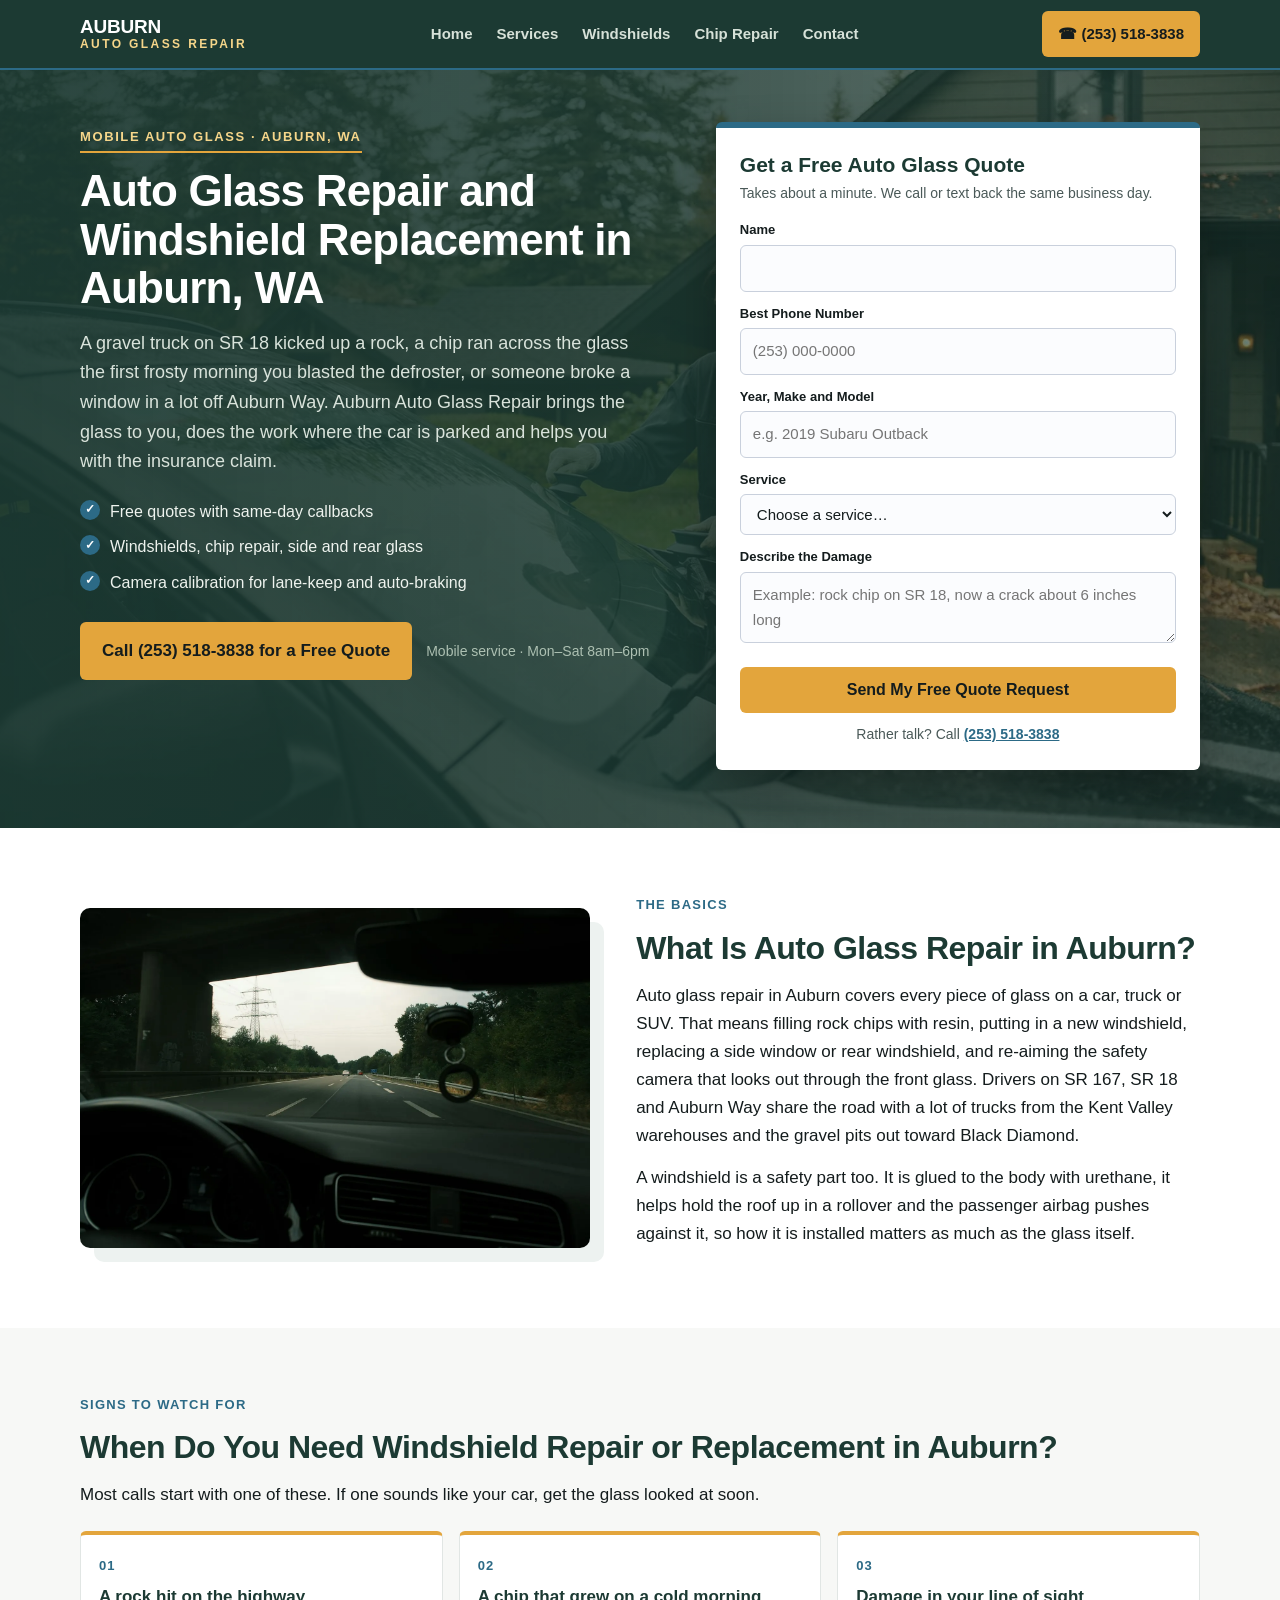
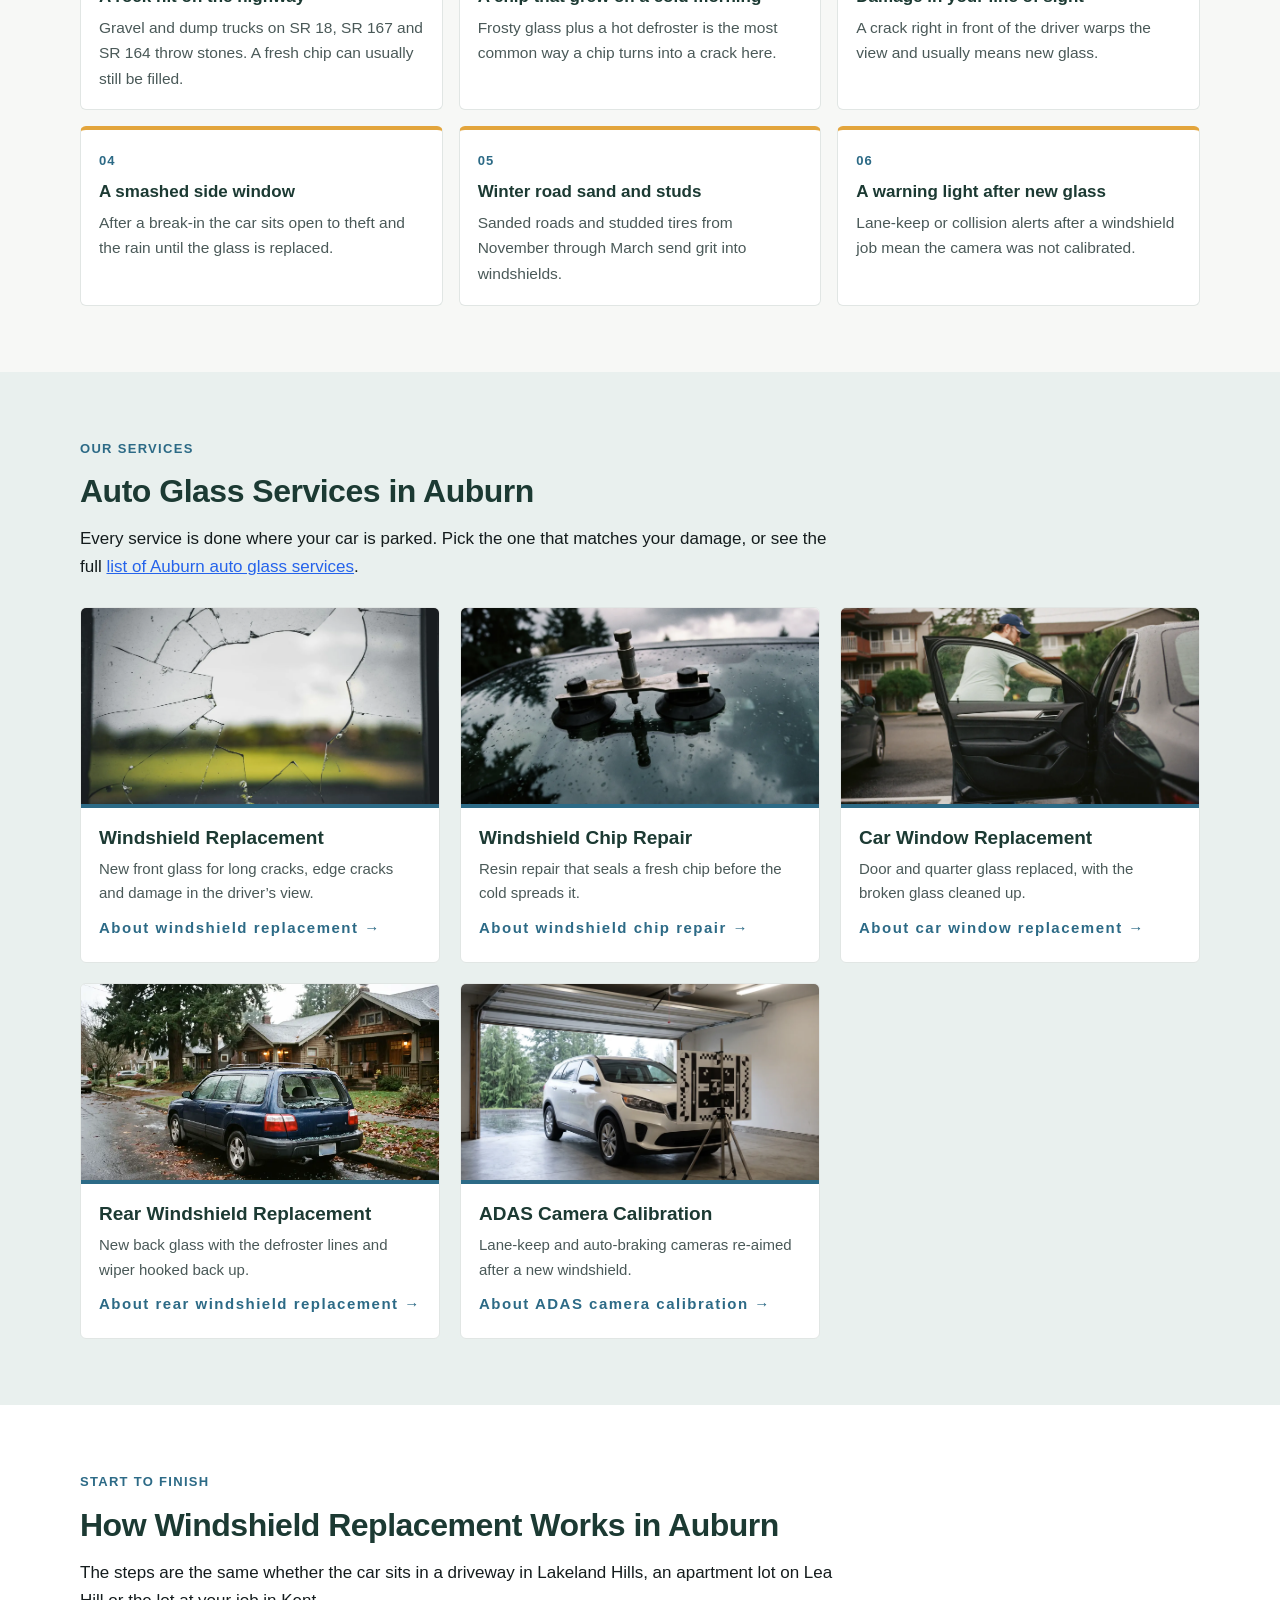
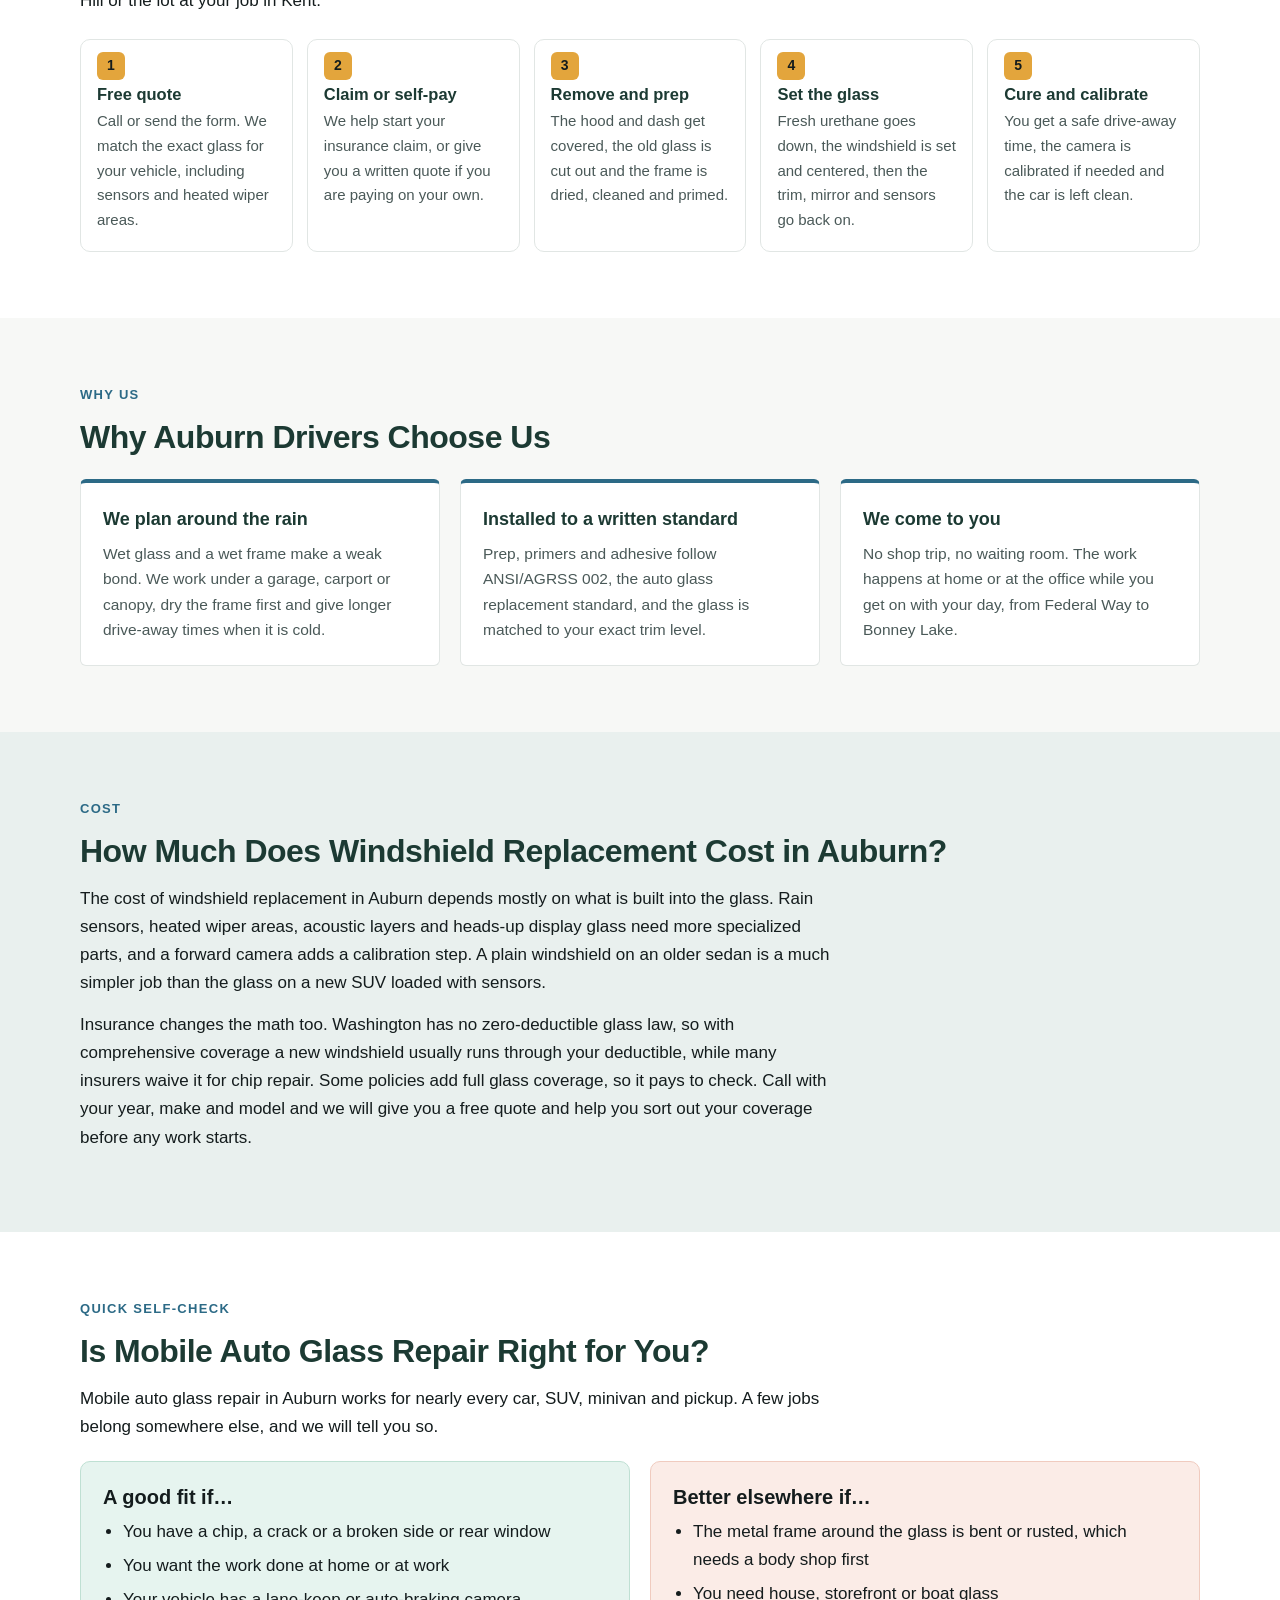
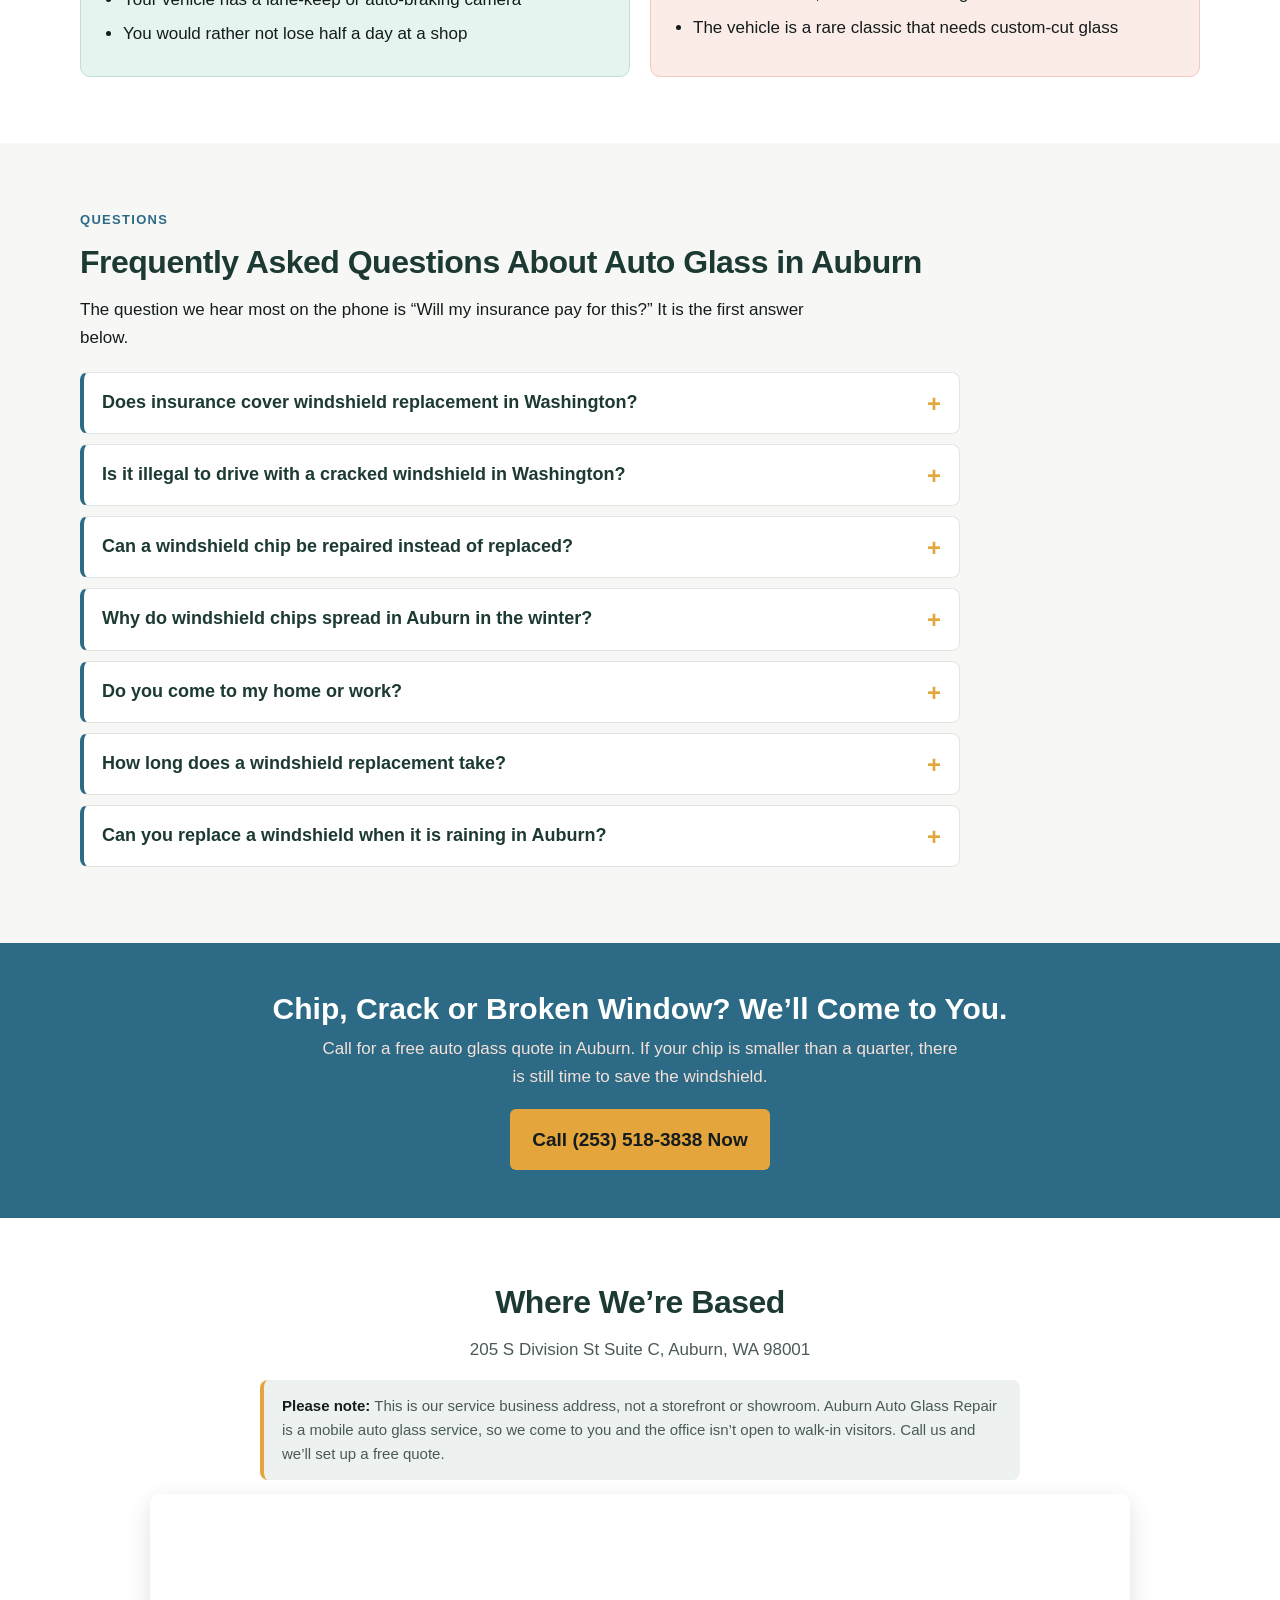
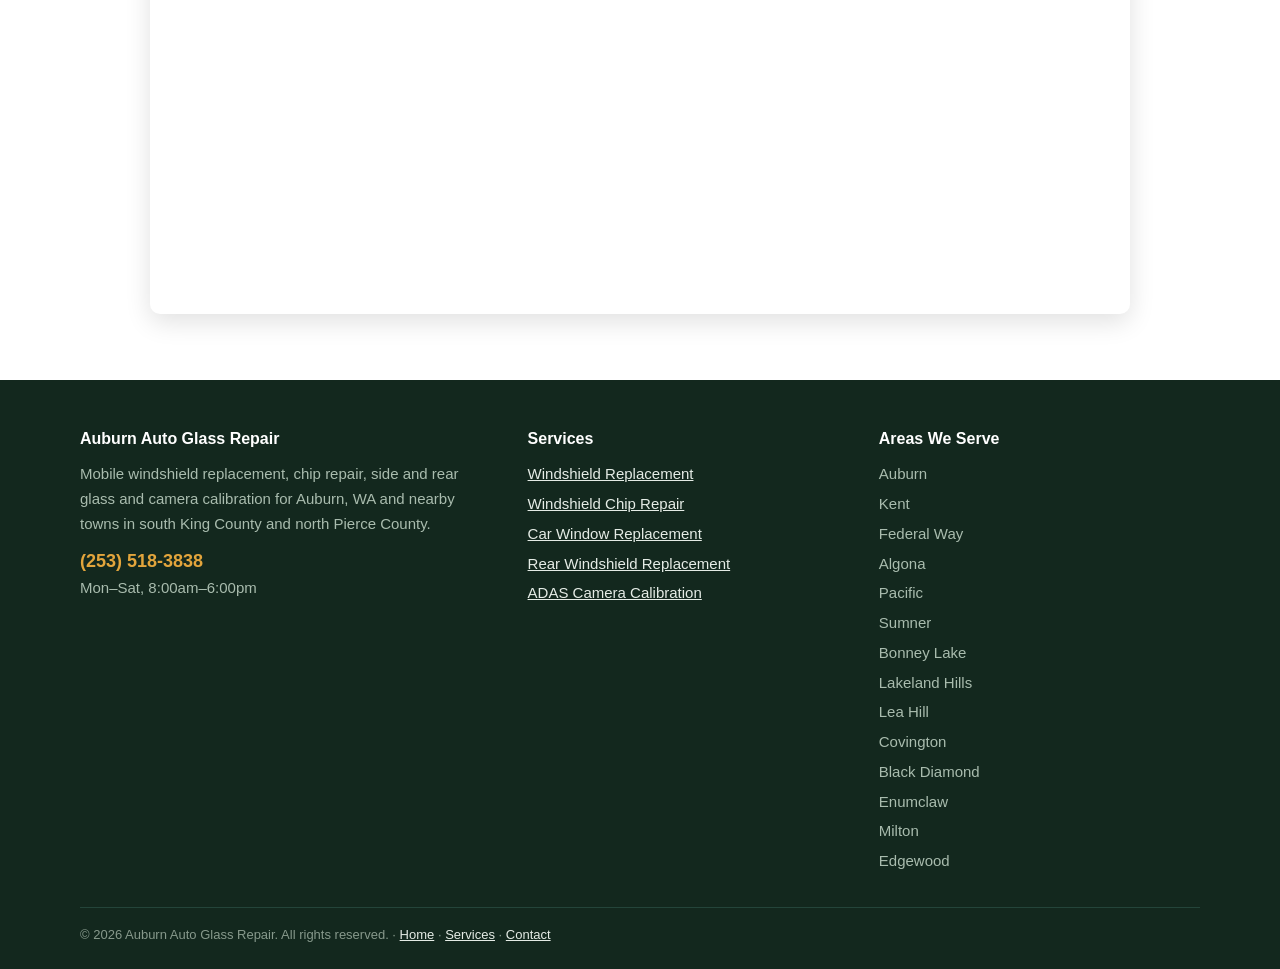
<file: index.html>
<!DOCTYPE html>
<html lang="en">
<head>
<meta charset="utf-8">
<meta name="viewport" content="width=device-width, initial-scale=1">
<title>Auto Glass Repair Auburn WA | Mobile Windshield Service</title>
<meta name="description" content="Auto glass repair and windshield replacement in Auburn, WA. Mobile chip repair, side and rear glass and ADAS calibration at your home or work.">
<link rel="canonical" href="https://www.auburnwaautoglassrepair.com/">
<meta property="og:title" content="Auto Glass Repair Auburn WA | Mobile Windshield Service">
<meta property="og:description" content="Auto glass repair and windshield replacement in Auburn, WA. Mobile chip repair, side and rear glass and ADAS calibration at your home or work.">
<meta property="og:type" content="website">
<meta property="og:url" content="https://www.auburnwaautoglassrepair.com/">
<meta property="og:image" content="https://www.auburnwaautoglassrepair.com/auburn-windshield-replacement-driveway.webp">
<link rel="stylesheet" href="styles.css">
<script type="application/ld+json">{
 "@context": "https://schema.org",
 "@type": "LocalBusiness",
 "name": "Auburn Auto Glass Repair",
 "telephone": "(253) 518-3838",
 "url": "https://www.auburnwaautoglassrepair.com/",
 "image": "https://www.auburnwaautoglassrepair.com/auburn-windshield-replacement-driveway.webp",
 "address": {
  "@type": "PostalAddress",
  "streetAddress": "205 S Division St Suite C",
  "addressLocality": "Auburn",
  "addressRegion": "WA",
  "postalCode": "98001",
  "addressCountry": "US"
 },
 "areaServed": [
  "Auburn, WA",
  "Kent, WA",
  "Federal Way, WA",
  "Algona, WA",
  "Pacific, WA",
  "Sumner, WA",
  "Bonney Lake, WA",
  "Lakeland Hills, WA",
  "Lea Hill, WA",
  "Covington, WA",
  "Black Diamond, WA",
  "Enumclaw, WA",
  "Milton, WA",
  "Edgewood, WA"
 ],
 "description": "Mobile auto glass repair and windshield replacement in Auburn, WA",
 "openingHours": "Mo-Sa 08:00-18:00"
}</script>
<script type="application/ld+json">{
 "@context": "https://schema.org",
 "@type": "FAQPage",
 "mainEntity": [
  {
   "@type": "Question",
   "name": "Does insurance cover windshield replacement in Washington?",
   "acceptedAnswer": {
    "@type": "Answer",
    "text": "Usually, if you carry comprehensive coverage. Washington has no law that waives the deductible on glass, so a new windshield normally goes through the deductible on your comprehensive coverage unless your policy adds full glass coverage. Many insurers waive the deductible on chip repair, which is a good reason to fix a chip while it is small."
   }
  },
  {
   "@type": "Question",
   "name": "Is it illegal to drive with a cracked windshield in Washington?",
   "acceptedAnswer": {
    "@type": "Answer",
    "text": "It can be. Washington law (RCW 46.37.410) requires that nothing on the windshield blocks the driver\u2019s clear view of the road, and a crack across your line of sight can get you pulled over. A small chip off to the side is rarely a problem, but a long crack in front of the driver is."
   }
  },
  {
   "@type": "Question",
   "name": "Can a windshield chip be repaired instead of replaced?",
   "acceptedAnswer": {
    "@type": "Answer",
    "text": "Often it can. A chip smaller than a quarter, or a single crack shorter than about six inches, can usually be filled with resin if it sits away from the edge and out of the driver\u2019s direct view. Tell us the size and where it is on the glass and we will say which fix fits."
   }
  },
  {
   "@type": "Question",
   "name": "Why do windshield chips spread in Auburn in the winter?",
   "acceptedAnswer": {
    "@type": "Answer",
    "text": "Cold glass and a hot defroster are the usual cause. On a frosty Auburn morning the outside of the glass is near freezing while the defroster heats the inside fast, and that pull spreads the chip. Sanded roads, studded tires from November 1 to March 31 and gravel trucks on SR 18 and SR 167 add new chips on top."
   }
  },
  {
   "@type": "Question",
   "name": "Do you come to my home or work?",
   "acceptedAnswer": {
    "@type": "Answer",
    "text": "Yes. Auburn Auto Glass Repair is a mobile service, so the technician works in your driveway, an apartment lot or the parking lot at your job. The address on this site is a service office, not a shop where you drop the car off."
   }
  },
  {
   "@type": "Question",
   "name": "How long does a windshield replacement take?",
   "acceptedAnswer": {
    "@type": "Answer",
    "text": "The install takes about an hour. After that the urethane adhesive needs roughly one to three hours before the car is safe to drive, and cold weather keeps it toward the long end. A chip repair is much quicker, usually about 30 minutes."
   }
  },
  {
   "@type": "Question",
   "name": "Can you replace a windshield when it is raining in Auburn?",
   "acceptedAnswer": {
    "@type": "Answer",
    "text": "Yes, as long as the glass and frame stay dry while the adhesive goes on. On rainy days we work in your garage, under a carport or under a canopy, and if none of those are available we pick a dry window in the forecast rather than rush the seal."
   }
  }
 ]
}</script>
</head>
<body>
<!-- NAV -->
<header class="nav">
  <div class="wrap nav-in">
    <a class="brand" href="/">Auburn<span>Auto Glass Repair</span></a>
    <ul class="links">
      <li><a href="/">Home</a></li>
      <li><a href="services.html">Services</a></li>
      <li><a href="windshield-replacement-auburn.html">Windshields</a></li>
      <li><a href="windshield-chip-repair-auburn.html">Chip Repair</a></li>
      <li><a href="contact.html">Contact</a></li>
    </ul>
    <a class="nav-call" href="tel:+12535183838">&#9742; (253) 518-3838</a>
  </div>
</header>
<!-- HERO -->
<section class="hero" style="background:linear-gradient(90deg,rgba(28,58,51,0.93) 0%,rgba(28,58,51,0.84) 50%,rgba(28,58,51,0.62) 100%),url('auburn-windshield-replacement-driveway.webp') center/cover no-repeat;">
  <div class="wrap hero-grid">
    <div>
      <span class="tag">Mobile Auto Glass &middot; Auburn, WA</span>
      <h1>Auto Glass Repair and Windshield Replacement in Auburn, WA</h1>
      <p class="lead">A gravel truck on SR 18 kicked up a rock, a chip ran across the glass the first frosty morning you blasted the defroster, or someone broke a window in a lot off Auburn Way. Auburn Auto Glass Repair brings the glass to you, does the work where the car is parked and helps you with the insurance claim.</p>
      <ul class="hero-points"><li>Free quotes with same-day callbacks</li><li>Windshields, chip repair, side and rear glass</li><li>Camera calibration for lane-keep and auto-braking</li></ul>
      <div class="call-big">
        <a class="btn btn-sun" href="tel:+12535183838">Call (253) 518-3838 for a Free Quote</a>
        <small>Mobile service &middot; Mon&ndash;Sat 8am&ndash;6pm</small>
      </div>
    </div>
    <div>
      <form class="quote" action="https://formspree.io/f/xkjroddd" method="POST">
        <h2>Get a Free Auto Glass Quote</h2>
        <p class="sub">Takes about a minute. We call or text back the same business day.</p>
        <input type="hidden" name="_subject" value="New lead - Auto Glass Auburn WA (home)">
        <div class="field"><label for="q-name">Name</label><input id="q-name" name="name" type="text" autocomplete="name" required></div>
        <div class="field"><label for="q-phone">Best Phone Number</label><input id="q-phone" name="phone" type="tel" autocomplete="tel" placeholder="(253) 000-0000" required></div>
        <div class="field"><label for="q-vehicle">Year, Make and Model</label><input id="q-vehicle" name="vehicle" type="text" placeholder="e.g. 2019 Subaru Outback"></div>
        <div class="field"><label for="q-service">Service</label><select id="q-service" name="service"><option value="">Choose a service&hellip;</option><option>Windshield Replacement</option><option>Windshield Chip Repair</option><option>Car Window Replacement</option><option>Rear Windshield Replacement</option><option>ADAS Camera Calibration</option><option>Something else / not sure</option></select></div>
        <div class="field"><label for="q-details">Describe the Damage</label><textarea id="q-details" name="details" placeholder="Example: rock chip on SR 18, now a crack about 6 inches long"></textarea></div>
        <input type="text" name="_gotcha" style="display:none" tabindex="-1" autocomplete="off">
        <button type="submit">Send My Free Quote Request</button>
        <p class="alt">Rather talk? Call <a href="tel:+12535183838">(253) 518-3838</a></p>
      </form>
    </div>
  </div>
</section>

<!-- WHAT -->
<section class="sec alt">
  <div class="wrap two">
    <img src="highway-view-through-windshield.webp" alt="Windshield repair in Auburn keeps the highway view clear" loading="lazy" width="1200" height="800">
    <div>
      <p class="kicker">The basics</p>
      <h2>What Is Auto Glass Repair in Auburn?</h2>
      <p>Auto glass repair in Auburn covers every piece of glass on a car, truck or SUV. That means filling rock chips with resin, putting in a new windshield, replacing a side window or rear windshield, and re-aiming the safety camera that looks out through the front glass. Drivers on SR 167, SR 18 and Auburn Way share the road with a lot of trucks from the Kent Valley warehouses and the gravel pits out toward Black Diamond.</p>
      <p>A windshield is a safety part too. It is glued to the body with urethane, it helps hold the roof up in a rollover and the passenger airbag pushes against it, so how it is installed matters as much as the glass itself.</p>
    </div>
  </div>
</section>

<!-- WHEN -->
<section class="sec">
  <div class="wrap">
    <p class="kicker">Signs to watch for</p>
    <h2>When Do You Need Windshield Repair or Replacement in Auburn?</h2>
    <p>Most calls start with one of these. If one sounds like your car, get the glass looked at soon.</p>
    <div class="signs"><div class="sign"><strong>A rock hit on the highway</strong><p>Gravel and dump trucks on SR 18, SR 167 and SR 164 throw stones. A fresh chip can usually still be filled.</p></div><div class="sign"><strong>A chip that grew on a cold morning</strong><p>Frosty glass plus a hot defroster is the most common way a chip turns into a crack here.</p></div><div class="sign"><strong>Damage in your line of sight</strong><p>A crack right in front of the driver warps the view and usually means new glass.</p></div><div class="sign"><strong>A smashed side window</strong><p>After a break-in the car sits open to theft and the rain until the glass is replaced.</p></div><div class="sign"><strong>Winter road sand and studs</strong><p>Sanded roads and studded tires from November through March send grit into windshields.</p></div><div class="sign"><strong>A warning light after new glass</strong><p>Lane-keep or collision alerts after a windshield job mean the camera was not calibrated.</p></div></div>
  </div>
</section>

<!-- SERVICES GRID -->
<section class="sec coq">
  <div class="wrap">
    <p class="kicker">Our services</p>
    <h2>Auto Glass Services in Auburn</h2>
    <p>Every service is done where your car is parked. Pick the one that matches your damage, or see the full <a class="body-link" href="services.html" style="color: #2563eb; text-decoration: underline;">list of Auburn auto glass services</a>.</p>
    <div class="cards"><a class="card" href="windshield-replacement-auburn.html"><img src="cracked-windshield-glass-spreading.webp" alt="Windshield replacement in Auburn for a long spreading crack" loading="lazy" width="600" height="400"><div class="cb"><h3>Windshield Replacement</h3><p>New front glass for long cracks, edge cracks and damage in the driver&rsquo;s view.</p><span class="more">About windshield replacement &rarr;</span></div></a><a class="card" href="windshield-chip-repair-auburn.html"><img src="windshield-chip-repair-tool-rain-evergreen.webp" alt="Windshield chip repair in Auburn with a resin bridge tool on wet glass" loading="lazy" width="600" height="400"><div class="cb"><h3>Windshield Chip Repair</h3><p>Resin repair that seals a fresh chip before the cold spreads it.</p><span class="more">About windshield chip repair &rarr;</span></div></a><a class="card" href="car-window-replacement-auburn.html"><img src="car-door-window-replacement-auburn-apartment.webp" alt="Car window replacement in an Auburn apartment parking lot" loading="lazy" width="600" height="400"><div class="cb"><h3>Car Window Replacement</h3><p>Door and quarter glass replaced, with the broken glass cleaned up.</p><span class="more">About car window replacement &rarr;</span></div></a><a class="card" href="rear-windshield-replacement-auburn.html"><img src="rear-windshield-shattered-auburn-street.webp" alt="Rear windshield replacement in Auburn for a shattered hatchback window" loading="lazy" width="600" height="400"><div class="cb"><h3>Rear Windshield Replacement</h3><p>New back glass with the defroster lines and wiper hooked back up.</p><span class="more">About rear windshield replacement &rarr;</span></div></a><a class="card" href="adas-calibration-auburn.html"><img src="adas-camera-calibration-garage-auburn.webp" alt="ADAS camera calibration in an Auburn home garage" loading="lazy" width="600" height="400"><div class="cb"><h3>ADAS Camera Calibration</h3><p>Lane-keep and auto-braking cameras re-aimed after a new windshield.</p><span class="more">About ADAS camera calibration &rarr;</span></div></a></div>
  </div>
</section>

<!-- HOW -->
<section class="sec alt">
  <div class="wrap">
    <p class="kicker">Start to finish</p>
    <h2>How Windshield Replacement Works in Auburn</h2>
    <p>The steps are the same whether the car sits in a driveway in Lakeland Hills, an apartment lot on Lea Hill or the lot at your job in Kent.</p>
    <ol class="steps">
      <li data-n="1"><strong>Free quote</strong><p>Call or send the form. We match the exact glass for your vehicle, including sensors and heated wiper areas.</p></li>
      <li data-n="2"><strong>Claim or self-pay</strong><p>We help start your insurance claim, or give you a written quote if you are paying on your own.</p></li>
      <li data-n="3"><strong>Remove and prep</strong><p>The hood and dash get covered, the old glass is cut out and the frame is dried, cleaned and primed.</p></li>
      <li data-n="4"><strong>Set the glass</strong><p>Fresh urethane goes down, the windshield is set and centered, then the trim, mirror and sensors go back on.</p></li>
      <li data-n="5"><strong>Cure and calibrate</strong><p>You get a safe drive-away time, the camera is calibrated if needed and the car is left clean.</p></li>
    </ol>
  </div>
</section>

<!-- WHY -->
<section class="sec">
  <div class="wrap">
    <p class="kicker">Why us</p>
    <h2>Why Auburn Drivers Choose Us</h2>
    <div class="why">
      <div><strong>We plan around the rain</strong><p>Wet glass and a wet frame make a weak bond. We work under a garage, carport or canopy, dry the frame first and give longer drive-away times when it is cold.</p></div>
      <div><strong>Installed to a written standard</strong><p>Prep, primers and adhesive follow ANSI/AGRSS 002, the auto glass replacement standard, and the glass is matched to your exact trim level.</p></div>
      <div><strong>We come to you</strong><p>No shop trip, no waiting room. The work happens at home or at the office while you get on with your day, from Federal Way to Bonney Lake.</p></div>
    </div>
  </div>
</section>

<!-- COST -->
<section class="sec coq">
  <div class="wrap">
    <p class="kicker">Cost</p>
    <h2>How Much Does Windshield Replacement Cost in Auburn?</h2>
    <p>The cost of windshield replacement in Auburn depends mostly on what is built into the glass. Rain sensors, heated wiper areas, acoustic layers and heads-up display glass need more specialized parts, and a forward camera adds a calibration step. A plain windshield on an older sedan is a much simpler job than the glass on a new SUV loaded with sensors.</p>
    <p>Insurance changes the math too. Washington has no zero-deductible glass law, so with comprehensive coverage a new windshield usually runs through your deductible, while many insurers waive it for chip repair. Some policies add full glass coverage, so it pays to check. Call with your year, make and model and we will give you a free quote and help you sort out your coverage before any work starts.</p>
  </div>
</section>

<!-- FIT -->
<section class="sec alt">
  <div class="wrap">
    <p class="kicker">Quick self-check</p>
    <h2>Is Mobile Auto Glass Repair Right for You?</h2>
    <p>Mobile auto glass repair in Auburn works for nearly every car, SUV, minivan and pickup. A few jobs belong somewhere else, and we will tell you so.</p>
    <div class="fit">
      <div class="yes"><h3>A good fit if&hellip;</h3><ul><li>You have a chip, a crack or a broken side or rear window</li><li>You want the work done at home or at work</li><li>Your vehicle has a lane-keep or auto-braking camera</li><li>You would rather not lose half a day at a shop</li></ul></div>
      <div class="no"><h3>Better elsewhere if&hellip;</h3><ul><li>The metal frame around the glass is bent or rusted, which needs a body shop first</li><li>You need house, storefront or boat glass</li><li>The vehicle is a rare classic that needs custom-cut glass</li></ul></div>
    </div>
  </div>
</section>

<!-- FAQ -->
<section class="sec">
  <div class="wrap">
    <p class="kicker">Questions</p>
    <h2>Frequently Asked Questions About Auto Glass in Auburn</h2>
    <p>The question we hear most on the phone is &ldquo;Will my insurance pay for this?&rdquo; It is the first answer below.</p>
    <div class="faq"><details><summary><h3>Does insurance cover windshield replacement in Washington?</h3></summary><div class="ans"><p>Usually, if you carry comprehensive coverage. Washington has no law that waives the deductible on glass, so a new windshield normally goes through the deductible on your comprehensive coverage unless your policy adds full glass coverage. Many insurers waive the deductible on chip repair, which is a good reason to fix a chip while it is small.</p></div></details><details><summary><h3>Is it illegal to drive with a cracked windshield in Washington?</h3></summary><div class="ans"><p>It can be. Washington law (RCW 46.37.410) requires that nothing on the windshield blocks the driver&rsquo;s clear view of the road, and a crack across your line of sight can get you pulled over. A small chip off to the side is rarely a problem, but a long crack in front of the driver is.</p></div></details><details><summary><h3>Can a windshield chip be repaired instead of replaced?</h3></summary><div class="ans"><p>Often it can. A chip smaller than a quarter, or a single crack shorter than about six inches, can usually be filled with resin if it sits away from the edge and out of the driver&rsquo;s direct view. Tell us the size and where it is on the glass and we will say which fix fits.</p></div></details><details><summary><h3>Why do windshield chips spread in Auburn in the winter?</h3></summary><div class="ans"><p>Cold glass and a hot defroster are the usual cause. On a frosty Auburn morning the outside of the glass is near freezing while the defroster heats the inside fast, and that pull spreads the chip. Sanded roads, studded tires from November 1 to March 31 and gravel trucks on SR 18 and SR 167 add new chips on top.</p></div></details><details><summary><h3>Do you come to my home or work?</h3></summary><div class="ans"><p>Yes. Auburn Auto Glass Repair is a mobile service, so the technician works in your driveway, an apartment lot or the parking lot at your job. The address on this site is a service office, not a shop where you drop the car off.</p></div></details><details><summary><h3>How long does a windshield replacement take?</h3></summary><div class="ans"><p>The install takes about an hour. After that the urethane adhesive needs roughly one to three hours before the car is safe to drive, and cold weather keeps it toward the long end. A chip repair is much quicker, usually about 30 minutes.</p></div></details><details><summary><h3>Can you replace a windshield when it is raining in Auburn?</h3></summary><div class="ans"><p>Yes, as long as the glass and frame stay dry while the adhesive goes on. On rainy days we work in your garage, under a carport or under a canopy, and if none of those are available we pick a dry window in the forecast rather than rush the seal.</p></div></details></div>
  </div>
</section>
<!-- CTA -->
<section class="cta">
  <div class="wrap">
    <h2>Chip, Crack or Broken Window? We&rsquo;ll Come to You.</h2>
    <p>Call for a free auto glass quote in Auburn. If your chip is smaller than a quarter, there is still time to save the windshield.</p>
    <a class="btn btn-pine" href="tel:+12535183838">Call (253) 518-3838 Now</a>
  </div>
</section>

<!-- MAP / LOCATION -->
<section class="sec alt">
  <div class="wrap" style="text-align:center;">
    <h2>Where We&rsquo;re Based</h2>
    <p style="margin:0 auto 16px;color:var(--muted);">205 S Division St Suite C, Auburn, WA 98001</p>
    <p class="note"><strong style="color:var(--ink);">Please note:</strong> This is our service business address, not a storefront or showroom. Auburn Auto Glass Repair is a mobile auto glass service, so we come to you and the office isn&rsquo;t open to walk-in visitors. Call us and we&rsquo;ll set up a free quote.</p>
    <div class="mapbox">
      <iframe title="Map to Auburn Auto Glass Repair service address, 205 S Division St Suite C, Auburn, WA 98001" src="https://www.google.com/maps?q=205%20S%20Division%20St%20Suite%20C%2C%20Auburn%2C%20WA%2098001&amp;output=embed" loading="lazy" referrerpolicy="no-referrer-when-downgrade" allowfullscreen></iframe>
    </div>
  </div>
</section>
<!-- FOOTER -->
<footer class="foot">
  <div class="wrap">
    <div class="foot-grid">
      <div>
        <h4>Auburn Auto Glass Repair</h4>
        <p>Mobile windshield replacement, chip repair, side and rear glass and camera calibration for Auburn, WA and nearby towns in south King County and north Pierce County.</p>
        <p style="margin-top:10px;"><a class="tel" href="tel:+12535183838">(253) 518-3838</a></p>
        <p>Mon&ndash;Sat, 8:00am&ndash;6:00pm</p>
      </div>
      <div>
        <h4>Services</h4>
        <ul><li><a href="windshield-replacement-auburn.html">Windshield Replacement</a></li><li><a href="windshield-chip-repair-auburn.html">Windshield Chip Repair</a></li><li><a href="car-window-replacement-auburn.html">Car Window Replacement</a></li><li><a href="rear-windshield-replacement-auburn.html">Rear Windshield Replacement</a></li><li><a href="adas-calibration-auburn.html">ADAS Camera Calibration</a></li></ul>
      </div>
      <div>
        <h4>Areas We Serve</h4>
        <ul><li>Auburn</li><li>Kent</li><li>Federal Way</li><li>Algona</li><li>Pacific</li><li>Sumner</li><li>Bonney Lake</li><li>Lakeland Hills</li><li>Lea Hill</li><li>Covington</li><li>Black Diamond</li><li>Enumclaw</li><li>Milton</li><li>Edgewood</li></ul>
      </div>
    </div>
    <p class="copy">&copy; 2026 Auburn Auto Glass Repair. All rights reserved. &middot; <a href="/">Home</a> &middot; <a href="services.html">Services</a> &middot; <a href="contact.html">Contact</a></p>
  </div>
</footer>
</body>
</html>
</file>
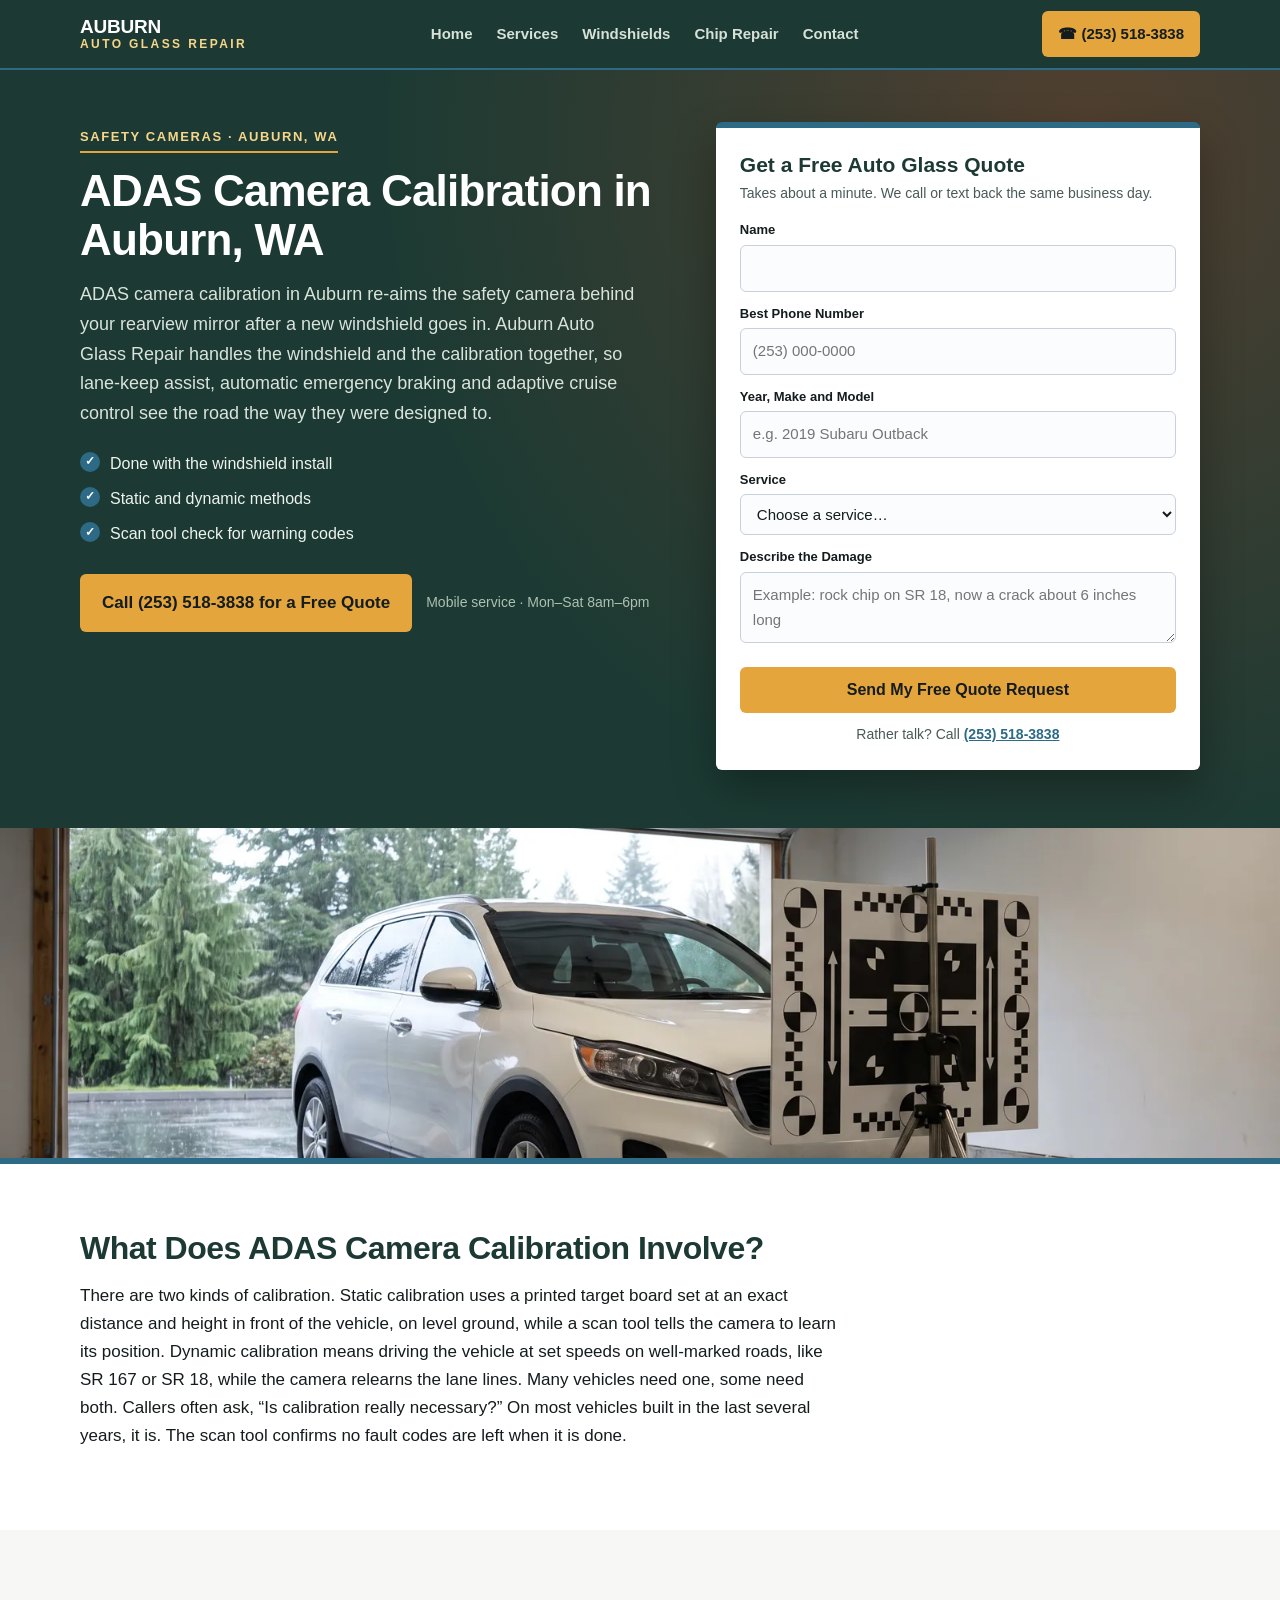
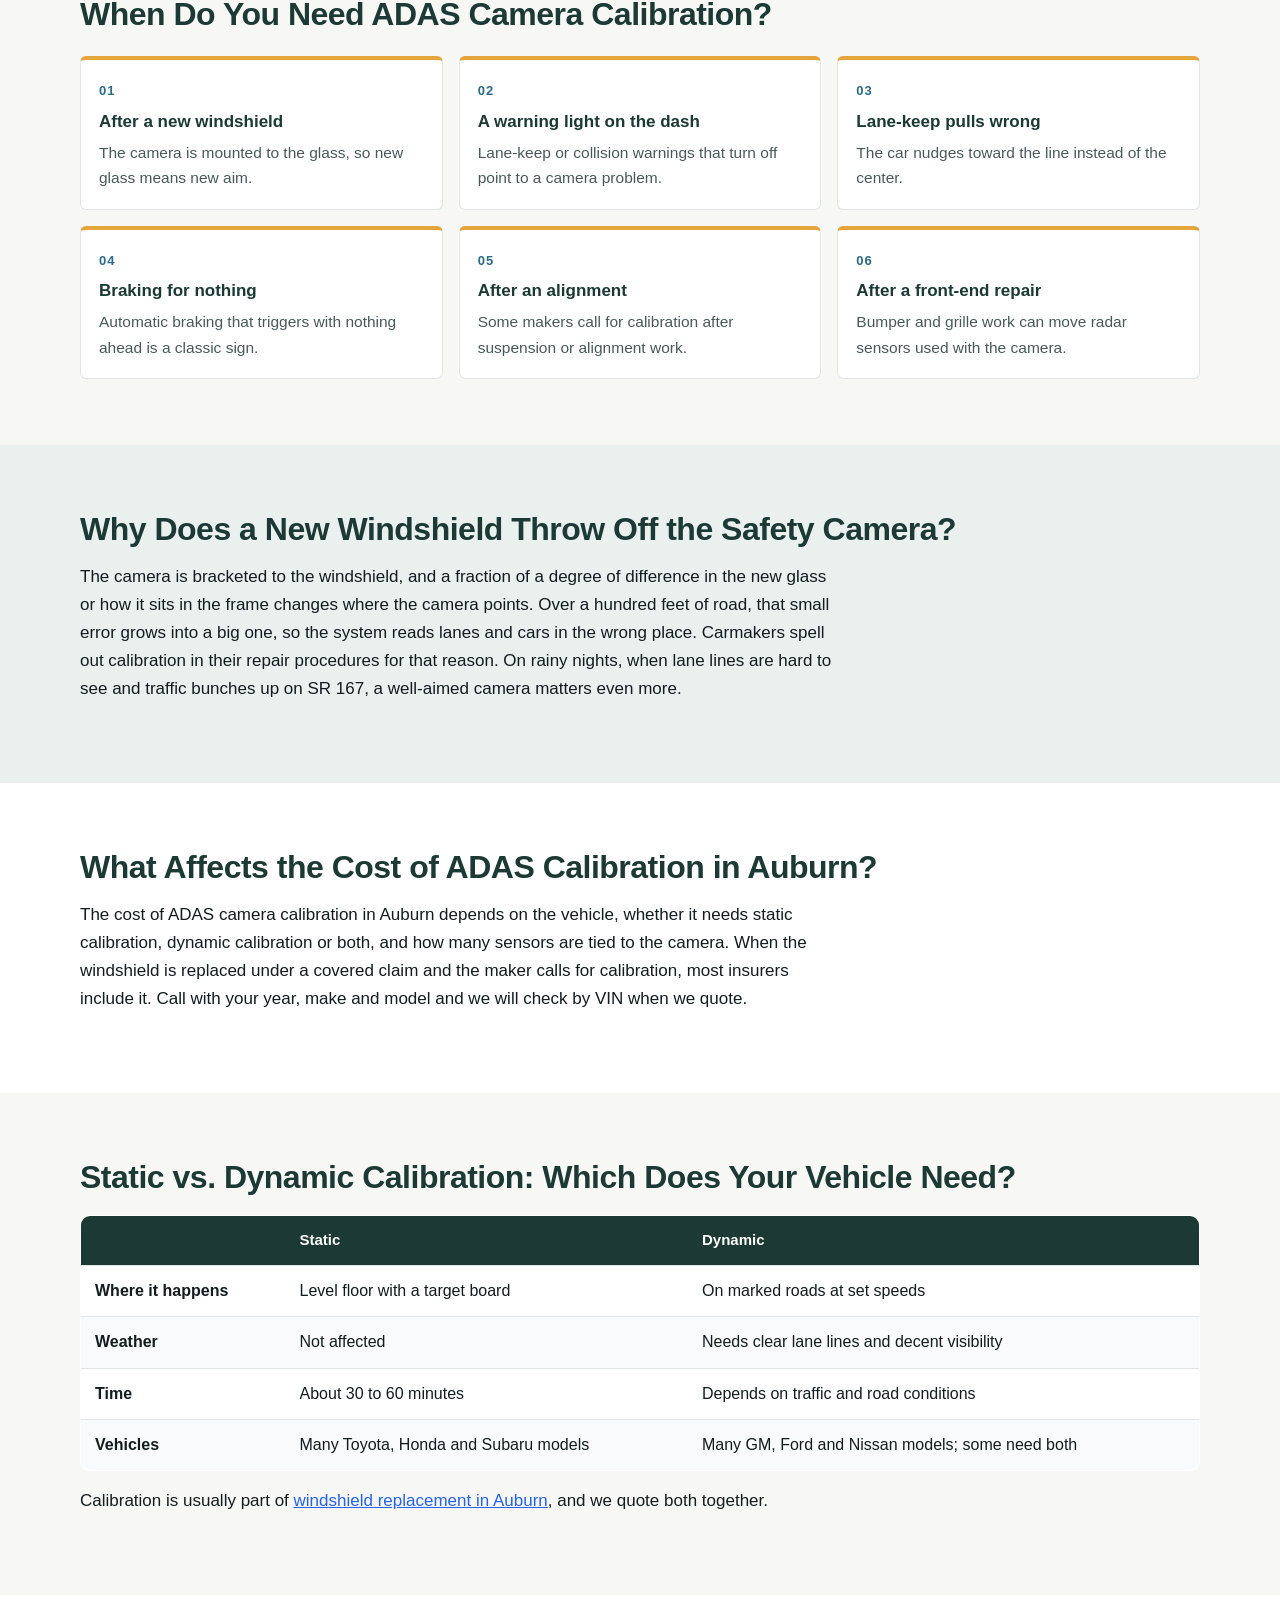
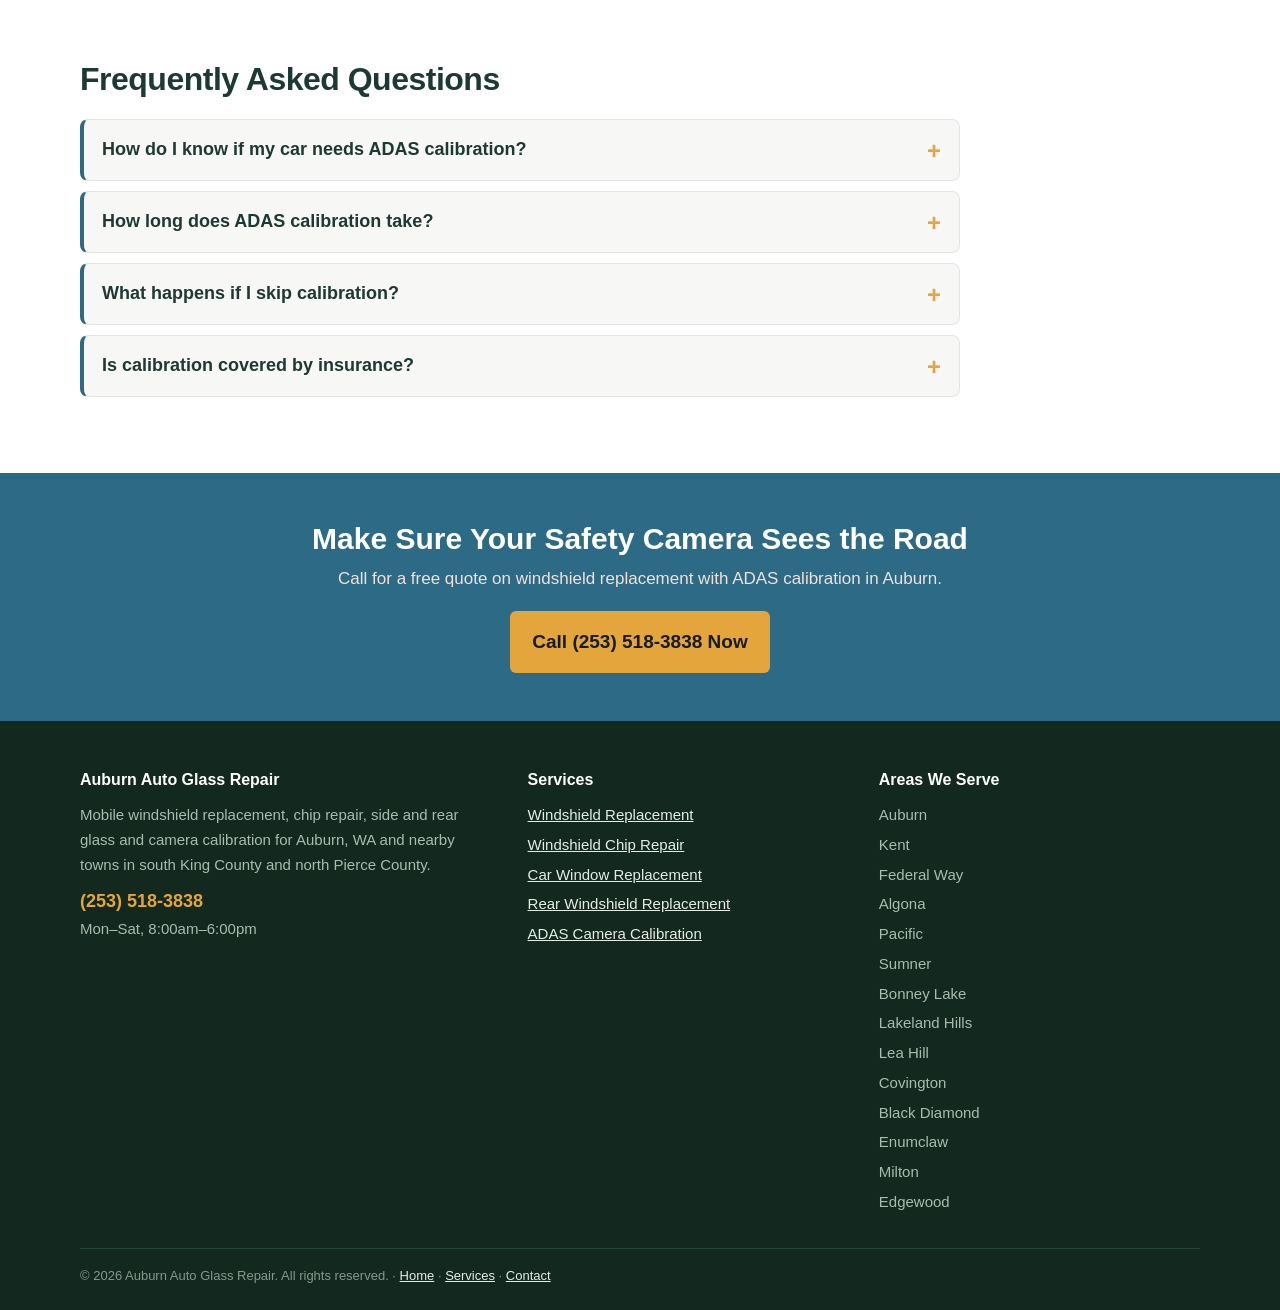
<file: adas-calibration-auburn.html>
<!DOCTYPE html>
<html lang="en">
<head>
<meta charset="utf-8">
<meta name="viewport" content="width=device-width, initial-scale=1">
<title>ADAS Camera Calibration in Auburn, WA | Mobile</title>
<meta name="description" content="ADAS camera calibration in Auburn, WA after windshield replacement. Lane-keep, auto-braking and adaptive cruise cameras re-aimed correctly.">
<link rel="canonical" href="https://www.auburnwaautoglassrepair.com/adas-calibration-auburn.html">
<meta property="og:title" content="ADAS Camera Calibration in Auburn, WA | Mobile">
<meta property="og:description" content="ADAS camera calibration in Auburn, WA after windshield replacement. Lane-keep, auto-braking and adaptive cruise cameras re-aimed correctly.">
<meta property="og:type" content="website">
<meta property="og:url" content="https://www.auburnwaautoglassrepair.com/adas-calibration-auburn.html">
<meta property="og:image" content="https://www.auburnwaautoglassrepair.com/adas-camera-calibration-garage-auburn.webp">
<link rel="stylesheet" href="styles.css">
<script type="application/ld+json">{
 "@context": "https://schema.org",
 "@type": "LocalBusiness",
 "name": "Auburn Auto Glass Repair",
 "telephone": "(253) 518-3838",
 "url": "https://www.auburnwaautoglassrepair.com/",
 "image": "https://www.auburnwaautoglassrepair.com/auburn-windshield-replacement-driveway.webp",
 "address": {
  "@type": "PostalAddress",
  "streetAddress": "205 S Division St Suite C",
  "addressLocality": "Auburn",
  "addressRegion": "WA",
  "postalCode": "98001",
  "addressCountry": "US"
 },
 "areaServed": [
  "Auburn, WA",
  "Kent, WA",
  "Federal Way, WA",
  "Algona, WA",
  "Pacific, WA",
  "Sumner, WA",
  "Bonney Lake, WA",
  "Lakeland Hills, WA",
  "Lea Hill, WA",
  "Covington, WA",
  "Black Diamond, WA",
  "Enumclaw, WA",
  "Milton, WA",
  "Edgewood, WA"
 ],
 "description": "ADAS Camera Calibration in Auburn, WA",
 "openingHours": "Mo-Sa 08:00-18:00"
}</script>
<script type="application/ld+json">{
 "@context": "https://schema.org",
 "@type": "FAQPage",
 "mainEntity": [
  {
   "@type": "Question",
   "name": "How do I know if my car needs ADAS calibration?",
   "acceptedAnswer": {
    "@type": "Answer",
    "text": "If your vehicle has lane-keep assist, lane departure warning, automatic emergency braking or adaptive cruise, and the camera sits behind the rearview mirror, it almost always needs calibration after a new windshield. We check by VIN when we quote."
   }
  },
  {
   "@type": "Question",
   "name": "How long does ADAS calibration take?",
   "acceptedAnswer": {
    "@type": "Answer",
    "text": "Most calibrations take 30 minutes to an hour after the windshield is installed. Dynamic calibrations also depend on traffic, rain and road conditions."
   }
  },
  {
   "@type": "Question",
   "name": "What happens if I skip calibration?",
   "acceptedAnswer": {
    "@type": "Answer",
    "text": "The safety systems may work poorly or not at all. Warnings can come late, the car may brake for no reason, or lane-keep can steer you toward the line instead of away from it. Having the car brake hard for nothing on SR 167 is scary."
   }
  },
  {
   "@type": "Question",
   "name": "Is calibration covered by insurance?",
   "acceptedAnswer": {
    "@type": "Answer",
    "text": "When the windshield is replaced under a covered claim and the vehicle requires calibration, most insurers include it. We confirm with your insurer before the work."
   }
  }
 ]
}</script>
</head>
<body>
<!-- NAV -->
<header class="nav">
  <div class="wrap nav-in">
    <a class="brand" href="/">Auburn<span>Auto Glass Repair</span></a>
    <ul class="links">
      <li><a href="/">Home</a></li>
      <li><a href="services.html">Services</a></li>
      <li><a href="windshield-replacement-auburn.html">Windshields</a></li>
      <li><a href="windshield-chip-repair-auburn.html">Chip Repair</a></li>
      <li><a href="contact.html">Contact</a></li>
    </ul>
    <a class="nav-call" href="tel:+12535183838">&#9742; (253) 518-3838</a>
  </div>
</header>
<!-- HERO -->
<section class="hero">
  <div class="wrap hero-grid">
    <div>
      <span class="tag">Safety Cameras &middot; Auburn, WA</span>
      <h1>ADAS Camera Calibration in Auburn, WA</h1>
      <p class="lead">ADAS camera calibration in Auburn re-aims the safety camera behind your rearview mirror after a new windshield goes in. Auburn Auto Glass Repair handles the windshield and the calibration together, so lane-keep assist, automatic emergency braking and adaptive cruise control see the road the way they were designed to.</p>
      <ul class="hero-points"><li>Done with the windshield install</li><li>Static and dynamic methods</li><li>Scan tool check for warning codes</li></ul>
      <div class="call-big">
        <a class="btn btn-sun" href="tel:+12535183838">Call (253) 518-3838 for a Free Quote</a>
        <small>Mobile service &middot; Mon&ndash;Sat 8am&ndash;6pm</small>
      </div>
    </div>
    <div>
      <form class="quote" action="https://formspree.io/f/xkjroddd" method="POST">
        <h2>Get a Free Auto Glass Quote</h2>
        <p class="sub">Takes about a minute. We call or text back the same business day.</p>
        <input type="hidden" name="_subject" value="New lead - Auto Glass Auburn WA (ADAS Camera Calibration)">
        <div class="field"><label for="q-name">Name</label><input id="q-name" name="name" type="text" autocomplete="name" required></div>
        <div class="field"><label for="q-phone">Best Phone Number</label><input id="q-phone" name="phone" type="tel" autocomplete="tel" placeholder="(253) 000-0000" required></div>
        <div class="field"><label for="q-vehicle">Year, Make and Model</label><input id="q-vehicle" name="vehicle" type="text" placeholder="e.g. 2019 Subaru Outback"></div>
        <div class="field"><label for="q-service">Service</label><select id="q-service" name="service"><option value="">Choose a service&hellip;</option><option>Windshield Replacement</option><option>Windshield Chip Repair</option><option>Car Window Replacement</option><option>Rear Windshield Replacement</option><option>ADAS Camera Calibration</option><option>Something else / not sure</option></select></div>
        <div class="field"><label for="q-details">Describe the Damage</label><textarea id="q-details" name="details" placeholder="Example: rock chip on SR 18, now a crack about 6 inches long"></textarea></div>
        <input type="text" name="_gotcha" style="display:none" tabindex="-1" autocomplete="off">
        <button type="submit">Send My Free Quote Request</button>
        <p class="alt">Rather talk? Call <a href="tel:+12535183838">(253) 518-3838</a></p>
      </form>
    </div>
  </div>
</section>
<div class="band short"><img src="adas-camera-calibration-garage-auburn.webp" alt="ADAS camera calibration in Auburn with a target board in front of an SUV" width="1600" height="900"></div>

<section class="sec alt">
  <div class="wrap">
    <h2>What Does ADAS Camera Calibration Involve?</h2>
    <p>There are two kinds of calibration. Static calibration uses a printed target board set at an exact distance and height in front of the vehicle, on level ground, while a scan tool tells the camera to learn its position. Dynamic calibration means driving the vehicle at set speeds on well-marked roads, like SR 167 or SR 18, while the camera relearns the lane lines. Many vehicles need one, some need both. Callers often ask, &ldquo;Is calibration really necessary?&rdquo; On most vehicles built in the last several years, it is. The scan tool confirms no fault codes are left when it is done.</p>
  </div>
</section>

<section class="sec">
  <div class="wrap">
    <h2>When Do You Need ADAS Camera Calibration?</h2>
    <div class="signs"><div class="sign"><strong>After a new windshield</strong><p>The camera is mounted to the glass, so new glass means new aim.</p></div><div class="sign"><strong>A warning light on the dash</strong><p>Lane-keep or collision warnings that turn off point to a camera problem.</p></div><div class="sign"><strong>Lane-keep pulls wrong</strong><p>The car nudges toward the line instead of the center.</p></div><div class="sign"><strong>Braking for nothing</strong><p>Automatic braking that triggers with nothing ahead is a classic sign.</p></div><div class="sign"><strong>After an alignment</strong><p>Some makers call for calibration after suspension or alignment work.</p></div><div class="sign"><strong>After a front-end repair</strong><p>Bumper and grille work can move radar sensors used with the camera.</p></div></div>
  </div>
</section>

<section class="sec coq">
  <div class="wrap">
    <h2>Why Does a New Windshield Throw Off the Safety Camera?</h2>
    <p>The camera is bracketed to the windshield, and a fraction of a degree of difference in the new glass or how it sits in the frame changes where the camera points. Over a hundred feet of road, that small error grows into a big one, so the system reads lanes and cars in the wrong place. Carmakers spell out calibration in their repair procedures for that reason. On rainy nights, when lane lines are hard to see and traffic bunches up on SR 167, a well-aimed camera matters even more.</p>
  </div>
</section>

<section class="sec alt">
  <div class="wrap">
    <h2>What Affects the Cost of ADAS Calibration in Auburn?</h2>
    <p>The cost of ADAS camera calibration in Auburn depends on the vehicle, whether it needs static calibration, dynamic calibration or both, and how many sensors are tied to the camera. When the windshield is replaced under a covered claim and the maker calls for calibration, most insurers include it. Call with your year, make and model and we will check by VIN when we quote.</p>
  </div>
</section>

<section class="sec">
  <div class="wrap">
    <h2>Static vs. Dynamic Calibration: Which Does Your Vehicle Need?</h2>
    <table class="cmp"><thead><tr><th></th><th>Static</th><th>Dynamic</th></tr></thead><tbody><tr><td><strong>Where it happens</strong></td><td>Level floor with a target board</td><td>On marked roads at set speeds</td></tr><tr><td><strong>Weather</strong></td><td>Not affected</td><td>Needs clear lane lines and decent visibility</td></tr><tr><td><strong>Time</strong></td><td>About 30 to 60 minutes</td><td>Depends on traffic and road conditions</td></tr><tr><td><strong>Vehicles</strong></td><td>Many Toyota, Honda and Subaru models</td><td>Many GM, Ford and Nissan models; some need both</td></tr></tbody></table>
    <p style="margin-top:16px;">Calibration is usually part of <a class="body-link" href="windshield-replacement-auburn.html" style="color: #2563eb; text-decoration: underline;">windshield replacement in Auburn</a>, and we quote both together.</p>
  </div>
</section>

<section class="sec alt">
  <div class="wrap">
    <h2>Frequently Asked Questions</h2>
    <div class="faq"><details><summary><h3>How do I know if my car needs ADAS calibration?</h3></summary><div class="ans"><p>If your vehicle has lane-keep assist, lane departure warning, automatic emergency braking or adaptive cruise, and the camera sits behind the rearview mirror, it almost always needs calibration after a new windshield. We check by VIN when we quote.</p></div></details><details><summary><h3>How long does ADAS calibration take?</h3></summary><div class="ans"><p>Most calibrations take 30 minutes to an hour after the windshield is installed. Dynamic calibrations also depend on traffic, rain and road conditions.</p></div></details><details><summary><h3>What happens if I skip calibration?</h3></summary><div class="ans"><p>The safety systems may work poorly or not at all. Warnings can come late, the car may brake for no reason, or lane-keep can steer you toward the line instead of away from it. Having the car brake hard for nothing on SR 167 is scary.</p></div></details><details><summary><h3>Is calibration covered by insurance?</h3></summary><div class="ans"><p>When the windshield is replaced under a covered claim and the vehicle requires calibration, most insurers include it. We confirm with your insurer before the work.</p></div></details></div>
  </div>
</section>
<!-- CTA -->
<section class="cta">
  <div class="wrap">
    <h2>Make Sure Your Safety Camera Sees the Road</h2>
    <p>Call for a free quote on windshield replacement with ADAS calibration in Auburn.</p>
    <a class="btn btn-pine" href="tel:+12535183838">Call (253) 518-3838 Now</a>
  </div>
</section>
<!-- FOOTER -->
<footer class="foot">
  <div class="wrap">
    <div class="foot-grid">
      <div>
        <h4>Auburn Auto Glass Repair</h4>
        <p>Mobile windshield replacement, chip repair, side and rear glass and camera calibration for Auburn, WA and nearby towns in south King County and north Pierce County.</p>
        <p style="margin-top:10px;"><a class="tel" href="tel:+12535183838">(253) 518-3838</a></p>
        <p>Mon&ndash;Sat, 8:00am&ndash;6:00pm</p>
      </div>
      <div>
        <h4>Services</h4>
        <ul><li><a href="windshield-replacement-auburn.html">Windshield Replacement</a></li><li><a href="windshield-chip-repair-auburn.html">Windshield Chip Repair</a></li><li><a href="car-window-replacement-auburn.html">Car Window Replacement</a></li><li><a href="rear-windshield-replacement-auburn.html">Rear Windshield Replacement</a></li><li><a href="adas-calibration-auburn.html">ADAS Camera Calibration</a></li></ul>
      </div>
      <div>
        <h4>Areas We Serve</h4>
        <ul><li>Auburn</li><li>Kent</li><li>Federal Way</li><li>Algona</li><li>Pacific</li><li>Sumner</li><li>Bonney Lake</li><li>Lakeland Hills</li><li>Lea Hill</li><li>Covington</li><li>Black Diamond</li><li>Enumclaw</li><li>Milton</li><li>Edgewood</li></ul>
      </div>
    </div>
    <p class="copy">&copy; 2026 Auburn Auto Glass Repair. All rights reserved. &middot; <a href="/">Home</a> &middot; <a href="services.html">Services</a> &middot; <a href="contact.html">Contact</a></p>
  </div>
</footer>
</body>
</html>
</file>
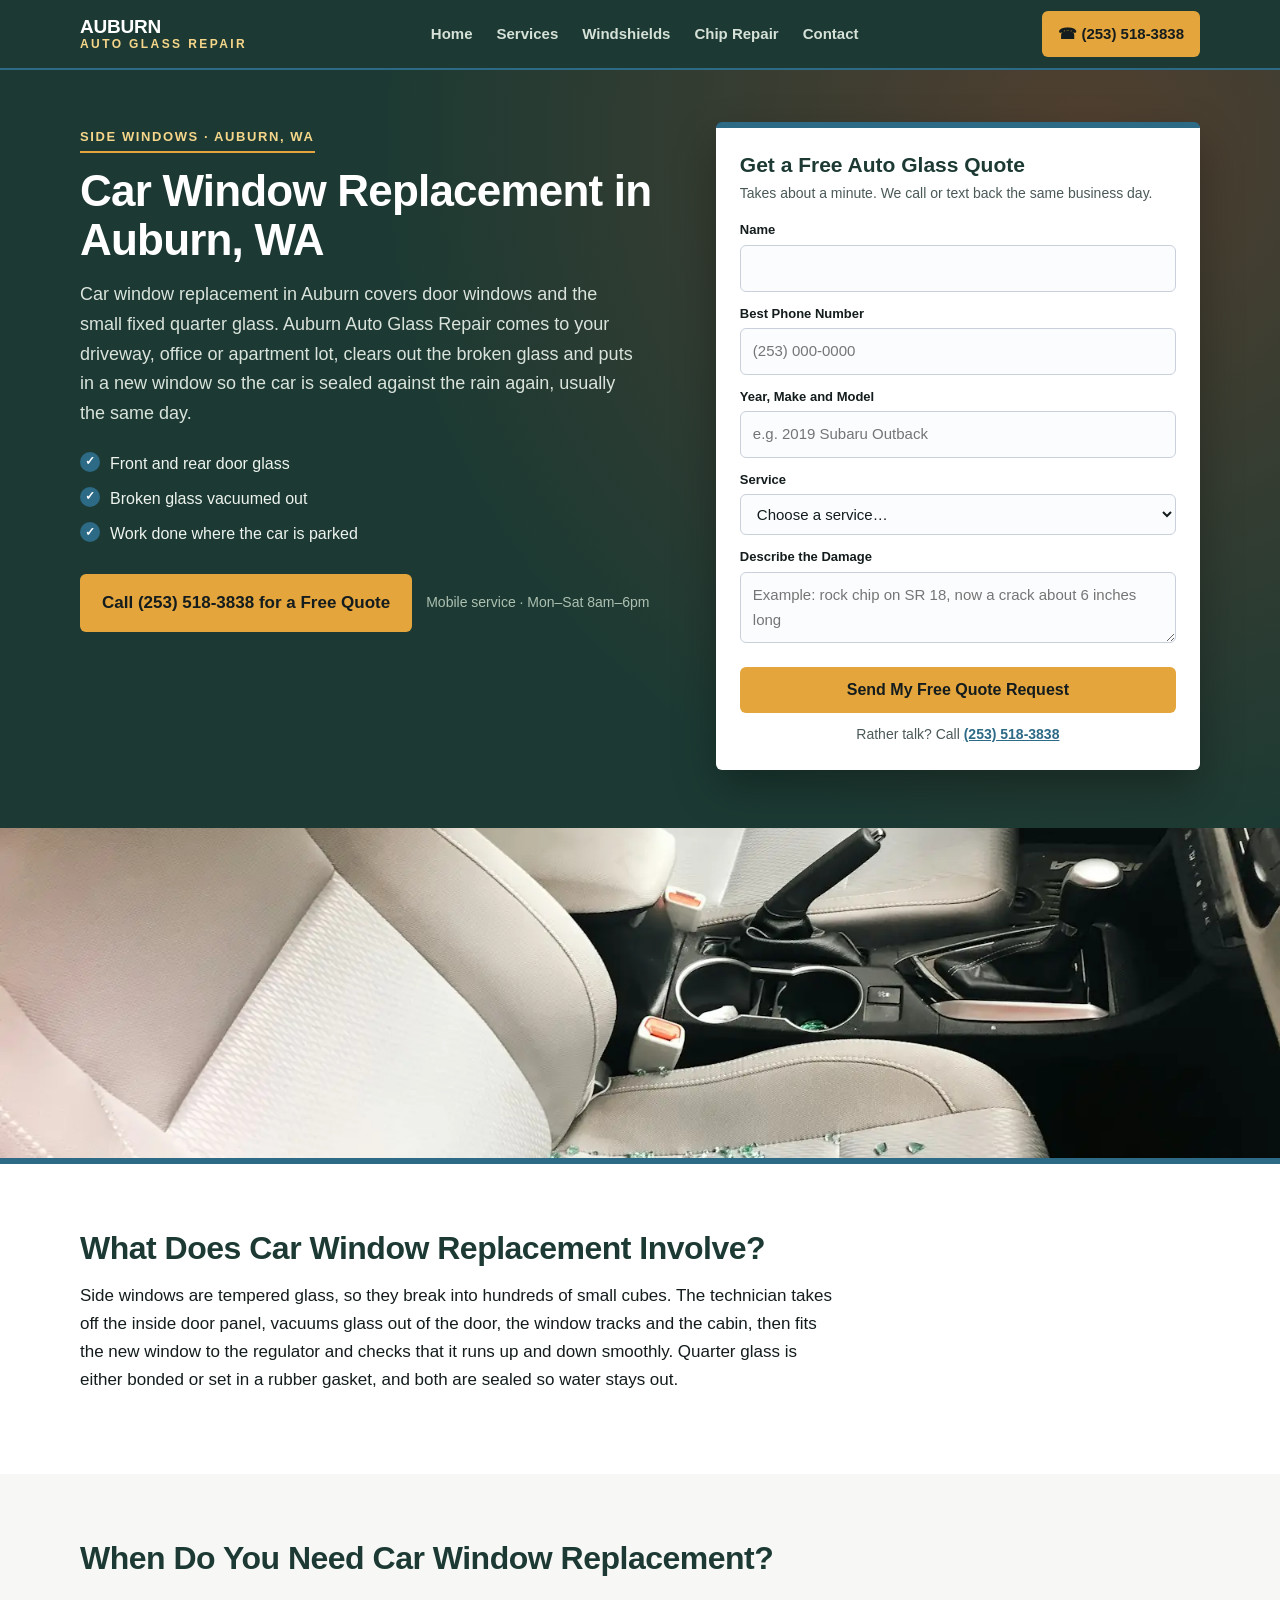
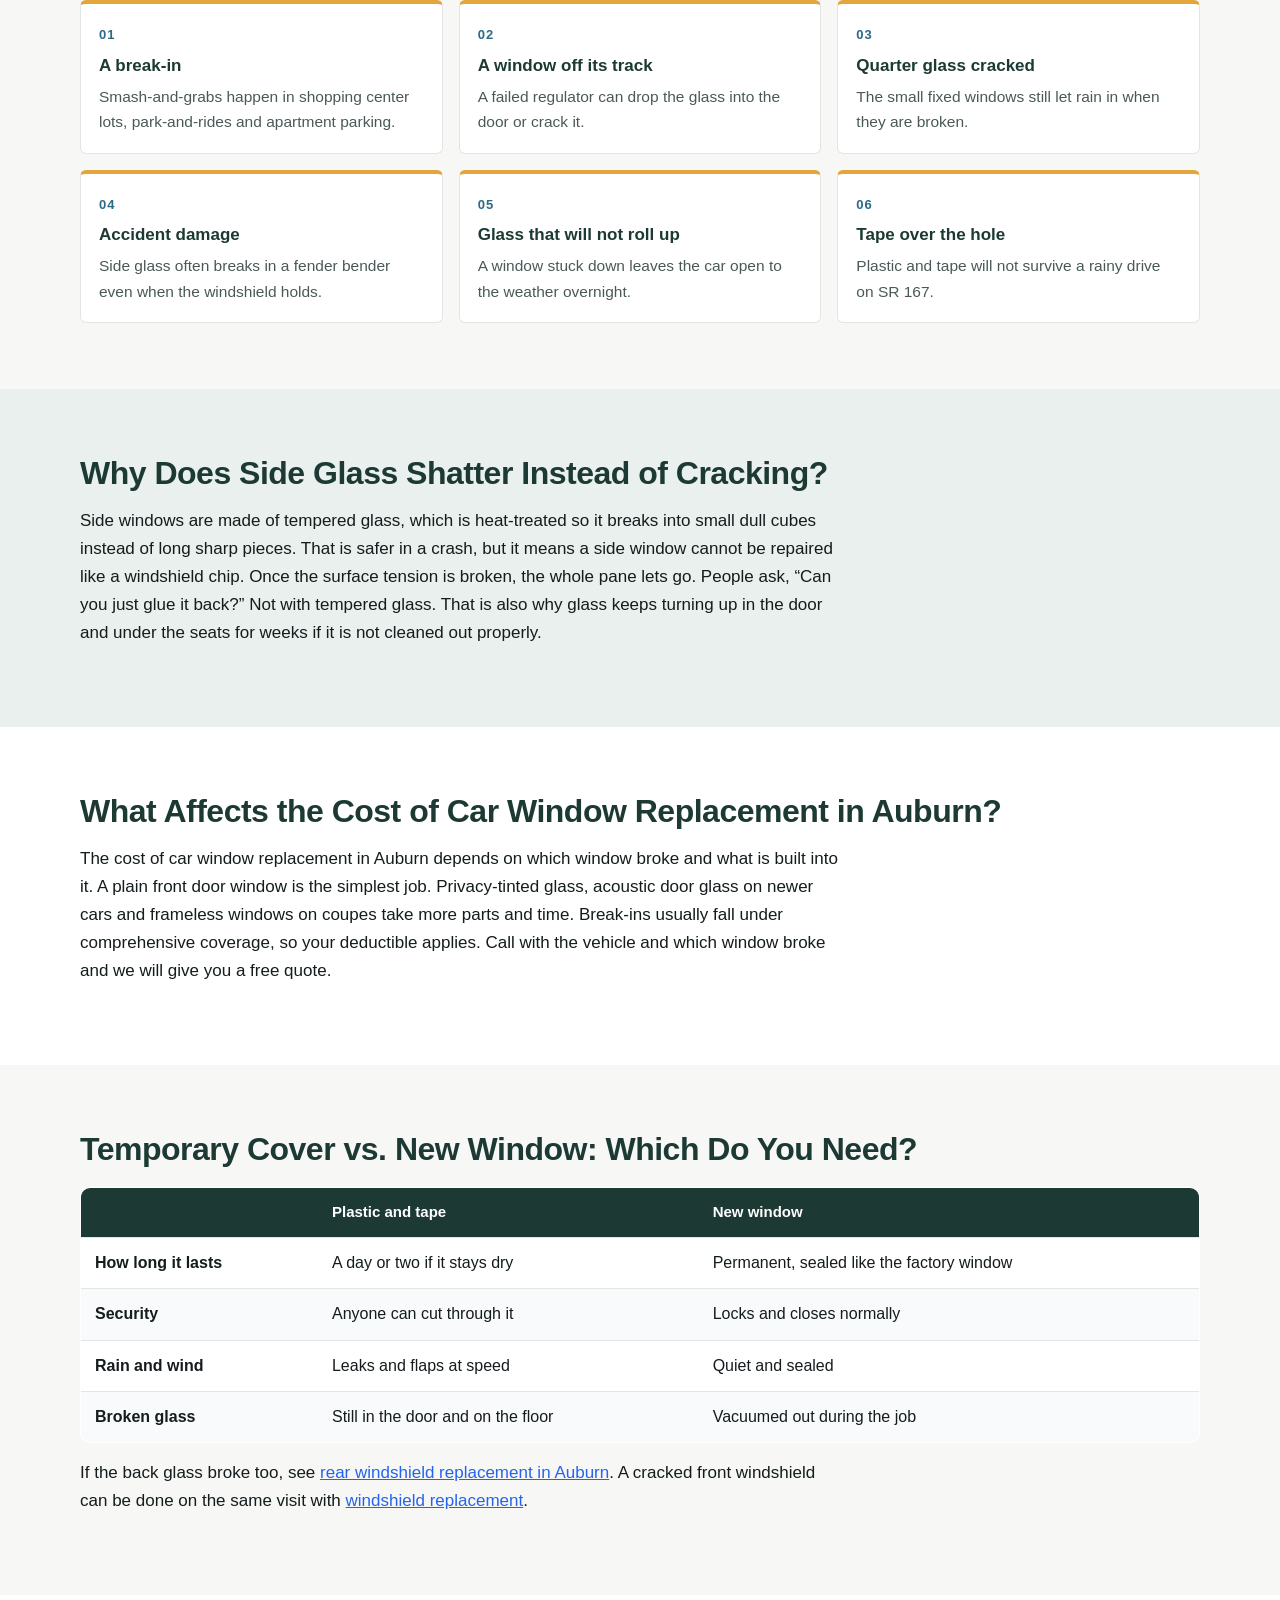
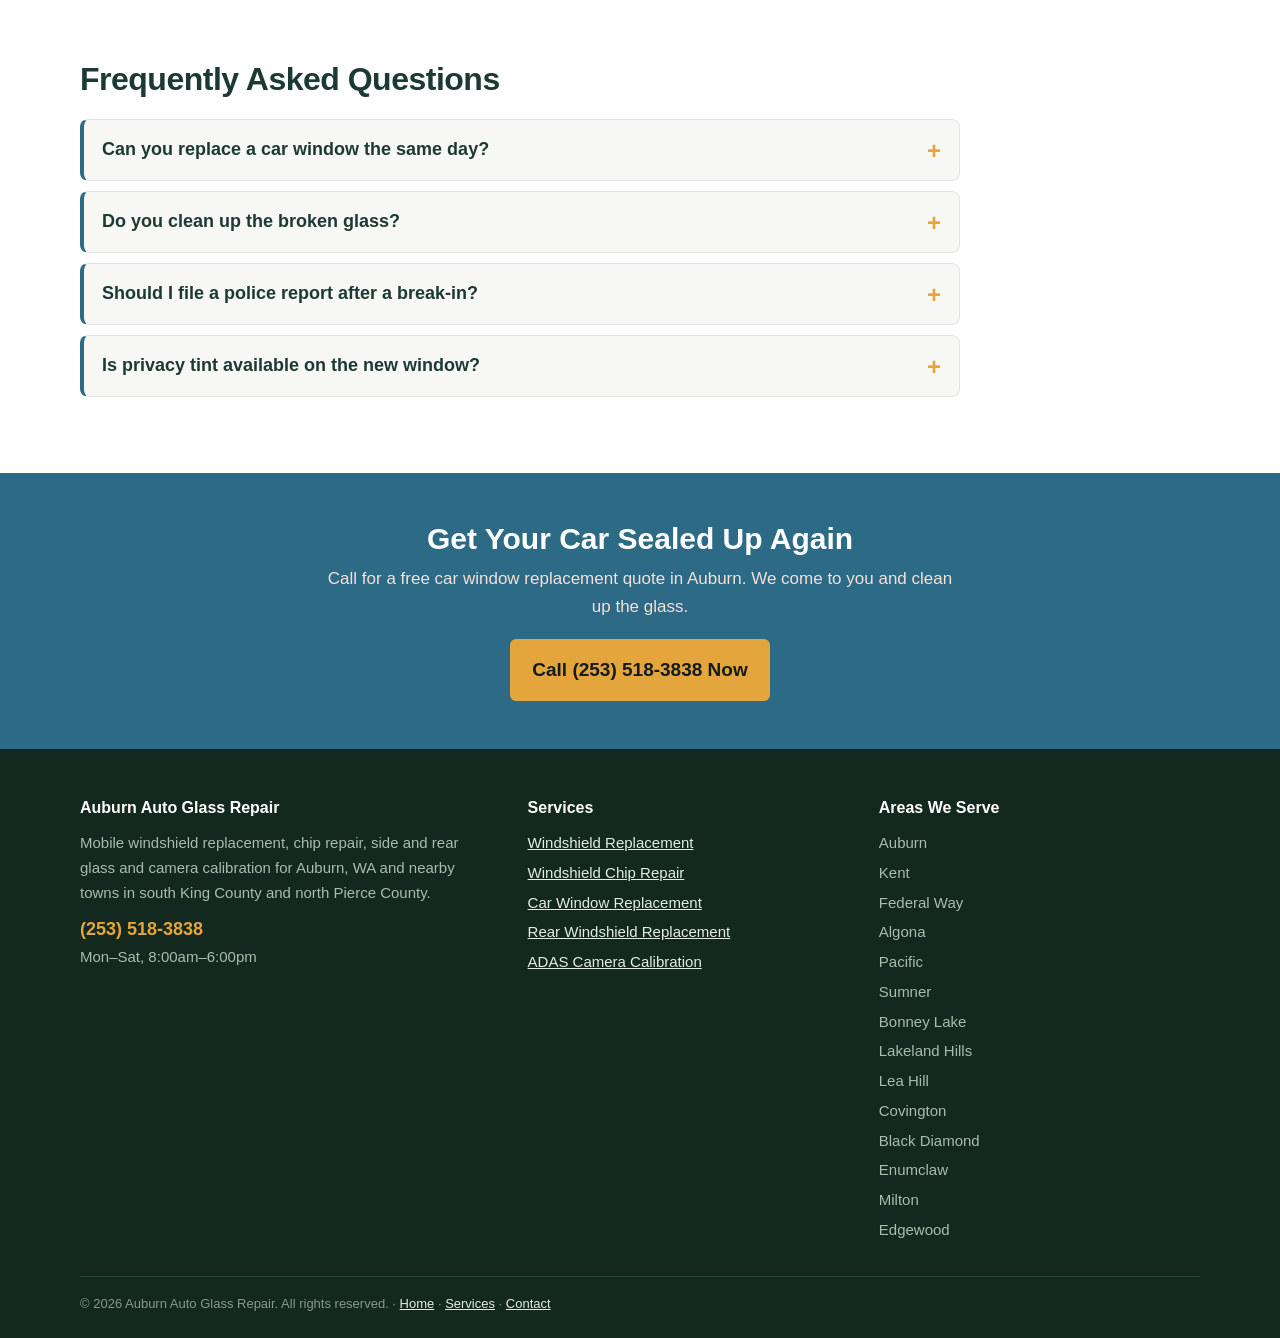
<file: car-window-replacement-auburn.html>
<!DOCTYPE html>
<html lang="en">
<head>
<meta charset="utf-8">
<meta name="viewport" content="width=device-width, initial-scale=1">
<title>Car Window Replacement in Auburn, WA | Mobile Service</title>
<meta name="description" content="Car window replacement in Auburn, WA. Door and quarter glass replaced at your home or work, with the broken glass cleaned out of the car.">
<link rel="canonical" href="https://www.auburnwaautoglassrepair.com/car-window-replacement-auburn.html">
<meta property="og:title" content="Car Window Replacement in Auburn, WA | Mobile Service">
<meta property="og:description" content="Car window replacement in Auburn, WA. Door and quarter glass replaced at your home or work, with the broken glass cleaned out of the car.">
<meta property="og:type" content="website">
<meta property="og:url" content="https://www.auburnwaautoglassrepair.com/car-window-replacement-auburn.html">
<meta property="og:image" content="https://www.auburnwaautoglassrepair.com/broken-car-window-glass-on-seat.webp">
<link rel="stylesheet" href="styles.css">
<script type="application/ld+json">{
 "@context": "https://schema.org",
 "@type": "LocalBusiness",
 "name": "Auburn Auto Glass Repair",
 "telephone": "(253) 518-3838",
 "url": "https://www.auburnwaautoglassrepair.com/",
 "image": "https://www.auburnwaautoglassrepair.com/auburn-windshield-replacement-driveway.webp",
 "address": {
  "@type": "PostalAddress",
  "streetAddress": "205 S Division St Suite C",
  "addressLocality": "Auburn",
  "addressRegion": "WA",
  "postalCode": "98001",
  "addressCountry": "US"
 },
 "areaServed": [
  "Auburn, WA",
  "Kent, WA",
  "Federal Way, WA",
  "Algona, WA",
  "Pacific, WA",
  "Sumner, WA",
  "Bonney Lake, WA",
  "Lakeland Hills, WA",
  "Lea Hill, WA",
  "Covington, WA",
  "Black Diamond, WA",
  "Enumclaw, WA",
  "Milton, WA",
  "Edgewood, WA"
 ],
 "description": "Car Window Replacement in Auburn, WA",
 "openingHours": "Mo-Sa 08:00-18:00"
}</script>
<script type="application/ld+json">{
 "@context": "https://schema.org",
 "@type": "FAQPage",
 "mainEntity": [
  {
   "@type": "Question",
   "name": "Can you replace a car window the same day?",
   "acceptedAnswer": {
    "@type": "Answer",
    "text": "Often yes, as long as the glass for your vehicle is in stock nearby. Common door windows usually are. Less common quarter glass may take a day or two to arrive."
   }
  },
  {
   "@type": "Question",
   "name": "Do you clean up the broken glass?",
   "acceptedAnswer": {
    "@type": "Answer",
    "text": "Yes. The technician vacuums glass out of the door, the window track, the seats and the floor. Tempered glass hides in seat seams, so it is worth doing properly."
   }
  },
  {
   "@type": "Question",
   "name": "Should I file a police report after a break-in?",
   "acceptedAnswer": {
    "@type": "Answer",
    "text": "Many insurers ask for one with a break-in claim, and it helps if anything was stolen. The Auburn Police Department takes non-emergency reports, and we can still replace the window before the claim is settled."
   }
  },
  {
   "@type": "Question",
   "name": "Is privacy tint available on the new window?",
   "acceptedAnswer": {
    "@type": "Answer",
    "text": "Factory privacy glass is ordered to match your other windows. Washington limits how dark front side window tint can be, so we match factory glass rather than add dark film."
   }
  }
 ]
}</script>
</head>
<body>
<!-- NAV -->
<header class="nav">
  <div class="wrap nav-in">
    <a class="brand" href="/">Auburn<span>Auto Glass Repair</span></a>
    <ul class="links">
      <li><a href="/">Home</a></li>
      <li><a href="services.html">Services</a></li>
      <li><a href="windshield-replacement-auburn.html">Windshields</a></li>
      <li><a href="windshield-chip-repair-auburn.html">Chip Repair</a></li>
      <li><a href="contact.html">Contact</a></li>
    </ul>
    <a class="nav-call" href="tel:+12535183838">&#9742; (253) 518-3838</a>
  </div>
</header>
<!-- HERO -->
<section class="hero">
  <div class="wrap hero-grid">
    <div>
      <span class="tag">Side Windows &middot; Auburn, WA</span>
      <h1>Car Window Replacement in Auburn, WA</h1>
      <p class="lead">Car window replacement in Auburn covers door windows and the small fixed quarter glass. Auburn Auto Glass Repair comes to your driveway, office or apartment lot, clears out the broken glass and puts in a new window so the car is sealed against the rain again, usually the same day.</p>
      <ul class="hero-points"><li>Front and rear door glass</li><li>Broken glass vacuumed out</li><li>Work done where the car is parked</li></ul>
      <div class="call-big">
        <a class="btn btn-sun" href="tel:+12535183838">Call (253) 518-3838 for a Free Quote</a>
        <small>Mobile service &middot; Mon&ndash;Sat 8am&ndash;6pm</small>
      </div>
    </div>
    <div>
      <form class="quote" action="https://formspree.io/f/xkjroddd" method="POST">
        <h2>Get a Free Auto Glass Quote</h2>
        <p class="sub">Takes about a minute. We call or text back the same business day.</p>
        <input type="hidden" name="_subject" value="New lead - Auto Glass Auburn WA (Car Window Replacement)">
        <div class="field"><label for="q-name">Name</label><input id="q-name" name="name" type="text" autocomplete="name" required></div>
        <div class="field"><label for="q-phone">Best Phone Number</label><input id="q-phone" name="phone" type="tel" autocomplete="tel" placeholder="(253) 000-0000" required></div>
        <div class="field"><label for="q-vehicle">Year, Make and Model</label><input id="q-vehicle" name="vehicle" type="text" placeholder="e.g. 2019 Subaru Outback"></div>
        <div class="field"><label for="q-service">Service</label><select id="q-service" name="service"><option value="">Choose a service&hellip;</option><option>Windshield Replacement</option><option>Windshield Chip Repair</option><option>Car Window Replacement</option><option>Rear Windshield Replacement</option><option>ADAS Camera Calibration</option><option>Something else / not sure</option></select></div>
        <div class="field"><label for="q-details">Describe the Damage</label><textarea id="q-details" name="details" placeholder="Example: rock chip on SR 18, now a crack about 6 inches long"></textarea></div>
        <input type="text" name="_gotcha" style="display:none" tabindex="-1" autocomplete="off">
        <button type="submit">Send My Free Quote Request</button>
        <p class="alt">Rather talk? Call <a href="tel:+12535183838">(253) 518-3838</a></p>
      </form>
    </div>
  </div>
</section>
<div class="band short"><img src="broken-car-window-glass-on-seat.webp" alt="Car window replacement in Auburn after side glass shattered onto the seat" width="1600" height="900"></div>

<section class="sec alt">
  <div class="wrap">
    <h2>What Does Car Window Replacement Involve?</h2>
    <p>Side windows are tempered glass, so they break into hundreds of small cubes. The technician takes off the inside door panel, vacuums glass out of the door, the window tracks and the cabin, then fits the new window to the regulator and checks that it runs up and down smoothly. Quarter glass is either bonded or set in a rubber gasket, and both are sealed so water stays out.</p>
  </div>
</section>

<section class="sec">
  <div class="wrap">
    <h2>When Do You Need Car Window Replacement?</h2>
    <div class="signs"><div class="sign"><strong>A break-in</strong><p>Smash-and-grabs happen in shopping center lots, park-and-rides and apartment parking.</p></div><div class="sign"><strong>A window off its track</strong><p>A failed regulator can drop the glass into the door or crack it.</p></div><div class="sign"><strong>Quarter glass cracked</strong><p>The small fixed windows still let rain in when they are broken.</p></div><div class="sign"><strong>Accident damage</strong><p>Side glass often breaks in a fender bender even when the windshield holds.</p></div><div class="sign"><strong>Glass that will not roll up</strong><p>A window stuck down leaves the car open to the weather overnight.</p></div><div class="sign"><strong>Tape over the hole</strong><p>Plastic and tape will not survive a rainy drive on SR 167.</p></div></div>
  </div>
</section>

<section class="sec coq">
  <div class="wrap">
    <h2>Why Does Side Glass Shatter Instead of Cracking?</h2>
    <p>Side windows are made of tempered glass, which is heat-treated so it breaks into small dull cubes instead of long sharp pieces. That is safer in a crash, but it means a side window cannot be repaired like a windshield chip. Once the surface tension is broken, the whole pane lets go. People ask, &ldquo;Can you just glue it back?&rdquo; Not with tempered glass. That is also why glass keeps turning up in the door and under the seats for weeks if it is not cleaned out properly.</p>
  </div>
</section>

<section class="sec alt">
  <div class="wrap">
    <h2>What Affects the Cost of Car Window Replacement in Auburn?</h2>
    <p>The cost of car window replacement in Auburn depends on which window broke and what is built into it. A plain front door window is the simplest job. Privacy-tinted glass, acoustic door glass on newer cars and frameless windows on coupes take more parts and time. Break-ins usually fall under comprehensive coverage, so your deductible applies. Call with the vehicle and which window broke and we will give you a free quote.</p>
  </div>
</section>

<section class="sec">
  <div class="wrap">
    <h2>Temporary Cover vs. New Window: Which Do You Need?</h2>
    <table class="cmp"><thead><tr><th></th><th>Plastic and tape</th><th>New window</th></tr></thead><tbody><tr><td><strong>How long it lasts</strong></td><td>A day or two if it stays dry</td><td>Permanent, sealed like the factory window</td></tr><tr><td><strong>Security</strong></td><td>Anyone can cut through it</td><td>Locks and closes normally</td></tr><tr><td><strong>Rain and wind</strong></td><td>Leaks and flaps at speed</td><td>Quiet and sealed</td></tr><tr><td><strong>Broken glass</strong></td><td>Still in the door and on the floor</td><td>Vacuumed out during the job</td></tr></tbody></table>
    <p style="margin-top:16px;">If the back glass broke too, see <a class="body-link" href="rear-windshield-replacement-auburn.html" style="color: #2563eb; text-decoration: underline;">rear windshield replacement in Auburn</a>. A cracked front windshield can be done on the same visit with <a class="body-link" href="windshield-replacement-auburn.html" style="color: #2563eb; text-decoration: underline;">windshield replacement</a>.</p>
  </div>
</section>

<section class="sec alt">
  <div class="wrap">
    <h2>Frequently Asked Questions</h2>
    <div class="faq"><details><summary><h3>Can you replace a car window the same day?</h3></summary><div class="ans"><p>Often yes, as long as the glass for your vehicle is in stock nearby. Common door windows usually are. Less common quarter glass may take a day or two to arrive.</p></div></details><details><summary><h3>Do you clean up the broken glass?</h3></summary><div class="ans"><p>Yes. The technician vacuums glass out of the door, the window track, the seats and the floor. Tempered glass hides in seat seams, so it is worth doing properly.</p></div></details><details><summary><h3>Should I file a police report after a break-in?</h3></summary><div class="ans"><p>Many insurers ask for one with a break-in claim, and it helps if anything was stolen. The Auburn Police Department takes non-emergency reports, and we can still replace the window before the claim is settled.</p></div></details><details><summary><h3>Is privacy tint available on the new window?</h3></summary><div class="ans"><p>Factory privacy glass is ordered to match your other windows. Washington limits how dark front side window tint can be, so we match factory glass rather than add dark film.</p></div></details></div>
  </div>
</section>
<!-- CTA -->
<section class="cta">
  <div class="wrap">
    <h2>Get Your Car Sealed Up Again</h2>
    <p>Call for a free car window replacement quote in Auburn. We come to you and clean up the glass.</p>
    <a class="btn btn-pine" href="tel:+12535183838">Call (253) 518-3838 Now</a>
  </div>
</section>
<!-- FOOTER -->
<footer class="foot">
  <div class="wrap">
    <div class="foot-grid">
      <div>
        <h4>Auburn Auto Glass Repair</h4>
        <p>Mobile windshield replacement, chip repair, side and rear glass and camera calibration for Auburn, WA and nearby towns in south King County and north Pierce County.</p>
        <p style="margin-top:10px;"><a class="tel" href="tel:+12535183838">(253) 518-3838</a></p>
        <p>Mon&ndash;Sat, 8:00am&ndash;6:00pm</p>
      </div>
      <div>
        <h4>Services</h4>
        <ul><li><a href="windshield-replacement-auburn.html">Windshield Replacement</a></li><li><a href="windshield-chip-repair-auburn.html">Windshield Chip Repair</a></li><li><a href="car-window-replacement-auburn.html">Car Window Replacement</a></li><li><a href="rear-windshield-replacement-auburn.html">Rear Windshield Replacement</a></li><li><a href="adas-calibration-auburn.html">ADAS Camera Calibration</a></li></ul>
      </div>
      <div>
        <h4>Areas We Serve</h4>
        <ul><li>Auburn</li><li>Kent</li><li>Federal Way</li><li>Algona</li><li>Pacific</li><li>Sumner</li><li>Bonney Lake</li><li>Lakeland Hills</li><li>Lea Hill</li><li>Covington</li><li>Black Diamond</li><li>Enumclaw</li><li>Milton</li><li>Edgewood</li></ul>
      </div>
    </div>
    <p class="copy">&copy; 2026 Auburn Auto Glass Repair. All rights reserved. &middot; <a href="/">Home</a> &middot; <a href="services.html">Services</a> &middot; <a href="contact.html">Contact</a></p>
  </div>
</footer>
</body>
</html>
</file>
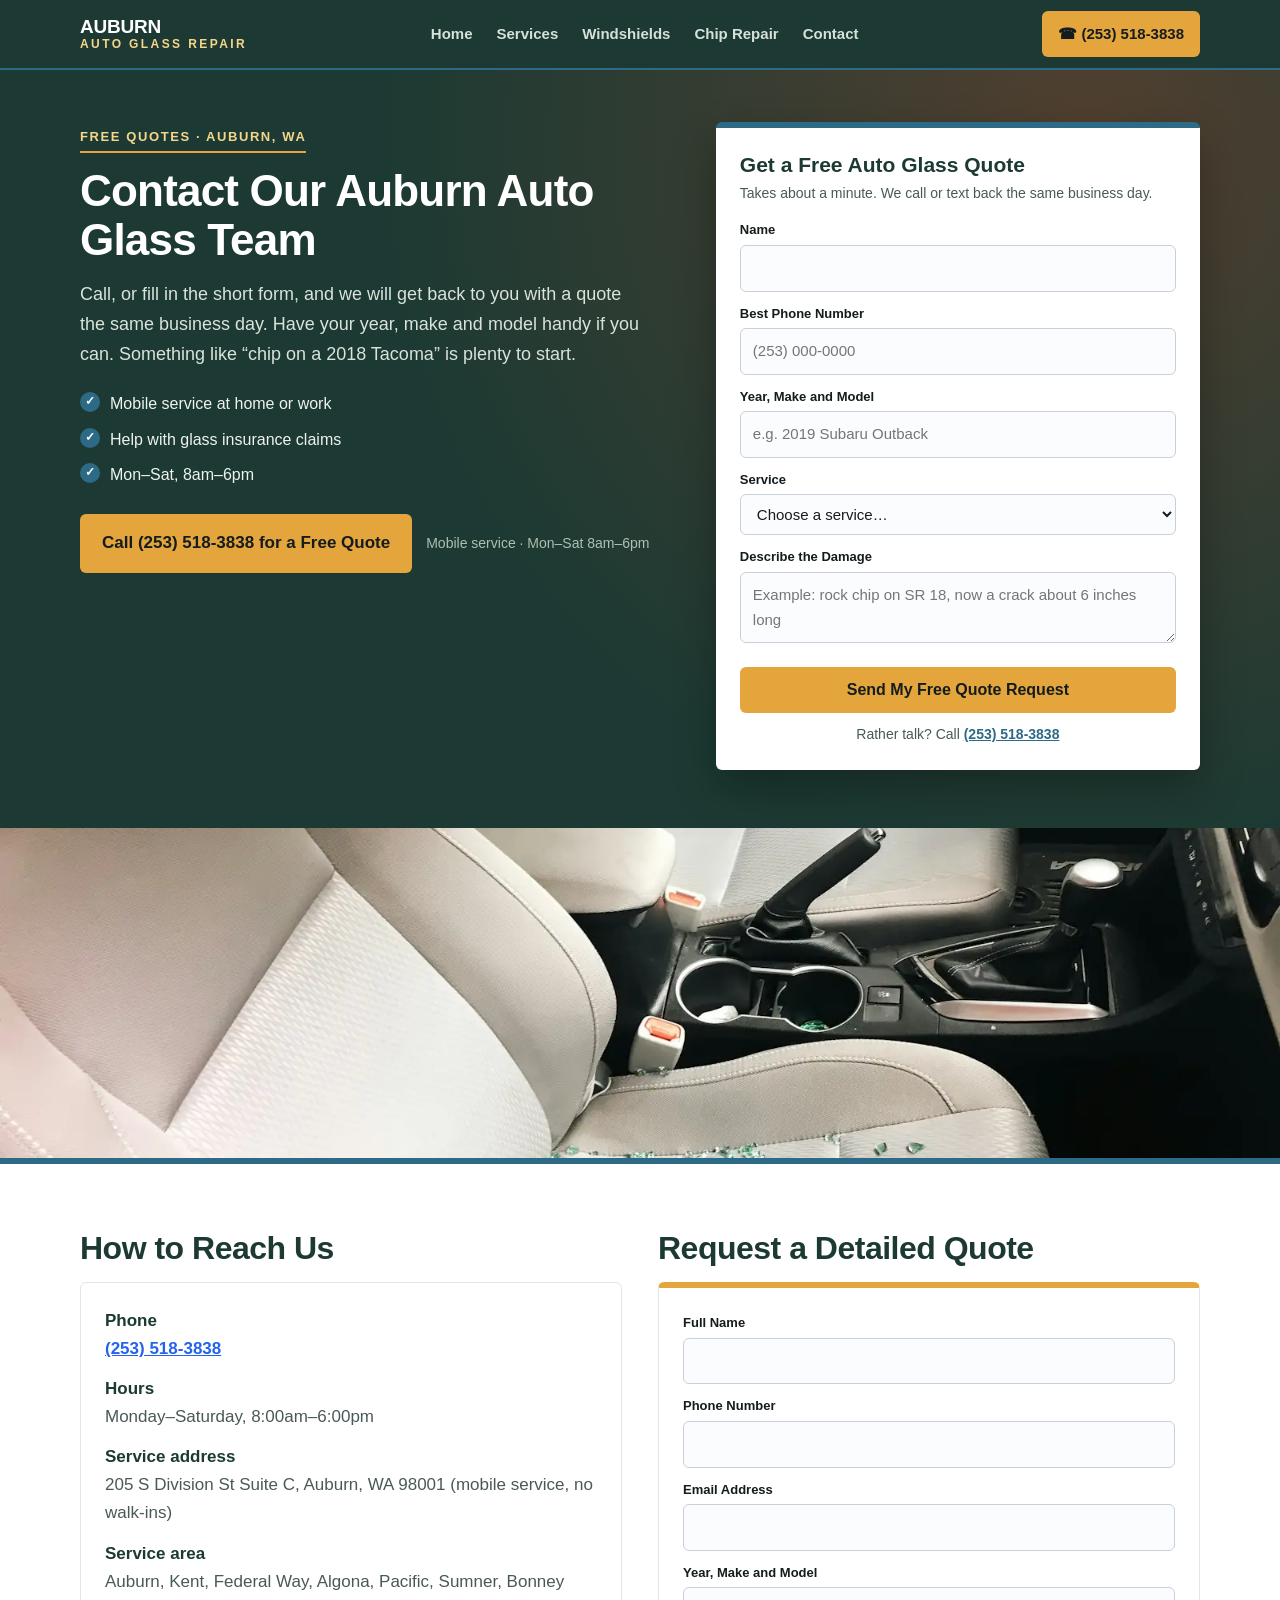
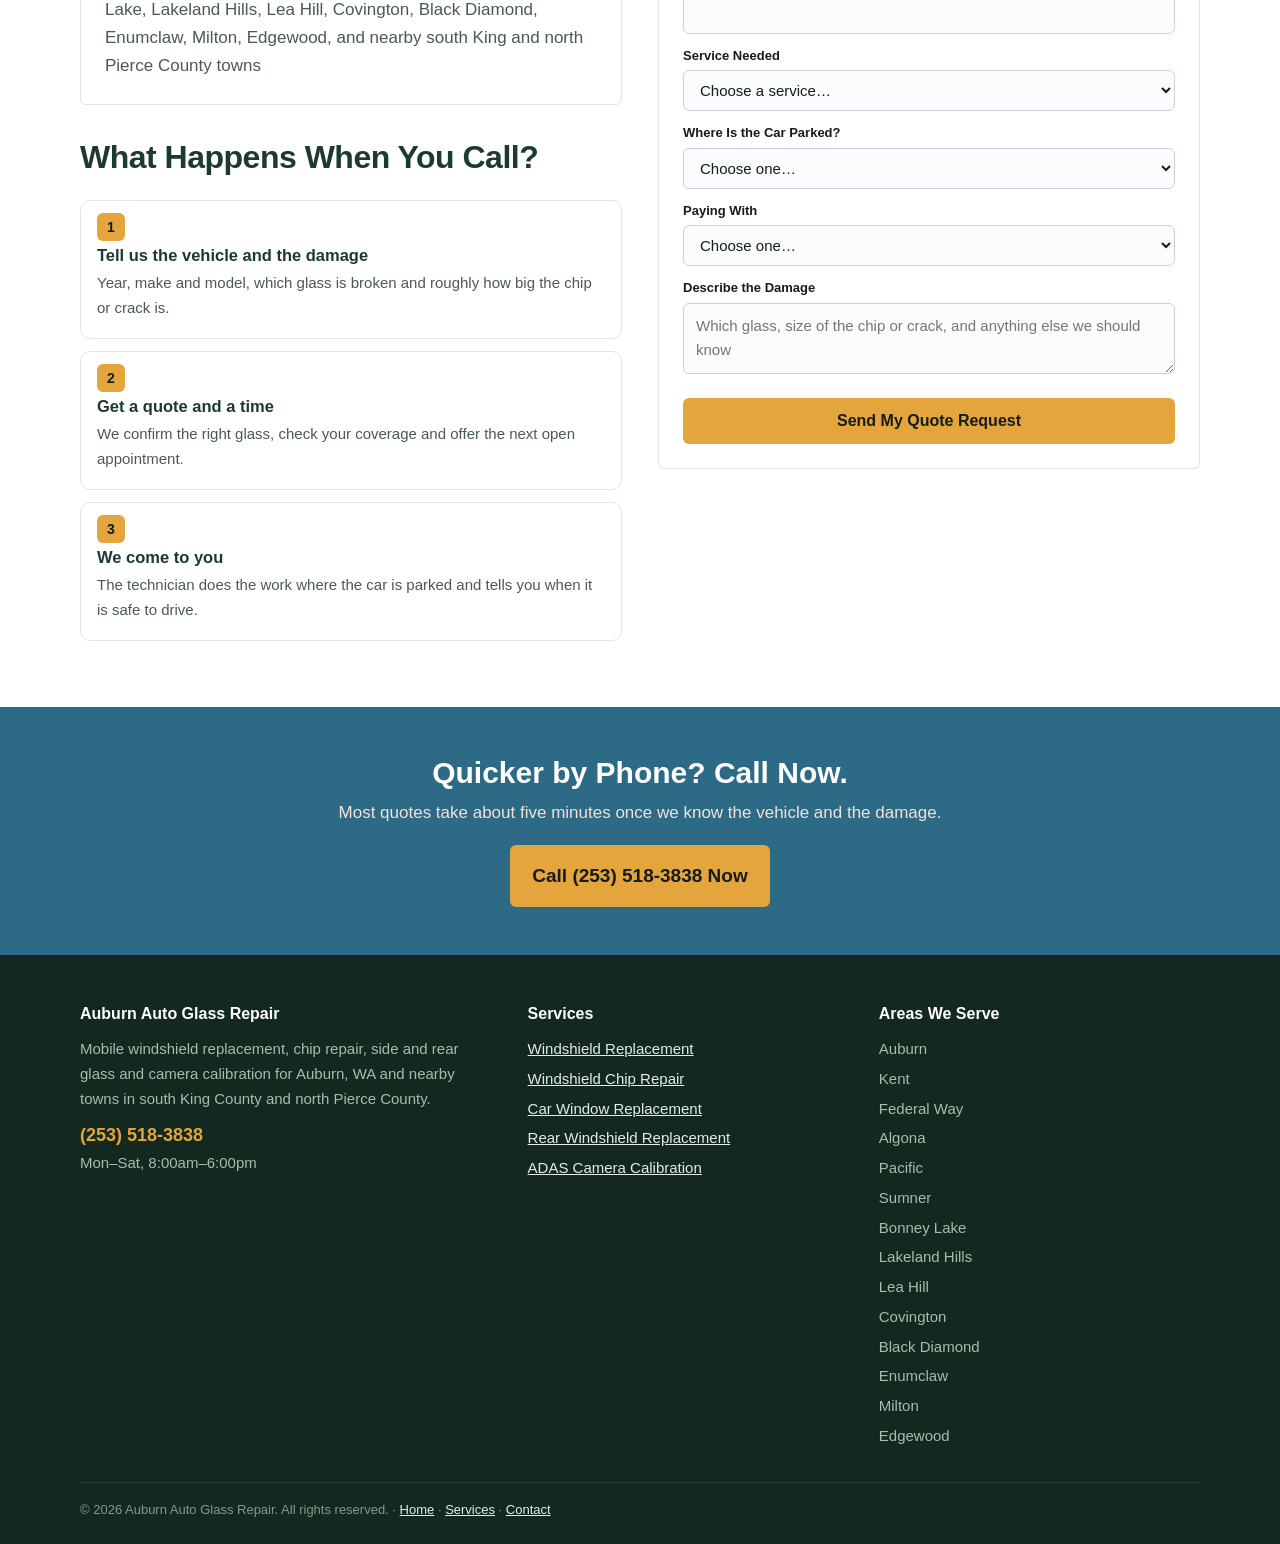
<file: contact.html>
<!DOCTYPE html>
<html lang="en">
<head>
<meta charset="utf-8">
<meta name="viewport" content="width=device-width, initial-scale=1">
<title>Contact Auburn Auto Glass Repair | Free Quotes</title>
<meta name="description" content="Call (253) 518-3838 or send the form for a free auto glass quote in Auburn, WA. Mobile windshield and window service, Mon-Sat 8am-6pm.">
<link rel="canonical" href="https://www.auburnwaautoglassrepair.com/contact.html">
<meta property="og:title" content="Contact Auburn Auto Glass Repair | Free Quotes">
<meta property="og:description" content="Call (253) 518-3838 or send the form for a free auto glass quote in Auburn, WA. Mobile windshield and window service, Mon-Sat 8am-6pm.">
<meta property="og:type" content="website">
<meta property="og:url" content="https://www.auburnwaautoglassrepair.com/contact.html">
<meta property="og:image" content="https://www.auburnwaautoglassrepair.com/broken-car-window-glass-on-seat.webp">
<link rel="stylesheet" href="styles.css">
<script type="application/ld+json">{
 "@context": "https://schema.org",
 "@type": "LocalBusiness",
 "name": "Auburn Auto Glass Repair",
 "telephone": "(253) 518-3838",
 "url": "https://www.auburnwaautoglassrepair.com/",
 "image": "https://www.auburnwaautoglassrepair.com/auburn-windshield-replacement-driveway.webp",
 "address": {
  "@type": "PostalAddress",
  "streetAddress": "205 S Division St Suite C",
  "addressLocality": "Auburn",
  "addressRegion": "WA",
  "postalCode": "98001",
  "addressCountry": "US"
 },
 "areaServed": [
  "Auburn, WA",
  "Kent, WA",
  "Federal Way, WA",
  "Algona, WA",
  "Pacific, WA",
  "Sumner, WA",
  "Bonney Lake, WA",
  "Lakeland Hills, WA",
  "Lea Hill, WA",
  "Covington, WA",
  "Black Diamond, WA",
  "Enumclaw, WA",
  "Milton, WA",
  "Edgewood, WA"
 ],
 "description": "Contact Auburn Auto Glass Repair for mobile auto glass service in Auburn, WA",
 "openingHours": "Mo-Sa 08:00-18:00"
}</script>
</head>
<body>
<!-- NAV -->
<header class="nav">
  <div class="wrap nav-in">
    <a class="brand" href="/">Auburn<span>Auto Glass Repair</span></a>
    <ul class="links">
      <li><a href="/">Home</a></li>
      <li><a href="services.html">Services</a></li>
      <li><a href="windshield-replacement-auburn.html">Windshields</a></li>
      <li><a href="windshield-chip-repair-auburn.html">Chip Repair</a></li>
      <li><a href="contact.html">Contact</a></li>
    </ul>
    <a class="nav-call" href="tel:+12535183838">&#9742; (253) 518-3838</a>
  </div>
</header>
<!-- HERO -->
<section class="hero">
  <div class="wrap hero-grid">
    <div>
      <span class="tag">Free Quotes &middot; Auburn, WA</span>
      <h1>Contact Our Auburn Auto Glass Team</h1>
      <p class="lead">Call, or fill in the short form, and we will get back to you with a quote the same business day. Have your year, make and model handy if you can. Something like &ldquo;chip on a 2018 Tacoma&rdquo; is plenty to start.</p>
      <ul class="hero-points"><li>Mobile service at home or work</li><li>Help with glass insurance claims</li><li>Mon&ndash;Sat, 8am&ndash;6pm</li></ul>
      <div class="call-big">
        <a class="btn btn-sun" href="tel:+12535183838">Call (253) 518-3838 for a Free Quote</a>
        <small>Mobile service &middot; Mon&ndash;Sat 8am&ndash;6pm</small>
      </div>
    </div>
    <div>
      <form class="quote" action="https://formspree.io/f/xkjroddd" method="POST">
        <h2>Get a Free Auto Glass Quote</h2>
        <p class="sub">Takes about a minute. We call or text back the same business day.</p>
        <input type="hidden" name="_subject" value="New lead - Auto Glass Auburn WA (contact hero)">
        <div class="field"><label for="q-name">Name</label><input id="q-name" name="name" type="text" autocomplete="name" required></div>
        <div class="field"><label for="q-phone">Best Phone Number</label><input id="q-phone" name="phone" type="tel" autocomplete="tel" placeholder="(253) 000-0000" required></div>
        <div class="field"><label for="q-vehicle">Year, Make and Model</label><input id="q-vehicle" name="vehicle" type="text" placeholder="e.g. 2019 Subaru Outback"></div>
        <div class="field"><label for="q-service">Service</label><select id="q-service" name="service"><option value="">Choose a service&hellip;</option><option>Windshield Replacement</option><option>Windshield Chip Repair</option><option>Car Window Replacement</option><option>Rear Windshield Replacement</option><option>ADAS Camera Calibration</option><option>Something else / not sure</option></select></div>
        <div class="field"><label for="q-details">Describe the Damage</label><textarea id="q-details" name="details" placeholder="Example: rock chip on SR 18, now a crack about 6 inches long"></textarea></div>
        <input type="text" name="_gotcha" style="display:none" tabindex="-1" autocomplete="off">
        <button type="submit">Send My Free Quote Request</button>
        <p class="alt">Rather talk? Call <a href="tel:+12535183838">(253) 518-3838</a></p>
      </form>
    </div>
  </div>
</section>
<div class="band short"><img src="broken-car-window-glass-on-seat.webp" alt="Car window replacement in Auburn after broken glass landed on the seat" width="1600" height="900"></div>

<section class="sec alt">
  <div class="wrap info-grid">
    <div>
      <h2>How to Reach Us</h2>
      <dl class="info">
        <dt>Phone</dt><dd><a href="tel:+12535183838" style="color:#2563eb;text-decoration:underline;font-weight:700;">(253) 518-3838</a></dd>
        <dt>Hours</dt><dd>Monday&ndash;Saturday, 8:00am&ndash;6:00pm</dd>
        <dt>Service address</dt><dd>205 S Division St Suite C, Auburn, WA 98001 (mobile service, no walk-ins)</dd>
        <dt>Service area</dt><dd>Auburn, Kent, Federal Way, Algona, Pacific, Sumner, Bonney Lake, Lakeland Hills, Lea Hill, Covington, Black Diamond, Enumclaw, Milton, Edgewood, and nearby south King and north Pierce County towns</dd>
      </dl>
      <h2 style="margin-top:34px;">What Happens When You Call?</h2>
      <ol class="steps three">
        <li data-n="1"><strong>Tell us the vehicle and the damage</strong><p>Year, make and model, which glass is broken and roughly how big the chip or crack is.</p></li>
        <li data-n="2"><strong>Get a quote and a time</strong><p>We confirm the right glass, check your coverage and offer the next open appointment.</p></li>
        <li data-n="3"><strong>We come to you</strong><p>The technician does the work where the car is parked and tells you when it is safe to drive.</p></li>
      </ol>
    </div>
    <div>
      <h2>Request a Detailed Quote</h2>
      <form class="form-full" action="https://formspree.io/f/xkjroddd" method="POST">
        <input type="hidden" name="_subject" value="New lead - Auto Glass Auburn WA (contact form)">
        <div class="field"><label for="c-name">Full Name</label><input id="c-name" name="name" type="text" autocomplete="name" required></div>
        <div class="field"><label for="c-phone">Phone Number</label><input id="c-phone" name="phone" type="tel" autocomplete="tel" required></div>
        <div class="field"><label for="c-email">Email Address</label><input id="c-email" name="email" type="email" autocomplete="email"></div>
        <div class="field"><label for="c-vehicle">Year, Make and Model</label><input id="c-vehicle" name="vehicle" type="text"></div>
        <div class="field"><label for="c-service">Service Needed</label><select id="c-service" name="service"><option value="">Choose a service&hellip;</option><option>Windshield Replacement</option><option>Windshield Chip Repair</option><option>Car Window Replacement</option><option>Rear Windshield Replacement</option><option>ADAS Camera Calibration</option><option>Something else / not sure</option></select></div>
        <div class="field"><label for="c-where">Where Is the Car Parked?</label><select id="c-where" name="location"><option value="">Choose one&hellip;</option><option>House driveway or garage</option><option>Apartment or condo parking</option><option>Workplace</option><option>Other</option></select></div>
        <div class="field"><label for="c-insurance">Paying With</label><select id="c-insurance" name="payment"><option value="">Choose one&hellip;</option><option>Insurance claim</option><option>Paying myself</option><option>Not sure</option></select></div>
        <div class="field"><label for="c-msg">Describe the Damage</label><textarea id="c-msg" name="message" placeholder="Which glass, size of the chip or crack, and anything else we should know"></textarea></div>
        <input type="text" name="_gotcha" style="display:none" tabindex="-1" autocomplete="off">
        <button type="submit">Send My Quote Request</button>
      </form>
    </div>
  </div>
</section>
<!-- CTA -->
<section class="cta">
  <div class="wrap">
    <h2>Quicker by Phone? Call Now.</h2>
    <p>Most quotes take about five minutes once we know the vehicle and the damage.</p>
    <a class="btn btn-pine" href="tel:+12535183838">Call (253) 518-3838 Now</a>
  </div>
</section>
<!-- FOOTER -->
<footer class="foot">
  <div class="wrap">
    <div class="foot-grid">
      <div>
        <h4>Auburn Auto Glass Repair</h4>
        <p>Mobile windshield replacement, chip repair, side and rear glass and camera calibration for Auburn, WA and nearby towns in south King County and north Pierce County.</p>
        <p style="margin-top:10px;"><a class="tel" href="tel:+12535183838">(253) 518-3838</a></p>
        <p>Mon&ndash;Sat, 8:00am&ndash;6:00pm</p>
      </div>
      <div>
        <h4>Services</h4>
        <ul><li><a href="windshield-replacement-auburn.html">Windshield Replacement</a></li><li><a href="windshield-chip-repair-auburn.html">Windshield Chip Repair</a></li><li><a href="car-window-replacement-auburn.html">Car Window Replacement</a></li><li><a href="rear-windshield-replacement-auburn.html">Rear Windshield Replacement</a></li><li><a href="adas-calibration-auburn.html">ADAS Camera Calibration</a></li></ul>
      </div>
      <div>
        <h4>Areas We Serve</h4>
        <ul><li>Auburn</li><li>Kent</li><li>Federal Way</li><li>Algona</li><li>Pacific</li><li>Sumner</li><li>Bonney Lake</li><li>Lakeland Hills</li><li>Lea Hill</li><li>Covington</li><li>Black Diamond</li><li>Enumclaw</li><li>Milton</li><li>Edgewood</li></ul>
      </div>
    </div>
    <p class="copy">&copy; 2026 Auburn Auto Glass Repair. All rights reserved. &middot; <a href="/">Home</a> &middot; <a href="services.html">Services</a> &middot; <a href="contact.html">Contact</a></p>
  </div>
</footer>
</body>
</html>
</file>
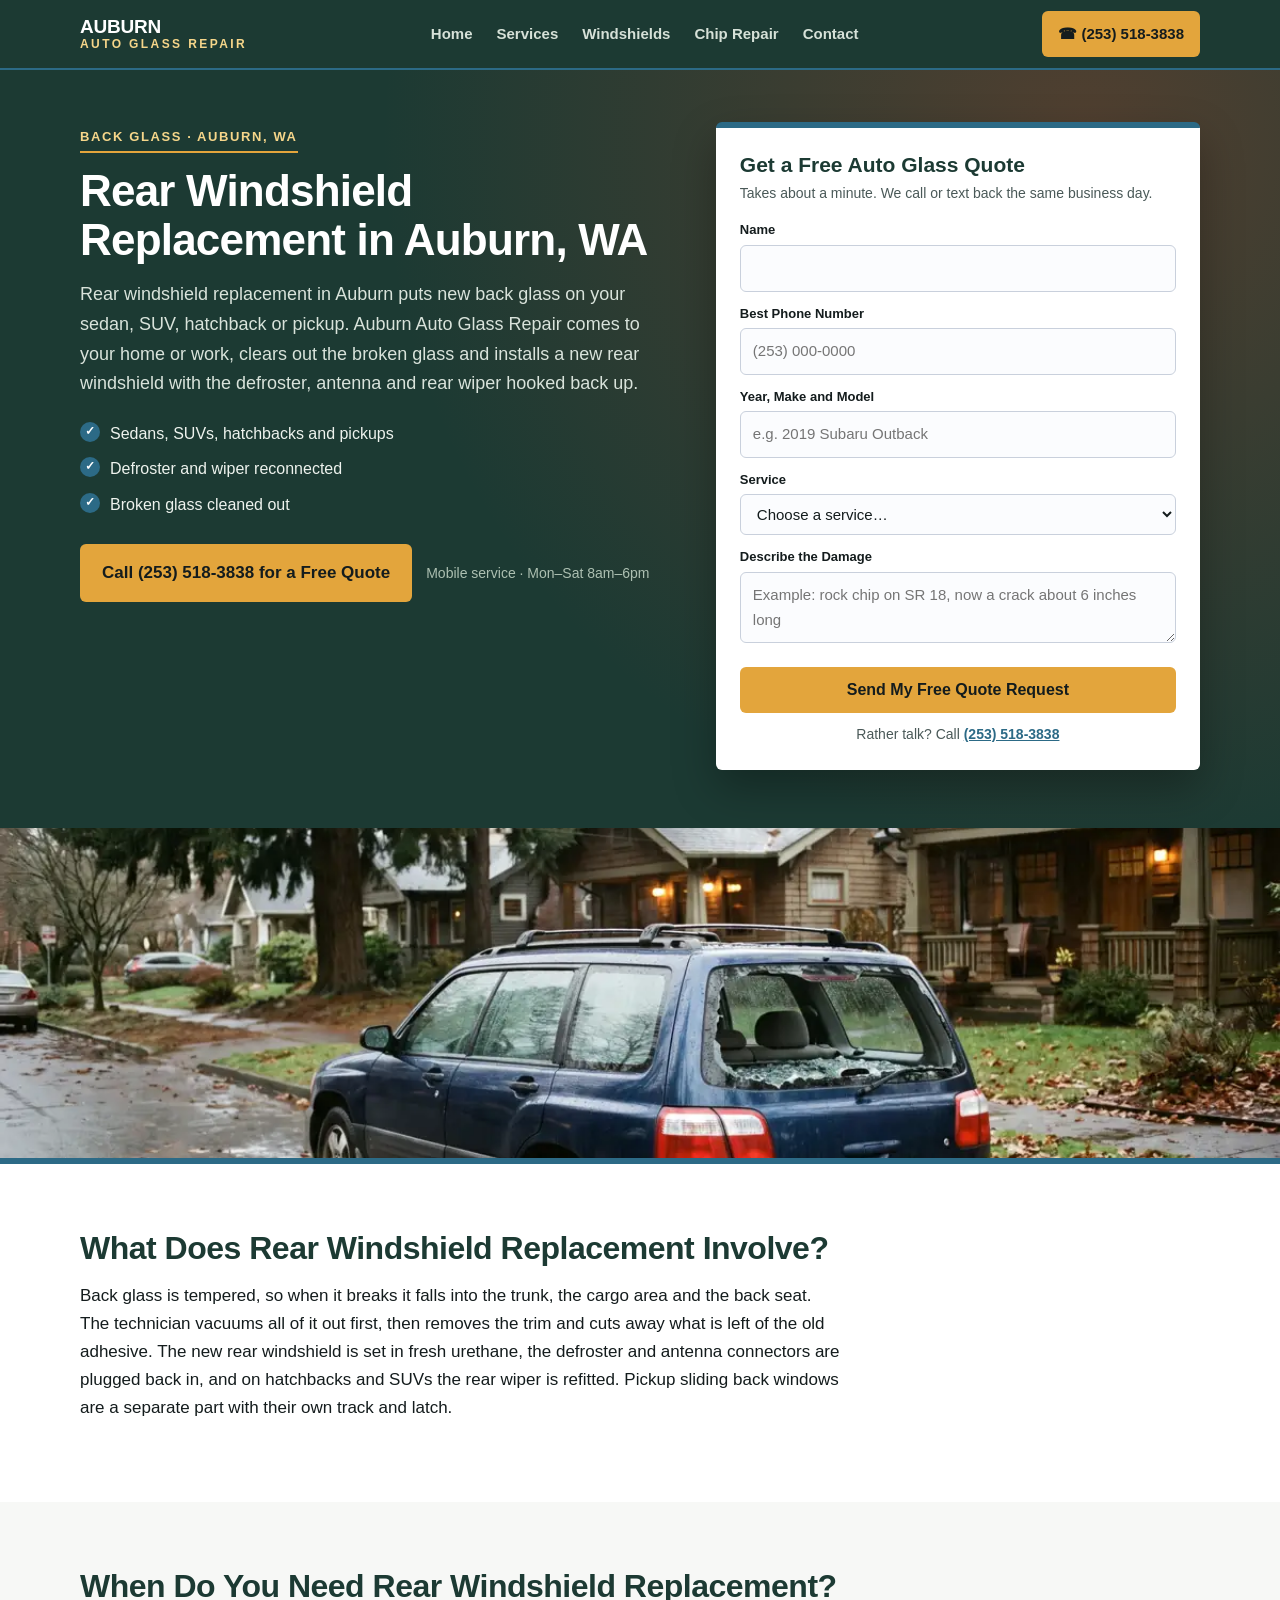
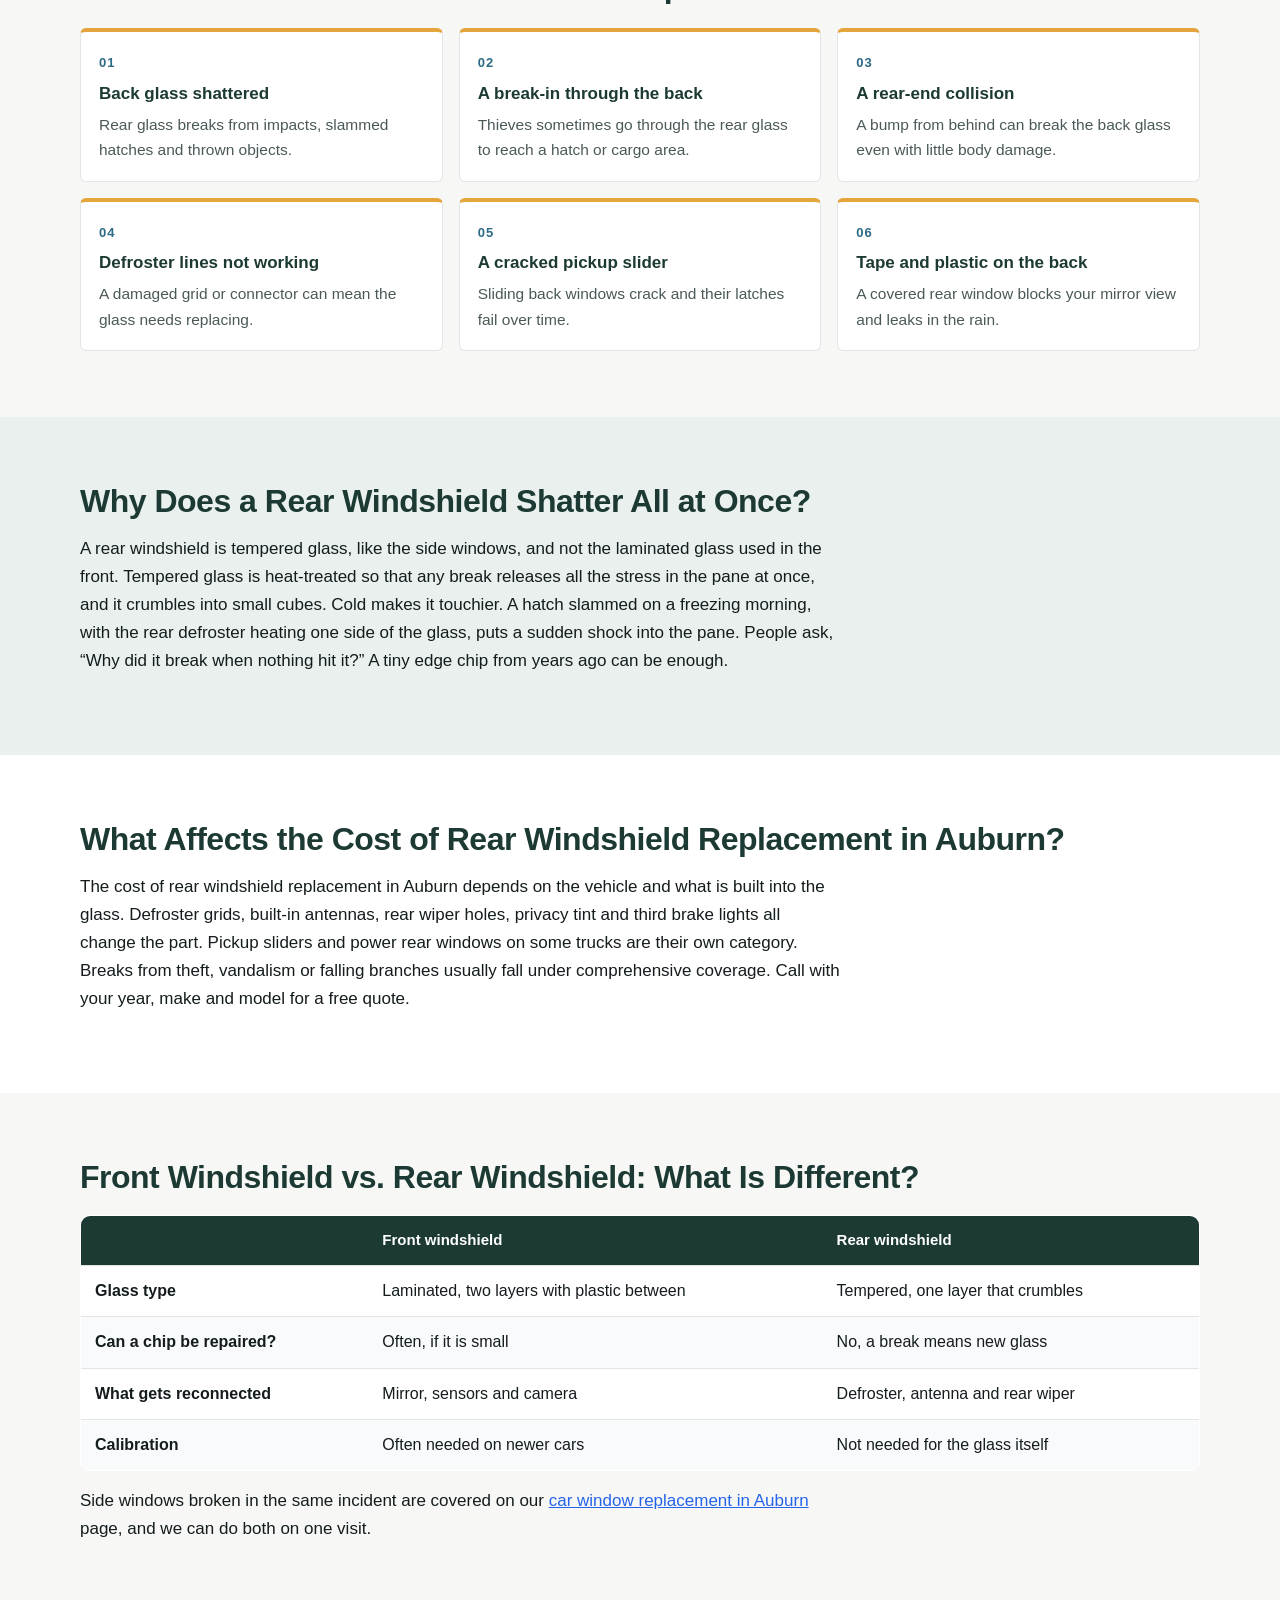
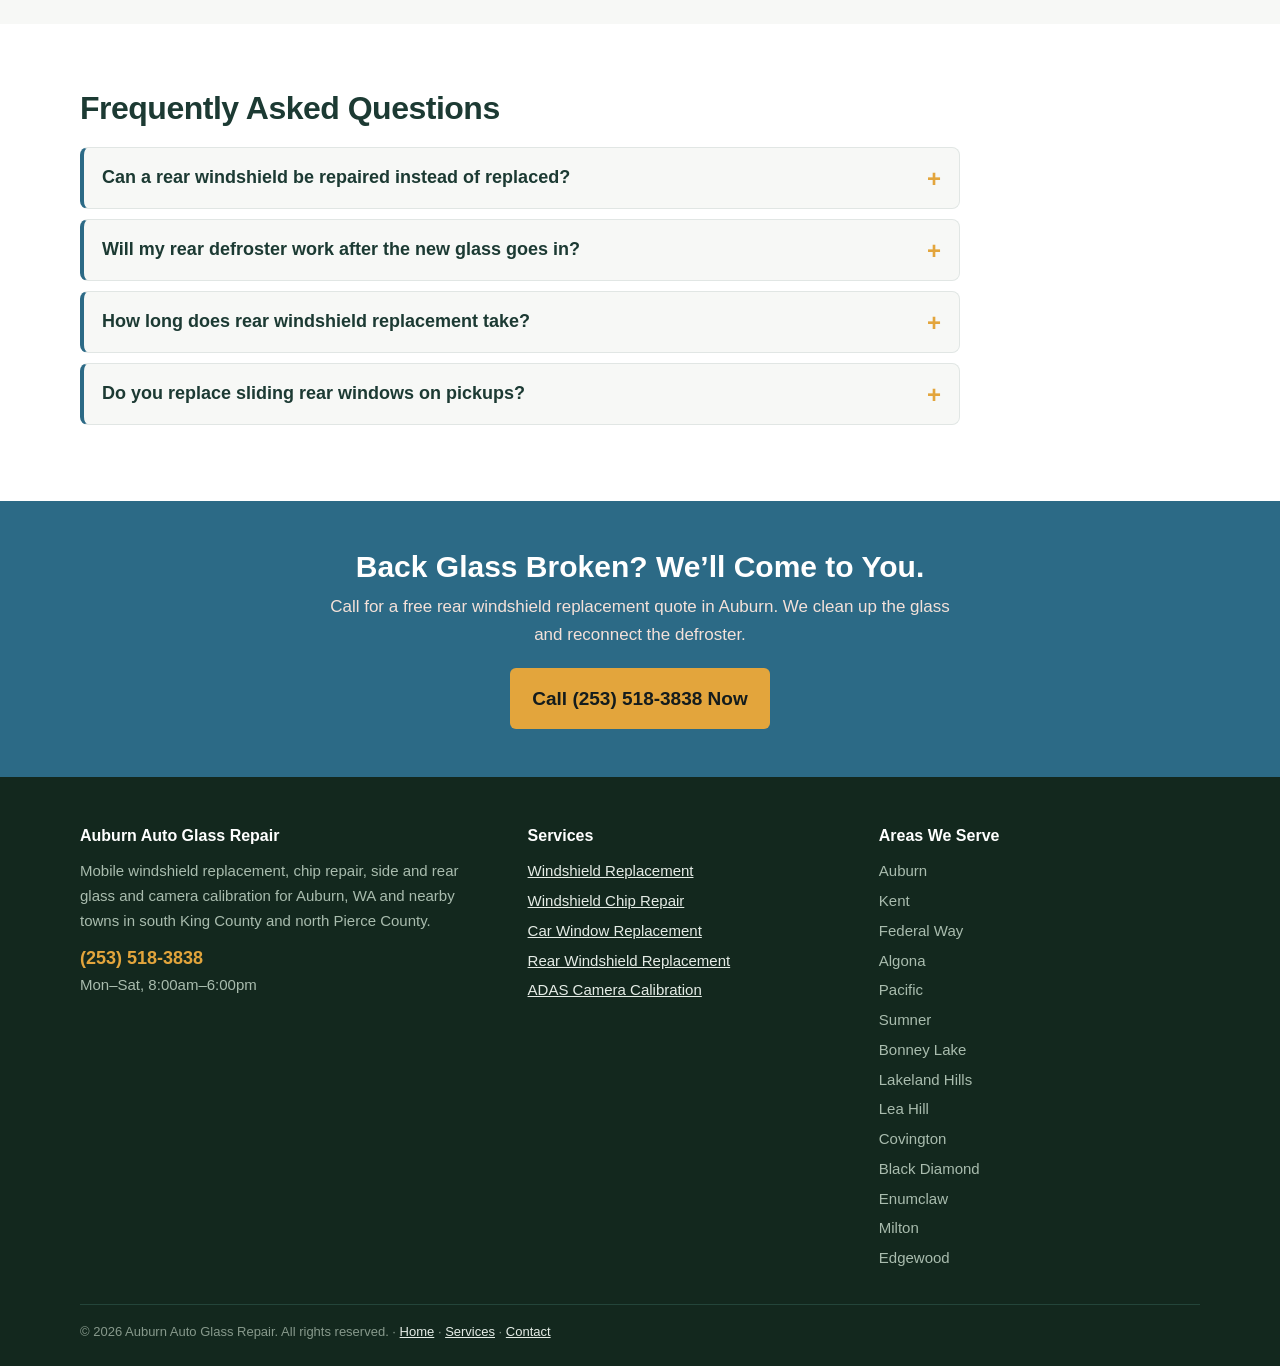
<file: rear-windshield-replacement-auburn.html>
<!DOCTYPE html>
<html lang="en">
<head>
<meta charset="utf-8">
<meta name="viewport" content="width=device-width, initial-scale=1">
<title>Rear Windshield Replacement in Auburn, WA | Mobile</title>
<meta name="description" content="Rear windshield replacement in Auburn, WA. New back glass for sedans, SUVs and hatchbacks, with the defroster and wiper reconnected at your home.">
<link rel="canonical" href="https://www.auburnwaautoglassrepair.com/rear-windshield-replacement-auburn.html">
<meta property="og:title" content="Rear Windshield Replacement in Auburn, WA | Mobile">
<meta property="og:description" content="Rear windshield replacement in Auburn, WA. New back glass for sedans, SUVs and hatchbacks, with the defroster and wiper reconnected at your home.">
<meta property="og:type" content="website">
<meta property="og:url" content="https://www.auburnwaautoglassrepair.com/rear-windshield-replacement-auburn.html">
<meta property="og:image" content="https://www.auburnwaautoglassrepair.com/rear-windshield-shattered-auburn-street.webp">
<link rel="stylesheet" href="styles.css">
<script type="application/ld+json">{
 "@context": "https://schema.org",
 "@type": "LocalBusiness",
 "name": "Auburn Auto Glass Repair",
 "telephone": "(253) 518-3838",
 "url": "https://www.auburnwaautoglassrepair.com/",
 "image": "https://www.auburnwaautoglassrepair.com/auburn-windshield-replacement-driveway.webp",
 "address": {
  "@type": "PostalAddress",
  "streetAddress": "205 S Division St Suite C",
  "addressLocality": "Auburn",
  "addressRegion": "WA",
  "postalCode": "98001",
  "addressCountry": "US"
 },
 "areaServed": [
  "Auburn, WA",
  "Kent, WA",
  "Federal Way, WA",
  "Algona, WA",
  "Pacific, WA",
  "Sumner, WA",
  "Bonney Lake, WA",
  "Lakeland Hills, WA",
  "Lea Hill, WA",
  "Covington, WA",
  "Black Diamond, WA",
  "Enumclaw, WA",
  "Milton, WA",
  "Edgewood, WA"
 ],
 "description": "Rear Windshield Replacement in Auburn, WA",
 "openingHours": "Mo-Sa 08:00-18:00"
}</script>
<script type="application/ld+json">{
 "@context": "https://schema.org",
 "@type": "FAQPage",
 "mainEntity": [
  {
   "@type": "Question",
   "name": "Can a rear windshield be repaired instead of replaced?",
   "acceptedAnswer": {
    "@type": "Answer",
    "text": "No. Rear windshields are tempered glass, so once they crack or break they cannot be filled with resin like a front windshield chip. The whole pane has to be replaced."
   }
  },
  {
   "@type": "Question",
   "name": "Will my rear defroster work after the new glass goes in?",
   "acceptedAnswer": {
    "@type": "Answer",
    "text": "Yes. New rear glass comes with its own defroster grid, and the technician reconnects the power leads and checks that the grid heats before leaving."
   }
  },
  {
   "@type": "Question",
   "name": "How long does rear windshield replacement take?",
   "acceptedAnswer": {
    "@type": "Answer",
    "text": "Most rear windshields take about an hour, plus time to vacuum out the broken glass. The adhesive needs a short cure before you drive."
   }
  },
  {
   "@type": "Question",
   "name": "Do you replace sliding rear windows on pickups?",
   "acceptedAnswer": {
    "@type": "Answer",
    "text": "Yes. Manual and power sliding back windows on pickups are ordered for your exact truck and installed with the track and latch."
   }
  }
 ]
}</script>
</head>
<body>
<!-- NAV -->
<header class="nav">
  <div class="wrap nav-in">
    <a class="brand" href="/">Auburn<span>Auto Glass Repair</span></a>
    <ul class="links">
      <li><a href="/">Home</a></li>
      <li><a href="services.html">Services</a></li>
      <li><a href="windshield-replacement-auburn.html">Windshields</a></li>
      <li><a href="windshield-chip-repair-auburn.html">Chip Repair</a></li>
      <li><a href="contact.html">Contact</a></li>
    </ul>
    <a class="nav-call" href="tel:+12535183838">&#9742; (253) 518-3838</a>
  </div>
</header>
<!-- HERO -->
<section class="hero">
  <div class="wrap hero-grid">
    <div>
      <span class="tag">Back Glass &middot; Auburn, WA</span>
      <h1>Rear Windshield Replacement in Auburn, WA</h1>
      <p class="lead">Rear windshield replacement in Auburn puts new back glass on your sedan, SUV, hatchback or pickup. Auburn Auto Glass Repair comes to your home or work, clears out the broken glass and installs a new rear windshield with the defroster, antenna and rear wiper hooked back up.</p>
      <ul class="hero-points"><li>Sedans, SUVs, hatchbacks and pickups</li><li>Defroster and wiper reconnected</li><li>Broken glass cleaned out</li></ul>
      <div class="call-big">
        <a class="btn btn-sun" href="tel:+12535183838">Call (253) 518-3838 for a Free Quote</a>
        <small>Mobile service &middot; Mon&ndash;Sat 8am&ndash;6pm</small>
      </div>
    </div>
    <div>
      <form class="quote" action="https://formspree.io/f/xkjroddd" method="POST">
        <h2>Get a Free Auto Glass Quote</h2>
        <p class="sub">Takes about a minute. We call or text back the same business day.</p>
        <input type="hidden" name="_subject" value="New lead - Auto Glass Auburn WA (Rear Windshield Replacement)">
        <div class="field"><label for="q-name">Name</label><input id="q-name" name="name" type="text" autocomplete="name" required></div>
        <div class="field"><label for="q-phone">Best Phone Number</label><input id="q-phone" name="phone" type="tel" autocomplete="tel" placeholder="(253) 000-0000" required></div>
        <div class="field"><label for="q-vehicle">Year, Make and Model</label><input id="q-vehicle" name="vehicle" type="text" placeholder="e.g. 2019 Subaru Outback"></div>
        <div class="field"><label for="q-service">Service</label><select id="q-service" name="service"><option value="">Choose a service&hellip;</option><option>Windshield Replacement</option><option>Windshield Chip Repair</option><option>Car Window Replacement</option><option>Rear Windshield Replacement</option><option>ADAS Camera Calibration</option><option>Something else / not sure</option></select></div>
        <div class="field"><label for="q-details">Describe the Damage</label><textarea id="q-details" name="details" placeholder="Example: rock chip on SR 18, now a crack about 6 inches long"></textarea></div>
        <input type="text" name="_gotcha" style="display:none" tabindex="-1" autocomplete="off">
        <button type="submit">Send My Free Quote Request</button>
        <p class="alt">Rather talk? Call <a href="tel:+12535183838">(253) 518-3838</a></p>
      </form>
    </div>
  </div>
</section>
<div class="band short"><img src="rear-windshield-shattered-auburn-street.webp" alt="Rear windshield replacement in Auburn for a hatchback with shattered back glass" width="1600" height="900"></div>

<section class="sec alt">
  <div class="wrap">
    <h2>What Does Rear Windshield Replacement Involve?</h2>
    <p>Back glass is tempered, so when it breaks it falls into the trunk, the cargo area and the back seat. The technician vacuums all of it out first, then removes the trim and cuts away what is left of the old adhesive. The new rear windshield is set in fresh urethane, the defroster and antenna connectors are plugged back in, and on hatchbacks and SUVs the rear wiper is refitted. Pickup sliding back windows are a separate part with their own track and latch.</p>
  </div>
</section>

<section class="sec">
  <div class="wrap">
    <h2>When Do You Need Rear Windshield Replacement?</h2>
    <div class="signs"><div class="sign"><strong>Back glass shattered</strong><p>Rear glass breaks from impacts, slammed hatches and thrown objects.</p></div><div class="sign"><strong>A break-in through the back</strong><p>Thieves sometimes go through the rear glass to reach a hatch or cargo area.</p></div><div class="sign"><strong>A rear-end collision</strong><p>A bump from behind can break the back glass even with little body damage.</p></div><div class="sign"><strong>Defroster lines not working</strong><p>A damaged grid or connector can mean the glass needs replacing.</p></div><div class="sign"><strong>A cracked pickup slider</strong><p>Sliding back windows crack and their latches fail over time.</p></div><div class="sign"><strong>Tape and plastic on the back</strong><p>A covered rear window blocks your mirror view and leaks in the rain.</p></div></div>
  </div>
</section>

<section class="sec coq">
  <div class="wrap">
    <h2>Why Does a Rear Windshield Shatter All at Once?</h2>
    <p>A rear windshield is tempered glass, like the side windows, and not the laminated glass used in the front. Tempered glass is heat-treated so that any break releases all the stress in the pane at once, and it crumbles into small cubes. Cold makes it touchier. A hatch slammed on a freezing morning, with the rear defroster heating one side of the glass, puts a sudden shock into the pane. People ask, &ldquo;Why did it break when nothing hit it?&rdquo; A tiny edge chip from years ago can be enough.</p>
  </div>
</section>

<section class="sec alt">
  <div class="wrap">
    <h2>What Affects the Cost of Rear Windshield Replacement in Auburn?</h2>
    <p>The cost of rear windshield replacement in Auburn depends on the vehicle and what is built into the glass. Defroster grids, built-in antennas, rear wiper holes, privacy tint and third brake lights all change the part. Pickup sliders and power rear windows on some trucks are their own category. Breaks from theft, vandalism or falling branches usually fall under comprehensive coverage. Call with your year, make and model for a free quote.</p>
  </div>
</section>

<section class="sec">
  <div class="wrap">
    <h2>Front Windshield vs. Rear Windshield: What Is Different?</h2>
    <table class="cmp"><thead><tr><th></th><th>Front windshield</th><th>Rear windshield</th></tr></thead><tbody><tr><td><strong>Glass type</strong></td><td>Laminated, two layers with plastic between</td><td>Tempered, one layer that crumbles</td></tr><tr><td><strong>Can a chip be repaired?</strong></td><td>Often, if it is small</td><td>No, a break means new glass</td></tr><tr><td><strong>What gets reconnected</strong></td><td>Mirror, sensors and camera</td><td>Defroster, antenna and rear wiper</td></tr><tr><td><strong>Calibration</strong></td><td>Often needed on newer cars</td><td>Not needed for the glass itself</td></tr></tbody></table>
    <p style="margin-top:16px;">Side windows broken in the same incident are covered on our <a class="body-link" href="car-window-replacement-auburn.html" style="color: #2563eb; text-decoration: underline;">car window replacement in Auburn</a> page, and we can do both on one visit.</p>
  </div>
</section>

<section class="sec alt">
  <div class="wrap">
    <h2>Frequently Asked Questions</h2>
    <div class="faq"><details><summary><h3>Can a rear windshield be repaired instead of replaced?</h3></summary><div class="ans"><p>No. Rear windshields are tempered glass, so once they crack or break they cannot be filled with resin like a front windshield chip. The whole pane has to be replaced.</p></div></details><details><summary><h3>Will my rear defroster work after the new glass goes in?</h3></summary><div class="ans"><p>Yes. New rear glass comes with its own defroster grid, and the technician reconnects the power leads and checks that the grid heats before leaving.</p></div></details><details><summary><h3>How long does rear windshield replacement take?</h3></summary><div class="ans"><p>Most rear windshields take about an hour, plus time to vacuum out the broken glass. The adhesive needs a short cure before you drive.</p></div></details><details><summary><h3>Do you replace sliding rear windows on pickups?</h3></summary><div class="ans"><p>Yes. Manual and power sliding back windows on pickups are ordered for your exact truck and installed with the track and latch.</p></div></details></div>
  </div>
</section>
<!-- CTA -->
<section class="cta">
  <div class="wrap">
    <h2>Back Glass Broken? We&rsquo;ll Come to You.</h2>
    <p>Call for a free rear windshield replacement quote in Auburn. We clean up the glass and reconnect the defroster.</p>
    <a class="btn btn-pine" href="tel:+12535183838">Call (253) 518-3838 Now</a>
  </div>
</section>
<!-- FOOTER -->
<footer class="foot">
  <div class="wrap">
    <div class="foot-grid">
      <div>
        <h4>Auburn Auto Glass Repair</h4>
        <p>Mobile windshield replacement, chip repair, side and rear glass and camera calibration for Auburn, WA and nearby towns in south King County and north Pierce County.</p>
        <p style="margin-top:10px;"><a class="tel" href="tel:+12535183838">(253) 518-3838</a></p>
        <p>Mon&ndash;Sat, 8:00am&ndash;6:00pm</p>
      </div>
      <div>
        <h4>Services</h4>
        <ul><li><a href="windshield-replacement-auburn.html">Windshield Replacement</a></li><li><a href="windshield-chip-repair-auburn.html">Windshield Chip Repair</a></li><li><a href="car-window-replacement-auburn.html">Car Window Replacement</a></li><li><a href="rear-windshield-replacement-auburn.html">Rear Windshield Replacement</a></li><li><a href="adas-calibration-auburn.html">ADAS Camera Calibration</a></li></ul>
      </div>
      <div>
        <h4>Areas We Serve</h4>
        <ul><li>Auburn</li><li>Kent</li><li>Federal Way</li><li>Algona</li><li>Pacific</li><li>Sumner</li><li>Bonney Lake</li><li>Lakeland Hills</li><li>Lea Hill</li><li>Covington</li><li>Black Diamond</li><li>Enumclaw</li><li>Milton</li><li>Edgewood</li></ul>
      </div>
    </div>
    <p class="copy">&copy; 2026 Auburn Auto Glass Repair. All rights reserved. &middot; <a href="/">Home</a> &middot; <a href="services.html">Services</a> &middot; <a href="contact.html">Contact</a></p>
  </div>
</footer>
</body>
</html>
</file>
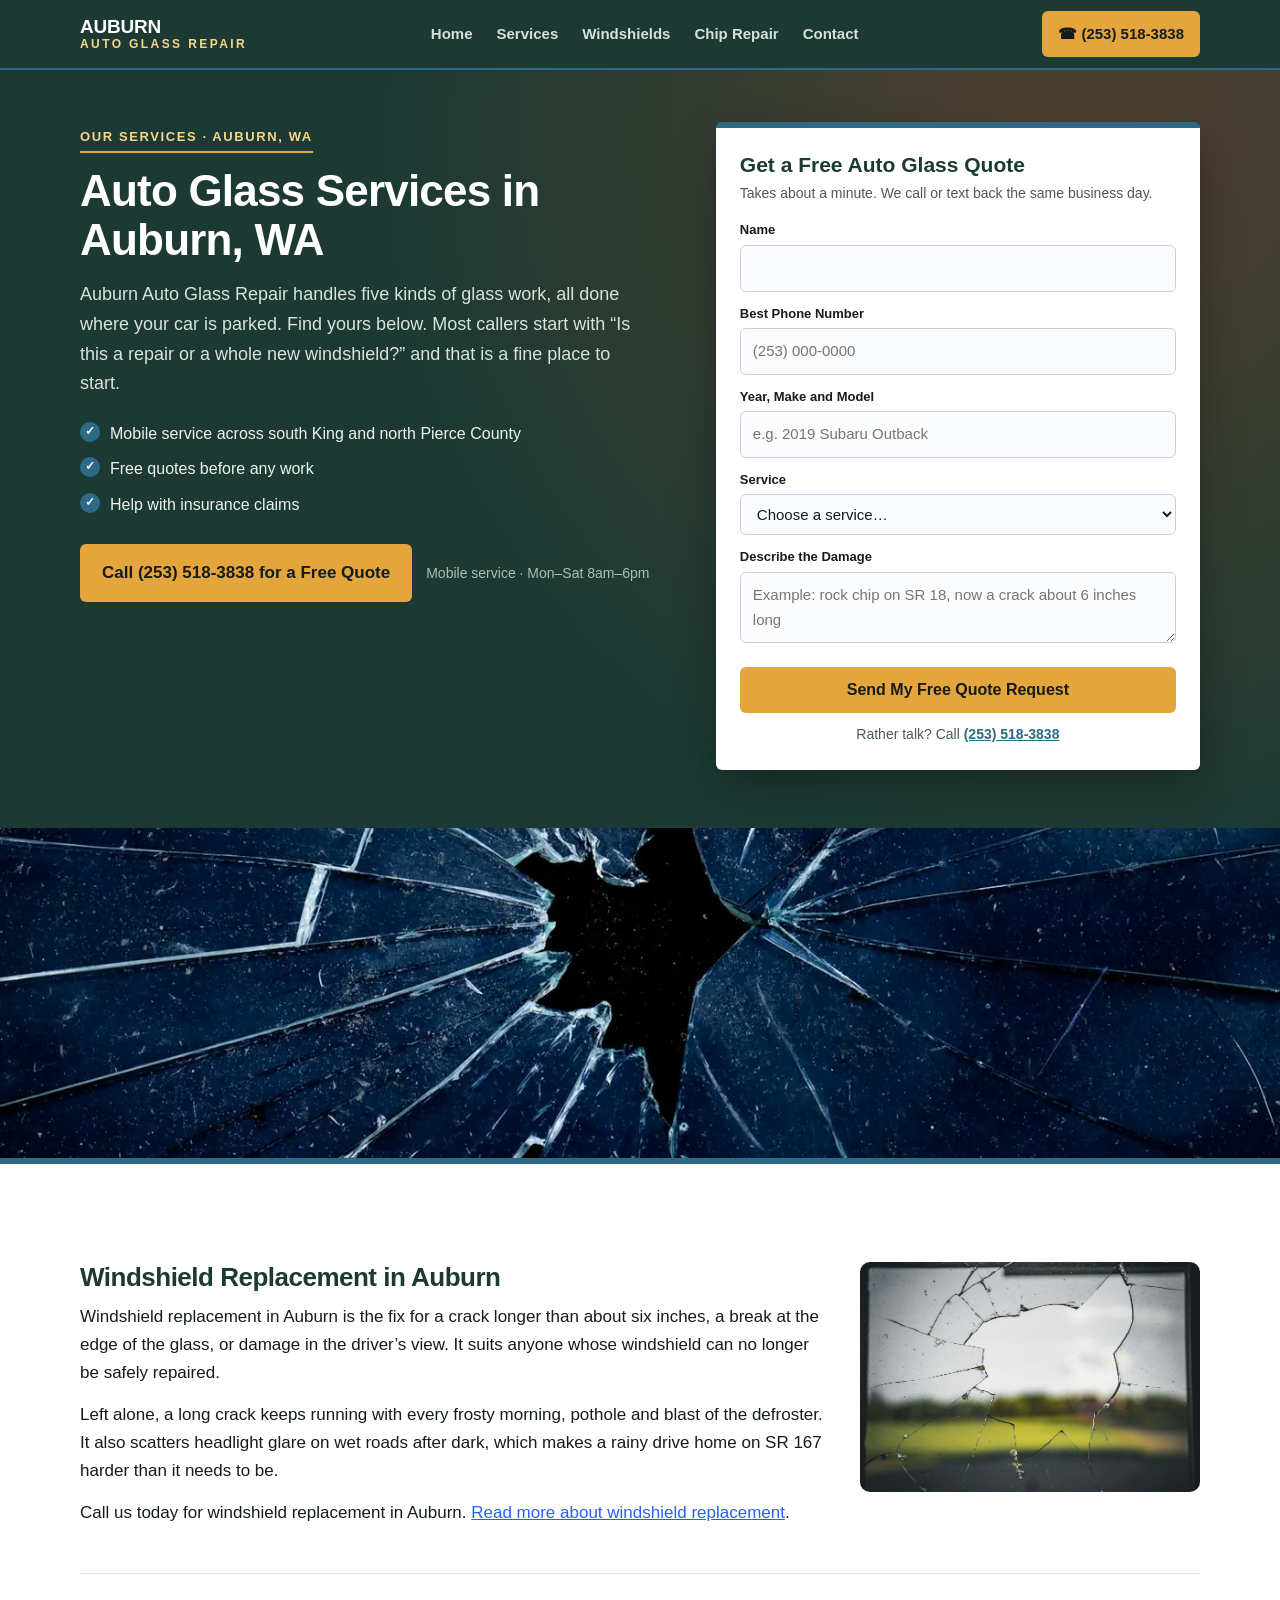
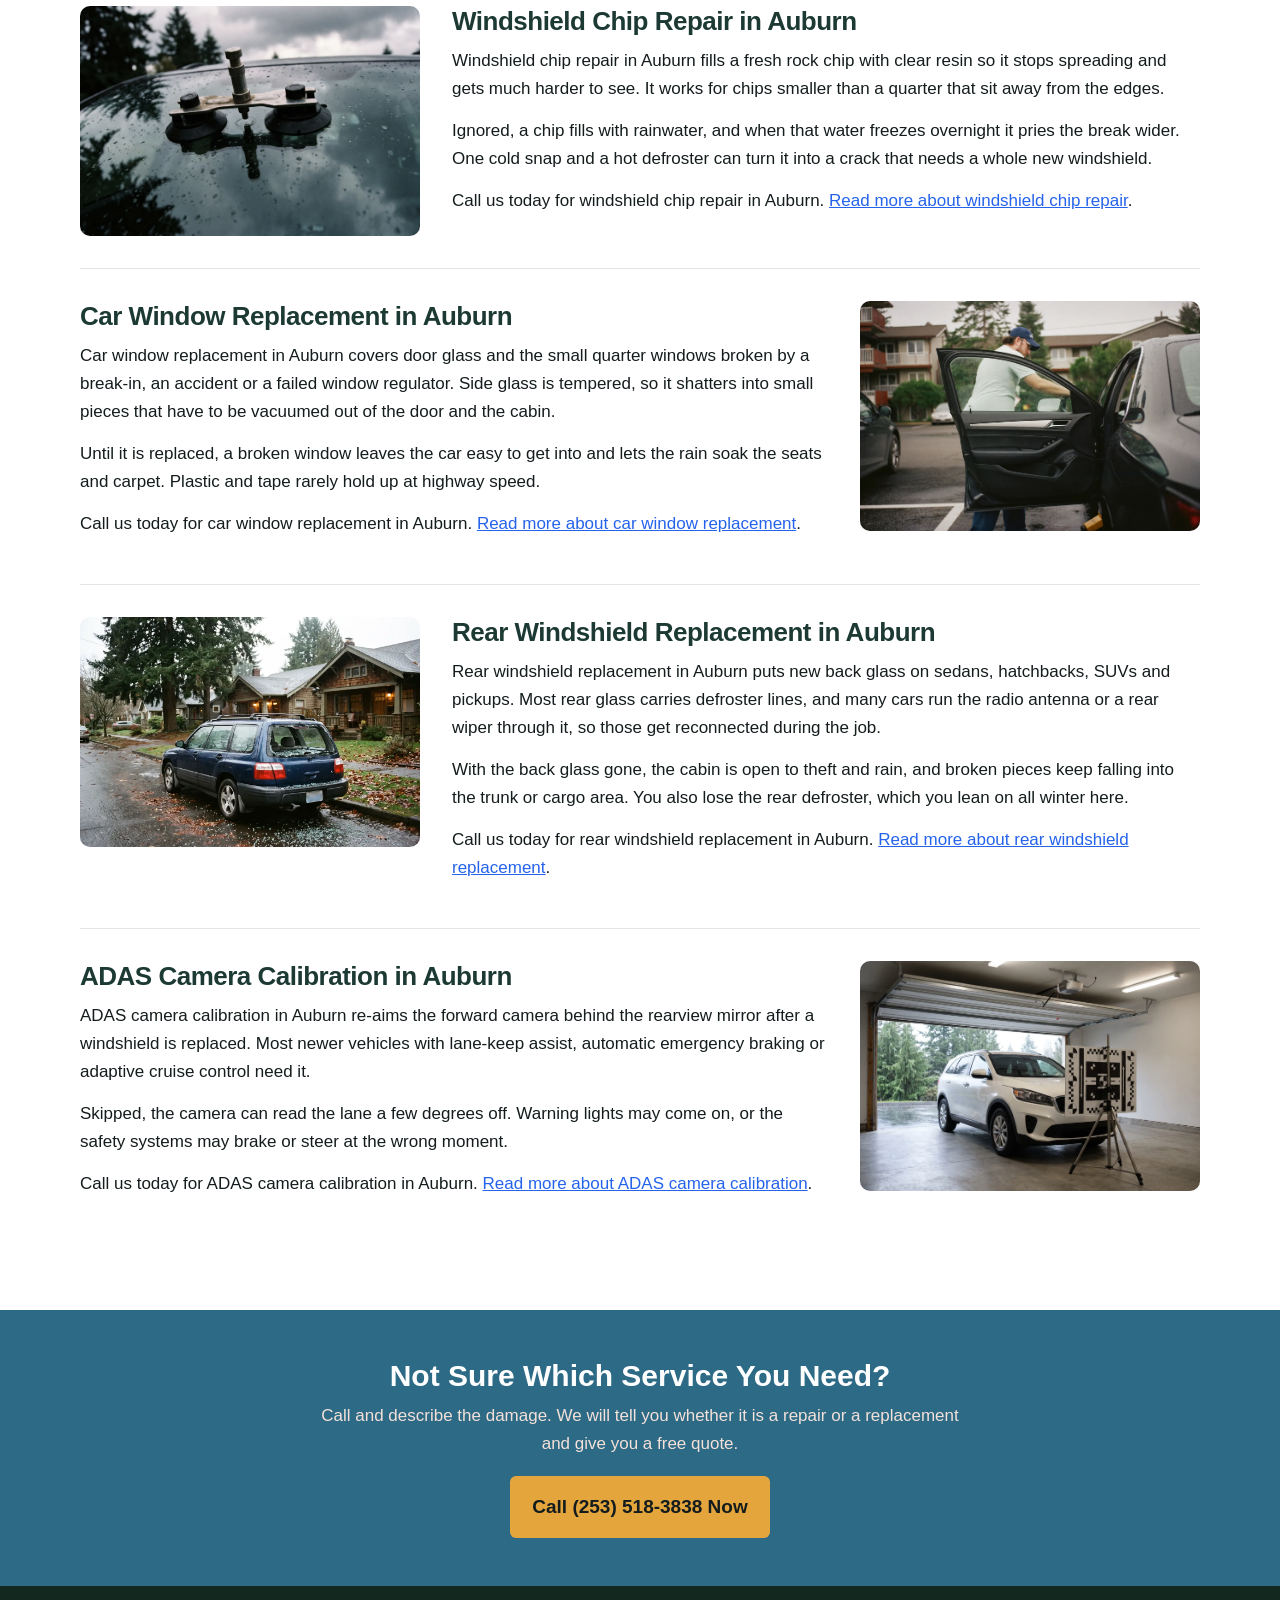
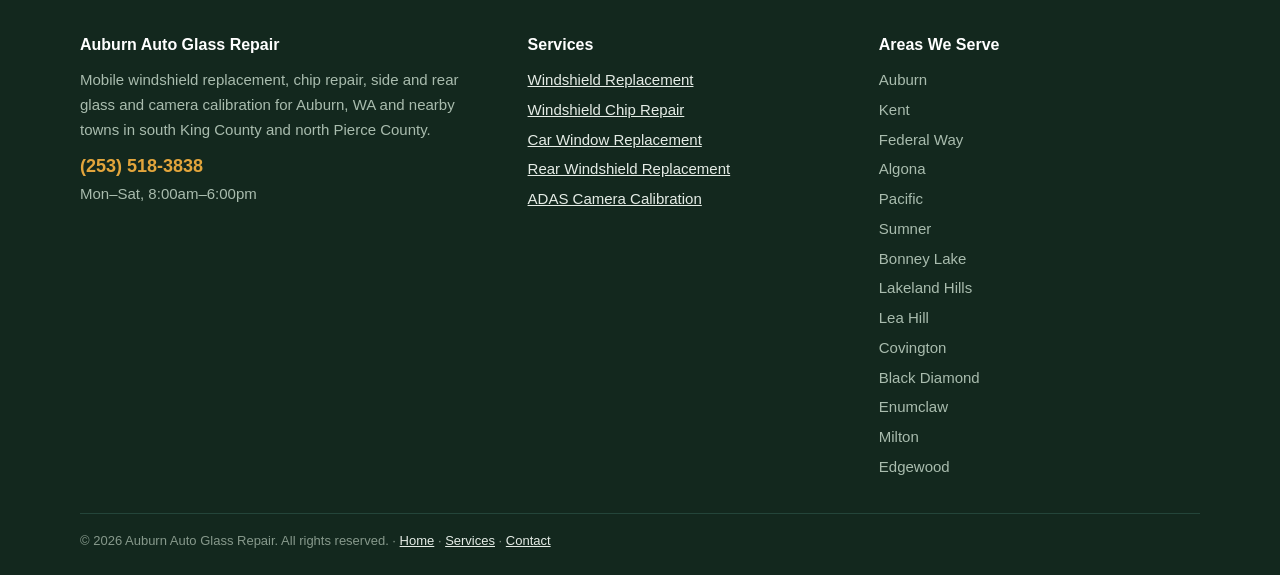
<file: services.html>
<!DOCTYPE html>
<html lang="en">
<head>
<meta charset="utf-8">
<meta name="viewport" content="width=device-width, initial-scale=1">
<title>Auto Glass Services in Auburn, WA | Mobile Service</title>
<meta name="description" content="Windshield replacement, chip repair, car windows, rear glass and ADAS calibration in Auburn, WA. Mobile service at your home or work.">
<link rel="canonical" href="https://www.auburnwaautoglassrepair.com/services.html">
<meta property="og:title" content="Auto Glass Services in Auburn, WA | Mobile Service">
<meta property="og:description" content="Windshield replacement, chip repair, car windows, rear glass and ADAS calibration in Auburn, WA. Mobile service at your home or work.">
<meta property="og:type" content="website">
<meta property="og:url" content="https://www.auburnwaautoglassrepair.com/services.html">
<meta property="og:image" content="https://www.auburnwaautoglassrepair.com/car-door-window-replacement-auburn-apartment.webp">
<link rel="stylesheet" href="styles.css">
<script type="application/ld+json">{
 "@context": "https://schema.org",
 "@type": "LocalBusiness",
 "name": "Auburn Auto Glass Repair",
 "telephone": "(253) 518-3838",
 "url": "https://www.auburnwaautoglassrepair.com/",
 "image": "https://www.auburnwaautoglassrepair.com/auburn-windshield-replacement-driveway.webp",
 "address": {
  "@type": "PostalAddress",
  "streetAddress": "205 S Division St Suite C",
  "addressLocality": "Auburn",
  "addressRegion": "WA",
  "postalCode": "98001",
  "addressCountry": "US"
 },
 "areaServed": [
  "Auburn, WA",
  "Kent, WA",
  "Federal Way, WA",
  "Algona, WA",
  "Pacific, WA",
  "Sumner, WA",
  "Bonney Lake, WA",
  "Lakeland Hills, WA",
  "Lea Hill, WA",
  "Covington, WA",
  "Black Diamond, WA",
  "Enumclaw, WA",
  "Milton, WA",
  "Edgewood, WA"
 ],
 "description": "Auto glass services in Auburn, WA",
 "openingHours": "Mo-Sa 08:00-18:00"
}</script>
<script type="application/ld+json">{
 "@context": "https://schema.org",
 "@type": "Service",
 "serviceType": "Windshield Replacement",
 "areaServed": "Auburn, WA",
 "provider": {
  "@type": "LocalBusiness",
  "name": "Auburn Auto Glass Repair"
 }
}</script>
<script type="application/ld+json">{
 "@context": "https://schema.org",
 "@type": "Service",
 "serviceType": "Windshield Chip Repair",
 "areaServed": "Auburn, WA",
 "provider": {
  "@type": "LocalBusiness",
  "name": "Auburn Auto Glass Repair"
 }
}</script>
<script type="application/ld+json">{
 "@context": "https://schema.org",
 "@type": "Service",
 "serviceType": "Car Window Replacement",
 "areaServed": "Auburn, WA",
 "provider": {
  "@type": "LocalBusiness",
  "name": "Auburn Auto Glass Repair"
 }
}</script>
<script type="application/ld+json">{
 "@context": "https://schema.org",
 "@type": "Service",
 "serviceType": "Rear Windshield Replacement",
 "areaServed": "Auburn, WA",
 "provider": {
  "@type": "LocalBusiness",
  "name": "Auburn Auto Glass Repair"
 }
}</script>
<script type="application/ld+json">{
 "@context": "https://schema.org",
 "@type": "Service",
 "serviceType": "ADAS Camera Calibration",
 "areaServed": "Auburn, WA",
 "provider": {
  "@type": "LocalBusiness",
  "name": "Auburn Auto Glass Repair"
 }
}</script>
</head>
<body>
<!-- NAV -->
<header class="nav">
  <div class="wrap nav-in">
    <a class="brand" href="/">Auburn<span>Auto Glass Repair</span></a>
    <ul class="links">
      <li><a href="/">Home</a></li>
      <li><a href="services.html">Services</a></li>
      <li><a href="windshield-replacement-auburn.html">Windshields</a></li>
      <li><a href="windshield-chip-repair-auburn.html">Chip Repair</a></li>
      <li><a href="contact.html">Contact</a></li>
    </ul>
    <a class="nav-call" href="tel:+12535183838">&#9742; (253) 518-3838</a>
  </div>
</header>
<!-- HERO -->
<section class="hero">
  <div class="wrap hero-grid">
    <div>
      <span class="tag">Our Services &middot; Auburn, WA</span>
      <h1>Auto Glass Services in Auburn, WA</h1>
      <p class="lead">Auburn Auto Glass Repair handles five kinds of glass work, all done where your car is parked. Find yours below. Most callers start with &ldquo;Is this a repair or a whole new windshield?&rdquo; and that is a fine place to start.</p>
      <ul class="hero-points"><li>Mobile service across south King and north Pierce County</li><li>Free quotes before any work</li><li>Help with insurance claims</li></ul>
      <div class="call-big">
        <a class="btn btn-sun" href="tel:+12535183838">Call (253) 518-3838 for a Free Quote</a>
        <small>Mobile service &middot; Mon&ndash;Sat 8am&ndash;6pm</small>
      </div>
    </div>
    <div>
      <form class="quote" action="https://formspree.io/f/xkjroddd" method="POST">
        <h2>Get a Free Auto Glass Quote</h2>
        <p class="sub">Takes about a minute. We call or text back the same business day.</p>
        <input type="hidden" name="_subject" value="New lead - Auto Glass Auburn WA (services)">
        <div class="field"><label for="q-name">Name</label><input id="q-name" name="name" type="text" autocomplete="name" required></div>
        <div class="field"><label for="q-phone">Best Phone Number</label><input id="q-phone" name="phone" type="tel" autocomplete="tel" placeholder="(253) 000-0000" required></div>
        <div class="field"><label for="q-vehicle">Year, Make and Model</label><input id="q-vehicle" name="vehicle" type="text" placeholder="e.g. 2019 Subaru Outback"></div>
        <div class="field"><label for="q-service">Service</label><select id="q-service" name="service"><option value="">Choose a service&hellip;</option><option>Windshield Replacement</option><option>Windshield Chip Repair</option><option>Car Window Replacement</option><option>Rear Windshield Replacement</option><option>ADAS Camera Calibration</option><option>Something else / not sure</option></select></div>
        <div class="field"><label for="q-details">Describe the Damage</label><textarea id="q-details" name="details" placeholder="Example: rock chip on SR 18, now a crack about 6 inches long"></textarea></div>
        <input type="text" name="_gotcha" style="display:none" tabindex="-1" autocomplete="off">
        <button type="submit">Send My Free Quote Request</button>
        <p class="alt">Rather talk? Call <a href="tel:+12535183838">(253) 518-3838</a></p>
      </form>
    </div>
  </div>
</section>
<div class="band short"><img src="shattered-auto-glass-impact.webp" alt="Auto glass repair in Auburn for shattered glass with an impact hole" width="1600" height="900"></div>
<section class="sec alt"><div class="wrap"><div class="svc"><div><h2>Windshield Replacement in Auburn</h2><p>Windshield replacement in Auburn is the fix for a crack longer than about six inches, a break at the edge of the glass, or damage in the driver&rsquo;s view. It suits anyone whose windshield can no longer be safely repaired.</p><p>Left alone, a long crack keeps running with every frosty morning, pothole and blast of the defroster. It also scatters headlight glare on wet roads after dark, which makes a rainy drive home on SR 167 harder than it needs to be.</p><p>Call us today for windshield replacement in Auburn. <a class="body-link" href="windshield-replacement-auburn.html" style="color: #2563eb; text-decoration: underline;">Read more about windshield replacement</a>.</p></div><img src="cracked-windshield-glass-spreading.webp" alt="Windshield replacement in Auburn for a crack across the glass" loading="lazy" width="600" height="400"></div><div class="svc"><div><h2>Windshield Chip Repair in Auburn</h2><p>Windshield chip repair in Auburn fills a fresh rock chip with clear resin so it stops spreading and gets much harder to see. It works for chips smaller than a quarter that sit away from the edges.</p><p>Ignored, a chip fills with rainwater, and when that water freezes overnight it pries the break wider. One cold snap and a hot defroster can turn it into a crack that needs a whole new windshield.</p><p>Call us today for windshield chip repair in Auburn. <a class="body-link" href="windshield-chip-repair-auburn.html" style="color: #2563eb; text-decoration: underline;">Read more about windshield chip repair</a>.</p></div><img src="windshield-chip-repair-tool-rain-evergreen.webp" alt="Windshield chip repair in Auburn with a resin injector" loading="lazy" width="600" height="400"></div><div class="svc"><div><h2>Car Window Replacement in Auburn</h2><p>Car window replacement in Auburn covers door glass and the small quarter windows broken by a break-in, an accident or a failed window regulator. Side glass is tempered, so it shatters into small pieces that have to be vacuumed out of the door and the cabin.</p><p>Until it is replaced, a broken window leaves the car easy to get into and lets the rain soak the seats and carpet. Plastic and tape rarely hold up at highway speed.</p><p>Call us today for car window replacement in Auburn. <a class="body-link" href="car-window-replacement-auburn.html" style="color: #2563eb; text-decoration: underline;">Read more about car window replacement</a>.</p></div><img src="car-door-window-replacement-auburn-apartment.webp" alt="Car window replacement on a sedan door in Auburn" loading="lazy" width="600" height="400"></div><div class="svc"><div><h2>Rear Windshield Replacement in Auburn</h2><p>Rear windshield replacement in Auburn puts new back glass on sedans, hatchbacks, SUVs and pickups. Most rear glass carries defroster lines, and many cars run the radio antenna or a rear wiper through it, so those get reconnected during the job.</p><p>With the back glass gone, the cabin is open to theft and rain, and broken pieces keep falling into the trunk or cargo area. You also lose the rear defroster, which you lean on all winter here.</p><p>Call us today for rear windshield replacement in Auburn. <a class="body-link" href="rear-windshield-replacement-auburn.html" style="color: #2563eb; text-decoration: underline;">Read more about rear windshield replacement</a>.</p></div><img src="rear-windshield-shattered-auburn-street.webp" alt="Rear windshield replacement in Auburn after the back glass shattered" loading="lazy" width="600" height="400"></div><div class="svc"><div><h2>ADAS Camera Calibration in Auburn</h2><p>ADAS camera calibration in Auburn re-aims the forward camera behind the rearview mirror after a windshield is replaced. Most newer vehicles with lane-keep assist, automatic emergency braking or adaptive cruise control need it.</p><p>Skipped, the camera can read the lane a few degrees off. Warning lights may come on, or the safety systems may brake or steer at the wrong moment.</p><p>Call us today for ADAS camera calibration in Auburn. <a class="body-link" href="adas-calibration-auburn.html" style="color: #2563eb; text-decoration: underline;">Read more about ADAS camera calibration</a>.</p></div><img src="adas-camera-calibration-garage-auburn.webp" alt="ADAS camera calibration in Auburn after a new windshield" loading="lazy" width="600" height="400"></div></div></section>
<!-- CTA -->
<section class="cta">
  <div class="wrap">
    <h2>Not Sure Which Service You Need?</h2>
    <p>Call and describe the damage. We will tell you whether it is a repair or a replacement and give you a free quote.</p>
    <a class="btn btn-pine" href="tel:+12535183838">Call (253) 518-3838 Now</a>
  </div>
</section>
<!-- FOOTER -->
<footer class="foot">
  <div class="wrap">
    <div class="foot-grid">
      <div>
        <h4>Auburn Auto Glass Repair</h4>
        <p>Mobile windshield replacement, chip repair, side and rear glass and camera calibration for Auburn, WA and nearby towns in south King County and north Pierce County.</p>
        <p style="margin-top:10px;"><a class="tel" href="tel:+12535183838">(253) 518-3838</a></p>
        <p>Mon&ndash;Sat, 8:00am&ndash;6:00pm</p>
      </div>
      <div>
        <h4>Services</h4>
        <ul><li><a href="windshield-replacement-auburn.html">Windshield Replacement</a></li><li><a href="windshield-chip-repair-auburn.html">Windshield Chip Repair</a></li><li><a href="car-window-replacement-auburn.html">Car Window Replacement</a></li><li><a href="rear-windshield-replacement-auburn.html">Rear Windshield Replacement</a></li><li><a href="adas-calibration-auburn.html">ADAS Camera Calibration</a></li></ul>
      </div>
      <div>
        <h4>Areas We Serve</h4>
        <ul><li>Auburn</li><li>Kent</li><li>Federal Way</li><li>Algona</li><li>Pacific</li><li>Sumner</li><li>Bonney Lake</li><li>Lakeland Hills</li><li>Lea Hill</li><li>Covington</li><li>Black Diamond</li><li>Enumclaw</li><li>Milton</li><li>Edgewood</li></ul>
      </div>
    </div>
    <p class="copy">&copy; 2026 Auburn Auto Glass Repair. All rights reserved. &middot; <a href="/">Home</a> &middot; <a href="services.html">Services</a> &middot; <a href="contact.html">Contact</a></p>
  </div>
</footer>
</body>
</html>
</file>
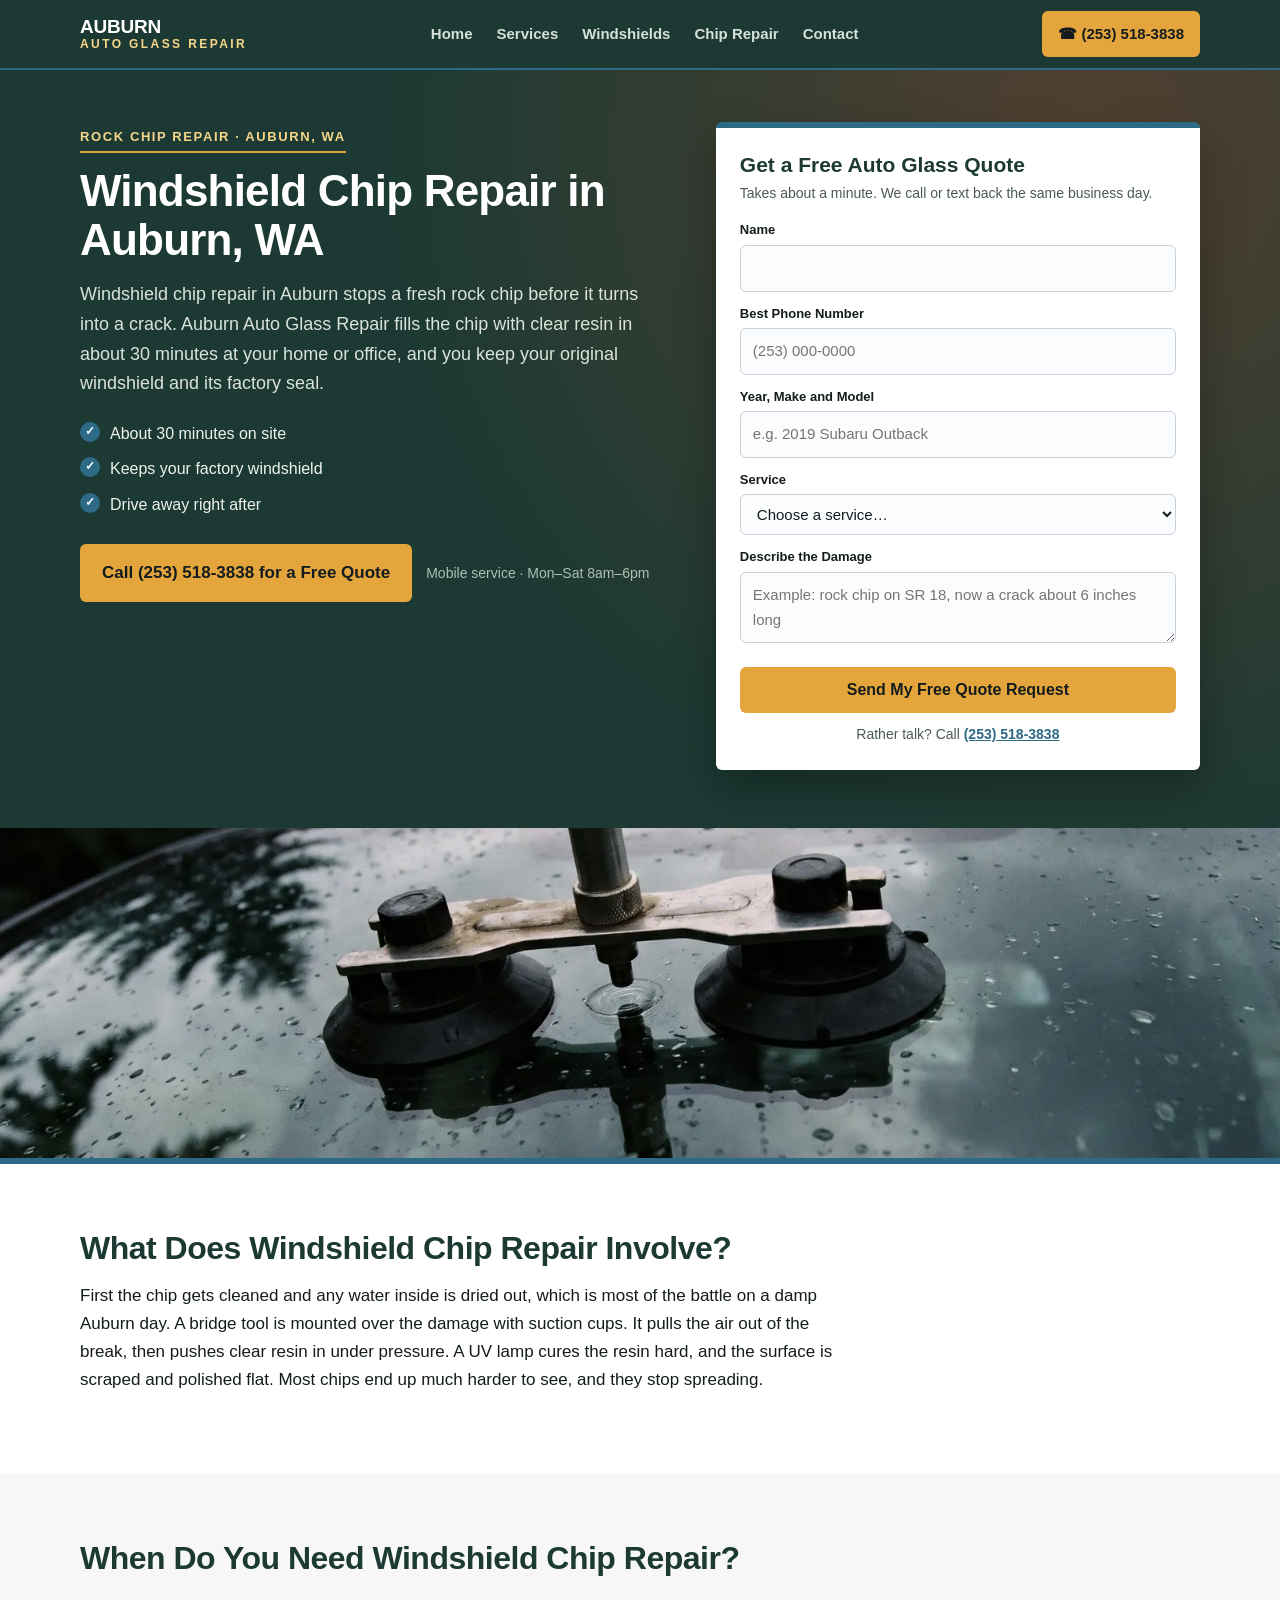
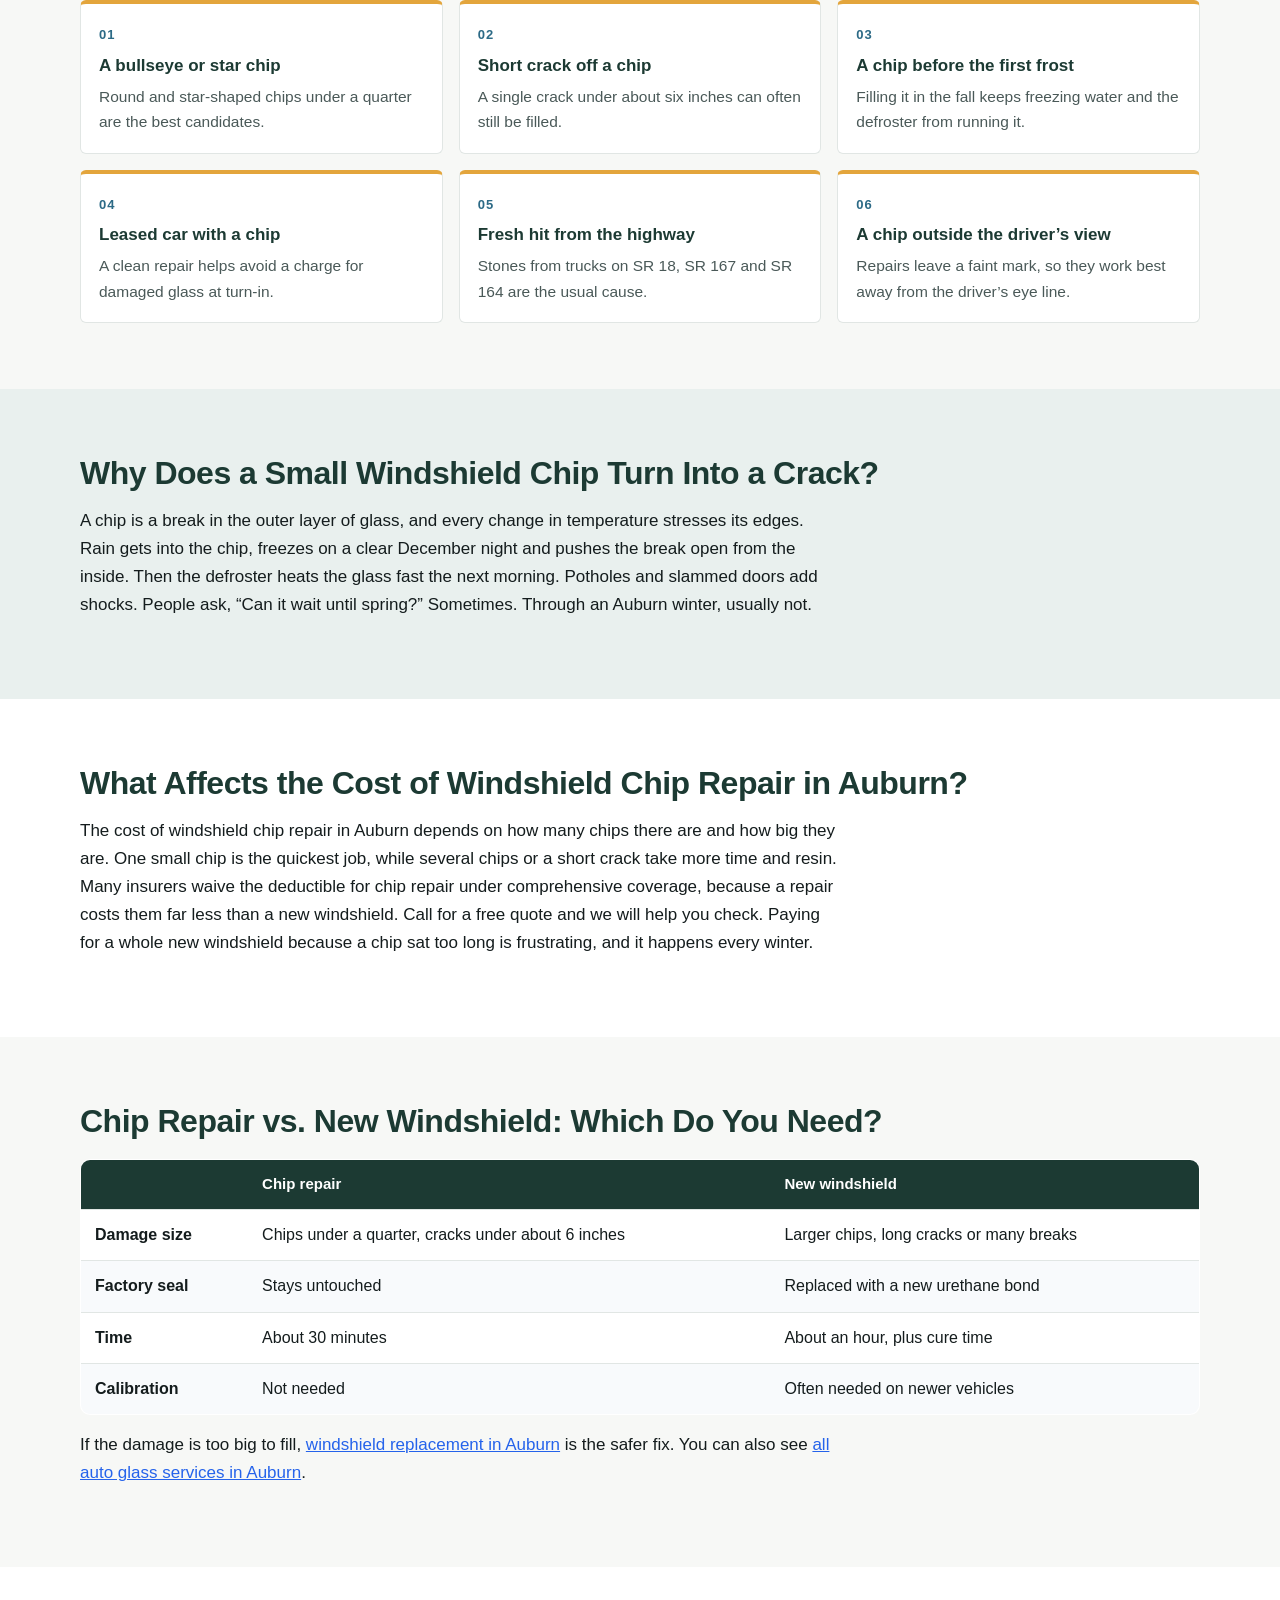
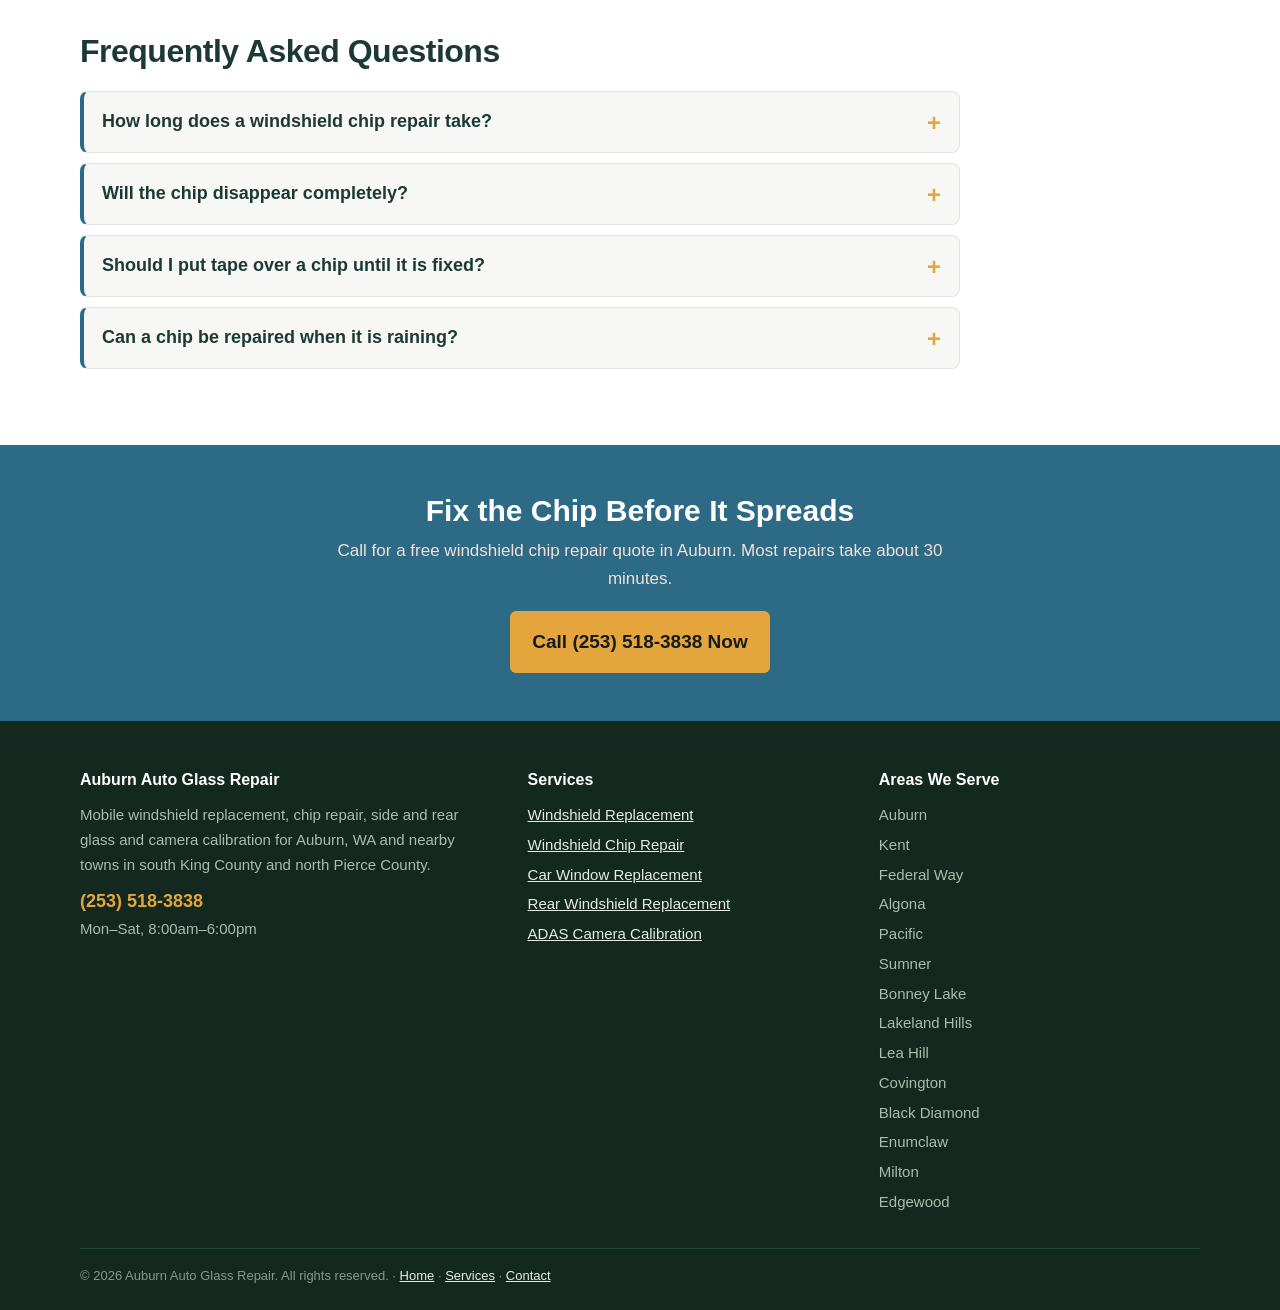
<file: windshield-chip-repair-auburn.html>
<!DOCTYPE html>
<html lang="en">
<head>
<meta charset="utf-8">
<meta name="viewport" content="width=device-width, initial-scale=1">
<title>Windshield Chip Repair in Auburn, WA | Free Quote</title>
<meta name="description" content="Windshield chip repair in Auburn, WA. Resin fills rock chips in about 30 minutes at your home or office, before the cold turns them into cracks.">
<link rel="canonical" href="https://www.auburnwaautoglassrepair.com/windshield-chip-repair-auburn.html">
<meta property="og:title" content="Windshield Chip Repair in Auburn, WA | Free Quote">
<meta property="og:description" content="Windshield chip repair in Auburn, WA. Resin fills rock chips in about 30 minutes at your home or office, before the cold turns them into cracks.">
<meta property="og:type" content="website">
<meta property="og:url" content="https://www.auburnwaautoglassrepair.com/windshield-chip-repair-auburn.html">
<meta property="og:image" content="https://www.auburnwaautoglassrepair.com/windshield-chip-repair-tool-rain-evergreen.webp">
<link rel="stylesheet" href="styles.css">
<script type="application/ld+json">{
 "@context": "https://schema.org",
 "@type": "LocalBusiness",
 "name": "Auburn Auto Glass Repair",
 "telephone": "(253) 518-3838",
 "url": "https://www.auburnwaautoglassrepair.com/",
 "image": "https://www.auburnwaautoglassrepair.com/auburn-windshield-replacement-driveway.webp",
 "address": {
  "@type": "PostalAddress",
  "streetAddress": "205 S Division St Suite C",
  "addressLocality": "Auburn",
  "addressRegion": "WA",
  "postalCode": "98001",
  "addressCountry": "US"
 },
 "areaServed": [
  "Auburn, WA",
  "Kent, WA",
  "Federal Way, WA",
  "Algona, WA",
  "Pacific, WA",
  "Sumner, WA",
  "Bonney Lake, WA",
  "Lakeland Hills, WA",
  "Lea Hill, WA",
  "Covington, WA",
  "Black Diamond, WA",
  "Enumclaw, WA",
  "Milton, WA",
  "Edgewood, WA"
 ],
 "description": "Windshield Chip Repair in Auburn, WA",
 "openingHours": "Mo-Sa 08:00-18:00"
}</script>
<script type="application/ld+json">{
 "@context": "https://schema.org",
 "@type": "FAQPage",
 "mainEntity": [
  {
   "@type": "Question",
   "name": "How long does a windshield chip repair take?",
   "acceptedAnswer": {
    "@type": "Answer",
    "text": "Most chip repairs take about 30 minutes on site, and you can drive right away. The resin is cured with UV light, so there is no waiting for it to dry."
   }
  },
  {
   "@type": "Question",
   "name": "Will the chip disappear completely?",
   "acceptedAnswer": {
    "@type": "Answer",
    "text": "Usually it gets much harder to see, but a faint mark often stays. The main goal is to stop the chip from spreading and give the glass back its strength."
   }
  },
  {
   "@type": "Question",
   "name": "Should I put tape over a chip until it is fixed?",
   "acceptedAnswer": {
    "@type": "Answer",
    "text": "Clear tape over the chip keeps rain and grit out until the repair. On cold mornings, ease the defroster up slowly instead of starting on full heat so the chip does not run."
   }
  },
  {
   "@type": "Question",
   "name": "Can a chip be repaired when it is raining?",
   "acceptedAnswer": {
    "@type": "Answer",
    "text": "Yes, as long as the chip is dried out first and the glass stays dry during the repair. The technician works under a garage, carport or cover so water does not get trapped under the resin."
   }
  }
 ]
}</script>
</head>
<body>
<!-- NAV -->
<header class="nav">
  <div class="wrap nav-in">
    <a class="brand" href="/">Auburn<span>Auto Glass Repair</span></a>
    <ul class="links">
      <li><a href="/">Home</a></li>
      <li><a href="services.html">Services</a></li>
      <li><a href="windshield-replacement-auburn.html">Windshields</a></li>
      <li><a href="windshield-chip-repair-auburn.html">Chip Repair</a></li>
      <li><a href="contact.html">Contact</a></li>
    </ul>
    <a class="nav-call" href="tel:+12535183838">&#9742; (253) 518-3838</a>
  </div>
</header>
<!-- HERO -->
<section class="hero">
  <div class="wrap hero-grid">
    <div>
      <span class="tag">Rock Chip Repair &middot; Auburn, WA</span>
      <h1>Windshield Chip Repair in Auburn, WA</h1>
      <p class="lead">Windshield chip repair in Auburn stops a fresh rock chip before it turns into a crack. Auburn Auto Glass Repair fills the chip with clear resin in about 30 minutes at your home or office, and you keep your original windshield and its factory seal.</p>
      <ul class="hero-points"><li>About 30 minutes on site</li><li>Keeps your factory windshield</li><li>Drive away right after</li></ul>
      <div class="call-big">
        <a class="btn btn-sun" href="tel:+12535183838">Call (253) 518-3838 for a Free Quote</a>
        <small>Mobile service &middot; Mon&ndash;Sat 8am&ndash;6pm</small>
      </div>
    </div>
    <div>
      <form class="quote" action="https://formspree.io/f/xkjroddd" method="POST">
        <h2>Get a Free Auto Glass Quote</h2>
        <p class="sub">Takes about a minute. We call or text back the same business day.</p>
        <input type="hidden" name="_subject" value="New lead - Auto Glass Auburn WA (Windshield Chip Repair)">
        <div class="field"><label for="q-name">Name</label><input id="q-name" name="name" type="text" autocomplete="name" required></div>
        <div class="field"><label for="q-phone">Best Phone Number</label><input id="q-phone" name="phone" type="tel" autocomplete="tel" placeholder="(253) 000-0000" required></div>
        <div class="field"><label for="q-vehicle">Year, Make and Model</label><input id="q-vehicle" name="vehicle" type="text" placeholder="e.g. 2019 Subaru Outback"></div>
        <div class="field"><label for="q-service">Service</label><select id="q-service" name="service"><option value="">Choose a service&hellip;</option><option>Windshield Replacement</option><option>Windshield Chip Repair</option><option>Car Window Replacement</option><option>Rear Windshield Replacement</option><option>ADAS Camera Calibration</option><option>Something else / not sure</option></select></div>
        <div class="field"><label for="q-details">Describe the Damage</label><textarea id="q-details" name="details" placeholder="Example: rock chip on SR 18, now a crack about 6 inches long"></textarea></div>
        <input type="text" name="_gotcha" style="display:none" tabindex="-1" autocomplete="off">
        <button type="submit">Send My Free Quote Request</button>
        <p class="alt">Rather talk? Call <a href="tel:+12535183838">(253) 518-3838</a></p>
      </form>
    </div>
  </div>
</section>
<div class="band short"><img src="windshield-chip-repair-tool-rain-evergreen.webp" alt="Windshield chip repair in Auburn with a bridge tool on rain-beaded glass" width="1600" height="900"></div>

<section class="sec alt">
  <div class="wrap">
    <h2>What Does Windshield Chip Repair Involve?</h2>
    <p>First the chip gets cleaned and any water inside is dried out, which is most of the battle on a damp Auburn day. A bridge tool is mounted over the damage with suction cups. It pulls the air out of the break, then pushes clear resin in under pressure. A UV lamp cures the resin hard, and the surface is scraped and polished flat. Most chips end up much harder to see, and they stop spreading.</p>
  </div>
</section>

<section class="sec">
  <div class="wrap">
    <h2>When Do You Need Windshield Chip Repair?</h2>
    <div class="signs"><div class="sign"><strong>A bullseye or star chip</strong><p>Round and star-shaped chips under a quarter are the best candidates.</p></div><div class="sign"><strong>Short crack off a chip</strong><p>A single crack under about six inches can often still be filled.</p></div><div class="sign"><strong>A chip before the first frost</strong><p>Filling it in the fall keeps freezing water and the defroster from running it.</p></div><div class="sign"><strong>Leased car with a chip</strong><p>A clean repair helps avoid a charge for damaged glass at turn-in.</p></div><div class="sign"><strong>Fresh hit from the highway</strong><p>Stones from trucks on SR 18, SR 167 and SR 164 are the usual cause.</p></div><div class="sign"><strong>A chip outside the driver&rsquo;s view</strong><p>Repairs leave a faint mark, so they work best away from the driver&rsquo;s eye line.</p></div></div>
  </div>
</section>

<section class="sec coq">
  <div class="wrap">
    <h2>Why Does a Small Windshield Chip Turn Into a Crack?</h2>
    <p>A chip is a break in the outer layer of glass, and every change in temperature stresses its edges. Rain gets into the chip, freezes on a clear December night and pushes the break open from the inside. Then the defroster heats the glass fast the next morning. Potholes and slammed doors add shocks. People ask, &ldquo;Can it wait until spring?&rdquo; Sometimes. Through an Auburn winter, usually not.</p>
  </div>
</section>

<section class="sec alt">
  <div class="wrap">
    <h2>What Affects the Cost of Windshield Chip Repair in Auburn?</h2>
    <p>The cost of windshield chip repair in Auburn depends on how many chips there are and how big they are. One small chip is the quickest job, while several chips or a short crack take more time and resin. Many insurers waive the deductible for chip repair under comprehensive coverage, because a repair costs them far less than a new windshield. Call for a free quote and we will help you check. Paying for a whole new windshield because a chip sat too long is frustrating, and it happens every winter.</p>
  </div>
</section>

<section class="sec">
  <div class="wrap">
    <h2>Chip Repair vs. New Windshield: Which Do You Need?</h2>
    <table class="cmp"><thead><tr><th></th><th>Chip repair</th><th>New windshield</th></tr></thead><tbody><tr><td><strong>Damage size</strong></td><td>Chips under a quarter, cracks under about 6 inches</td><td>Larger chips, long cracks or many breaks</td></tr><tr><td><strong>Factory seal</strong></td><td>Stays untouched</td><td>Replaced with a new urethane bond</td></tr><tr><td><strong>Time</strong></td><td>About 30 minutes</td><td>About an hour, plus cure time</td></tr><tr><td><strong>Calibration</strong></td><td>Not needed</td><td>Often needed on newer vehicles</td></tr></tbody></table>
    <p style="margin-top:16px;">If the damage is too big to fill, <a class="body-link" href="windshield-replacement-auburn.html" style="color: #2563eb; text-decoration: underline;">windshield replacement in Auburn</a> is the safer fix. You can also see <a class="body-link" href="services.html" style="color: #2563eb; text-decoration: underline;">all auto glass services in Auburn</a>.</p>
  </div>
</section>

<section class="sec alt">
  <div class="wrap">
    <h2>Frequently Asked Questions</h2>
    <div class="faq"><details><summary><h3>How long does a windshield chip repair take?</h3></summary><div class="ans"><p>Most chip repairs take about 30 minutes on site, and you can drive right away. The resin is cured with UV light, so there is no waiting for it to dry.</p></div></details><details><summary><h3>Will the chip disappear completely?</h3></summary><div class="ans"><p>Usually it gets much harder to see, but a faint mark often stays. The main goal is to stop the chip from spreading and give the glass back its strength.</p></div></details><details><summary><h3>Should I put tape over a chip until it is fixed?</h3></summary><div class="ans"><p>Clear tape over the chip keeps rain and grit out until the repair. On cold mornings, ease the defroster up slowly instead of starting on full heat so the chip does not run.</p></div></details><details><summary><h3>Can a chip be repaired when it is raining?</h3></summary><div class="ans"><p>Yes, as long as the chip is dried out first and the glass stays dry during the repair. The technician works under a garage, carport or cover so water does not get trapped under the resin.</p></div></details></div>
  </div>
</section>
<!-- CTA -->
<section class="cta">
  <div class="wrap">
    <h2>Fix the Chip Before It Spreads</h2>
    <p>Call for a free windshield chip repair quote in Auburn. Most repairs take about 30 minutes.</p>
    <a class="btn btn-pine" href="tel:+12535183838">Call (253) 518-3838 Now</a>
  </div>
</section>
<!-- FOOTER -->
<footer class="foot">
  <div class="wrap">
    <div class="foot-grid">
      <div>
        <h4>Auburn Auto Glass Repair</h4>
        <p>Mobile windshield replacement, chip repair, side and rear glass and camera calibration for Auburn, WA and nearby towns in south King County and north Pierce County.</p>
        <p style="margin-top:10px;"><a class="tel" href="tel:+12535183838">(253) 518-3838</a></p>
        <p>Mon&ndash;Sat, 8:00am&ndash;6:00pm</p>
      </div>
      <div>
        <h4>Services</h4>
        <ul><li><a href="windshield-replacement-auburn.html">Windshield Replacement</a></li><li><a href="windshield-chip-repair-auburn.html">Windshield Chip Repair</a></li><li><a href="car-window-replacement-auburn.html">Car Window Replacement</a></li><li><a href="rear-windshield-replacement-auburn.html">Rear Windshield Replacement</a></li><li><a href="adas-calibration-auburn.html">ADAS Camera Calibration</a></li></ul>
      </div>
      <div>
        <h4>Areas We Serve</h4>
        <ul><li>Auburn</li><li>Kent</li><li>Federal Way</li><li>Algona</li><li>Pacific</li><li>Sumner</li><li>Bonney Lake</li><li>Lakeland Hills</li><li>Lea Hill</li><li>Covington</li><li>Black Diamond</li><li>Enumclaw</li><li>Milton</li><li>Edgewood</li></ul>
      </div>
    </div>
    <p class="copy">&copy; 2026 Auburn Auto Glass Repair. All rights reserved. &middot; <a href="/">Home</a> &middot; <a href="services.html">Services</a> &middot; <a href="contact.html">Contact</a></p>
  </div>
</footer>
</body>
</html>
</file>
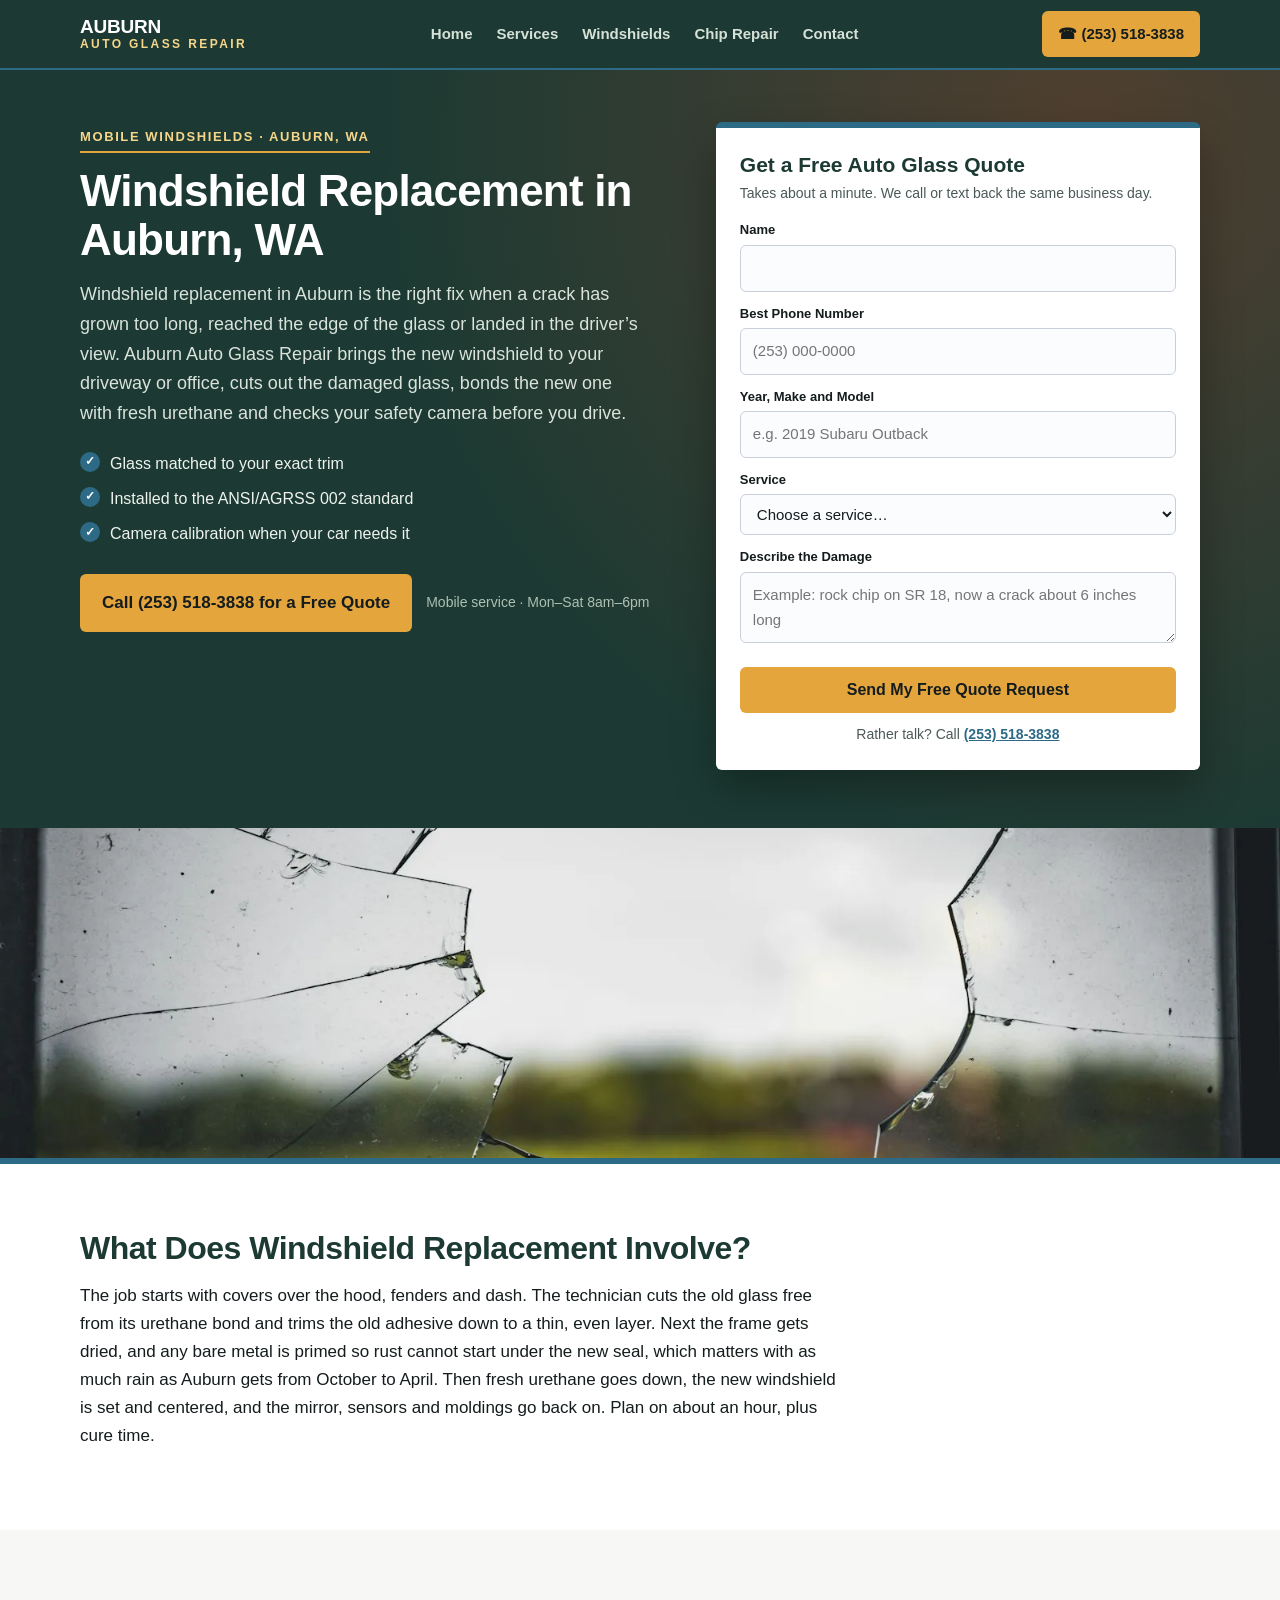
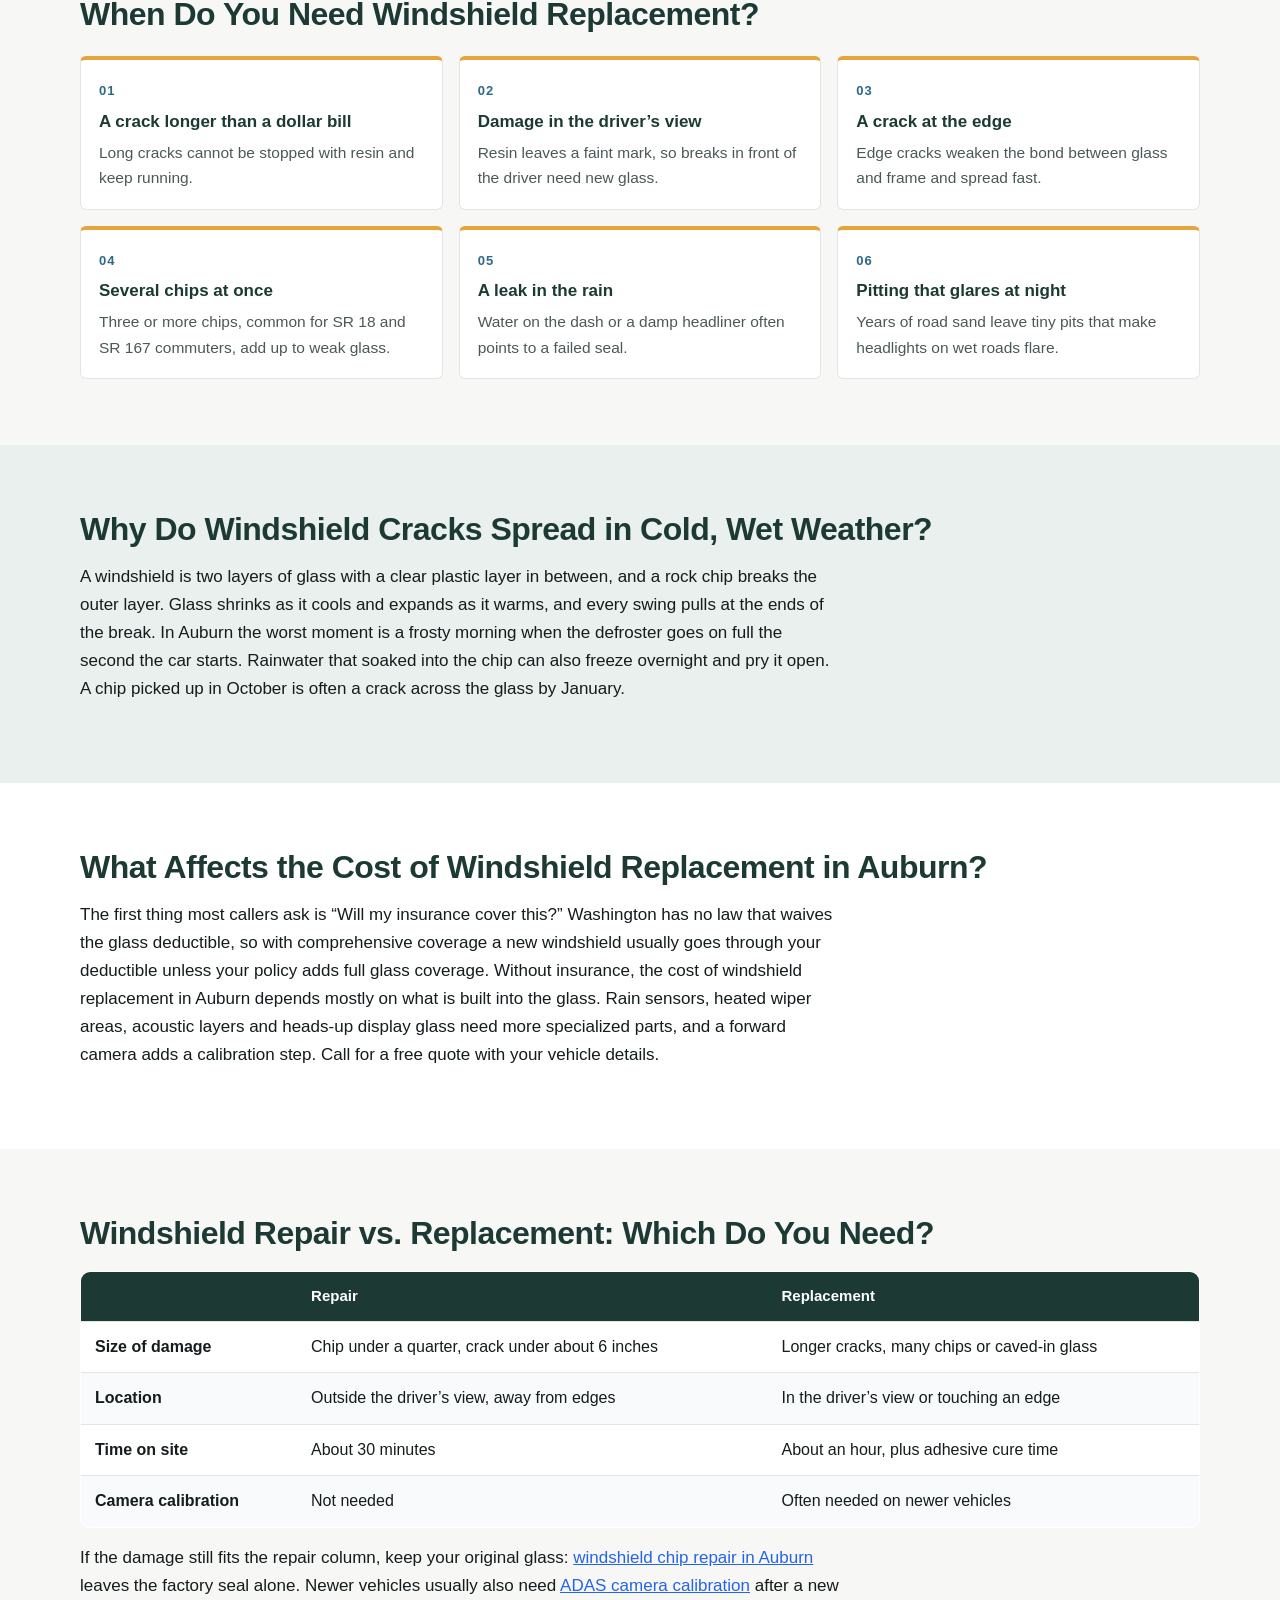
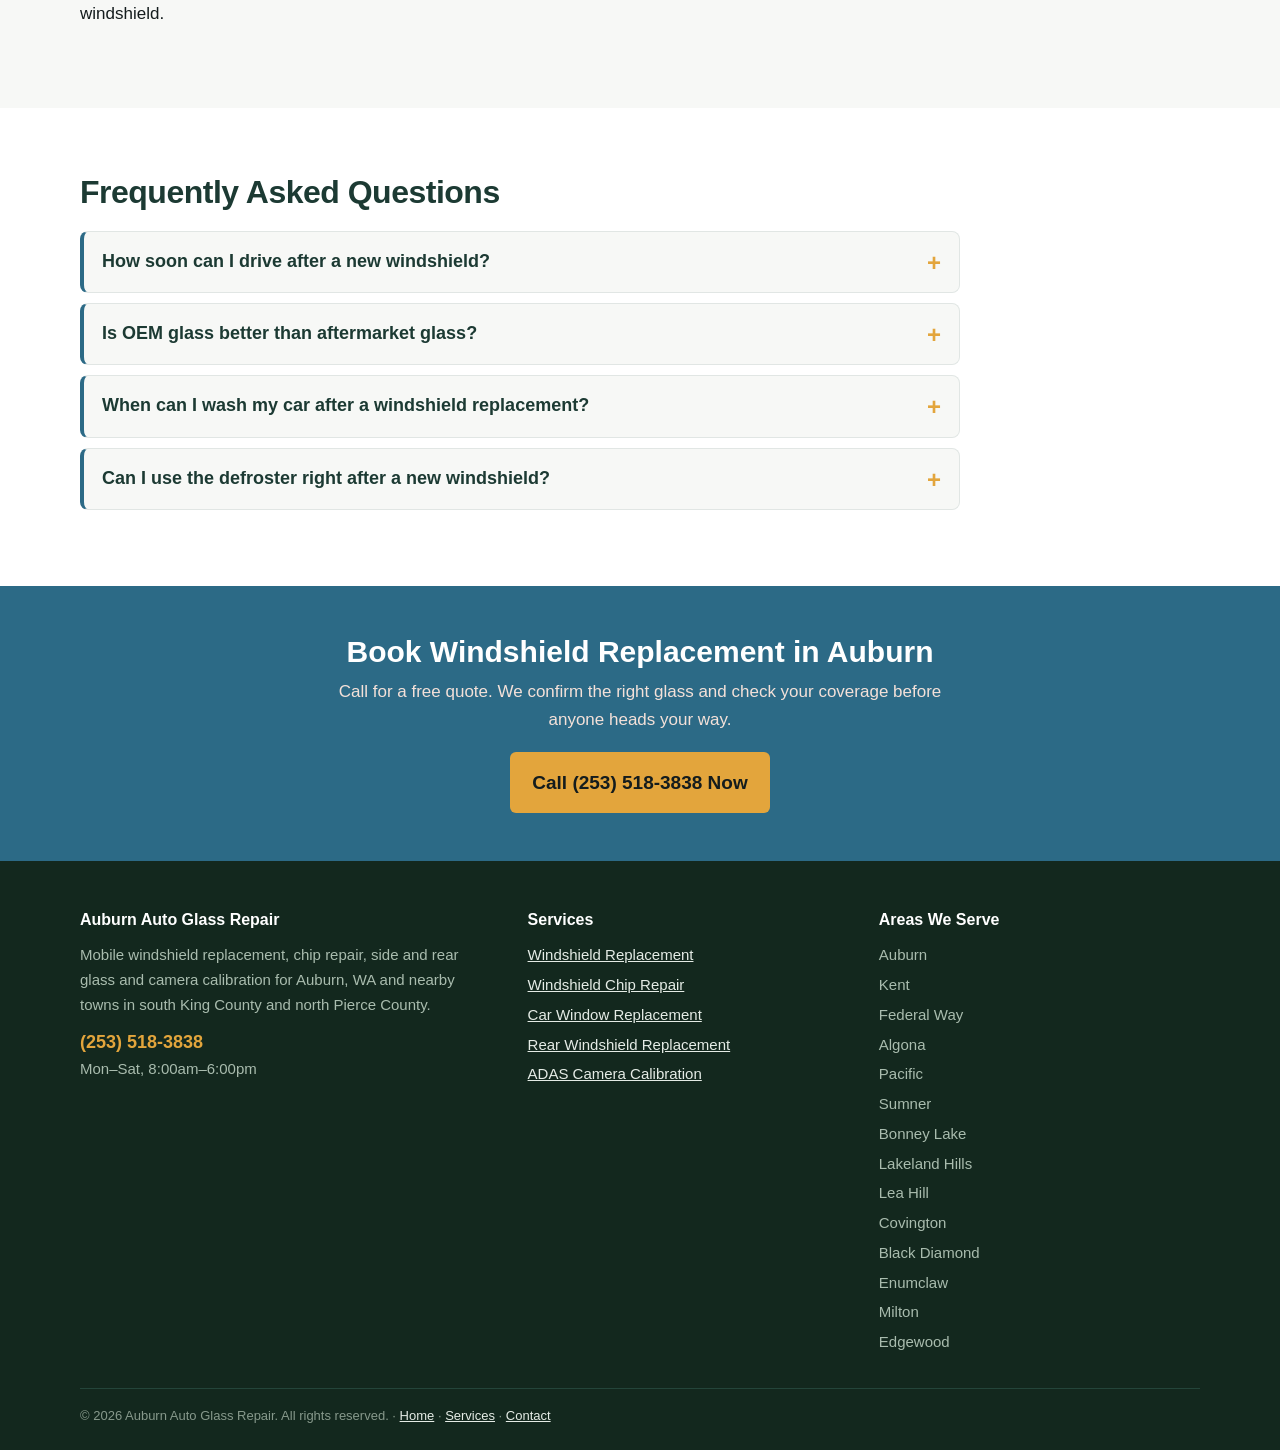
<file: windshield-replacement-auburn.html>
<!DOCTYPE html>
<html lang="en">
<head>
<meta charset="utf-8">
<meta name="viewport" content="width=device-width, initial-scale=1">
<title>Windshield Replacement in Auburn, WA | Mobile Service</title>
<meta name="description" content="Mobile windshield replacement in Auburn, WA. Glass matched to your trim, installed to a written standard, with camera calibration. Free quotes.">
<link rel="canonical" href="https://www.auburnwaautoglassrepair.com/windshield-replacement-auburn.html">
<meta property="og:title" content="Windshield Replacement in Auburn, WA | Mobile Service">
<meta property="og:description" content="Mobile windshield replacement in Auburn, WA. Glass matched to your trim, installed to a written standard, with camera calibration. Free quotes.">
<meta property="og:type" content="website">
<meta property="og:url" content="https://www.auburnwaautoglassrepair.com/windshield-replacement-auburn.html">
<meta property="og:image" content="https://www.auburnwaautoglassrepair.com/cracked-windshield-glass-spreading.webp">
<link rel="stylesheet" href="styles.css">
<script type="application/ld+json">{
 "@context": "https://schema.org",
 "@type": "LocalBusiness",
 "name": "Auburn Auto Glass Repair",
 "telephone": "(253) 518-3838",
 "url": "https://www.auburnwaautoglassrepair.com/",
 "image": "https://www.auburnwaautoglassrepair.com/auburn-windshield-replacement-driveway.webp",
 "address": {
  "@type": "PostalAddress",
  "streetAddress": "205 S Division St Suite C",
  "addressLocality": "Auburn",
  "addressRegion": "WA",
  "postalCode": "98001",
  "addressCountry": "US"
 },
 "areaServed": [
  "Auburn, WA",
  "Kent, WA",
  "Federal Way, WA",
  "Algona, WA",
  "Pacific, WA",
  "Sumner, WA",
  "Bonney Lake, WA",
  "Lakeland Hills, WA",
  "Lea Hill, WA",
  "Covington, WA",
  "Black Diamond, WA",
  "Enumclaw, WA",
  "Milton, WA",
  "Edgewood, WA"
 ],
 "description": "Windshield Replacement in Auburn, WA",
 "openingHours": "Mo-Sa 08:00-18:00"
}</script>
<script type="application/ld+json">{
 "@context": "https://schema.org",
 "@type": "FAQPage",
 "mainEntity": [
  {
   "@type": "Question",
   "name": "How soon can I drive after a new windshield?",
   "acceptedAnswer": {
    "@type": "Answer",
    "text": "Most urethane adhesives reach safe drive-away strength in one to three hours, and cold weather keeps it toward the long end. The technician gives you the exact time before leaving. Driving too soon can let the glass shift or weaken the bond the airbag relies on."
   }
  },
  {
   "@type": "Question",
   "name": "Is OEM glass better than aftermarket glass?",
   "acceptedAnswer": {
    "@type": "Answer",
    "text": "OEM glass comes from the same supplier that made your original windshield. Good aftermarket glass meets the same federal safety rules, but on cars with cameras or heads-up displays OEM glass can make calibration easier. We tell you which options fit your vehicle and your insurance."
   }
  },
  {
   "@type": "Question",
   "name": "When can I wash my car after a windshield replacement?",
   "acceptedAnswer": {
    "@type": "Answer",
    "text": "Wait at least a day before a car wash, and keep pressure washers away from the edges of the glass for a couple of days so the new seal is not disturbed. Normal rain is fine once the car is ready to drive."
   }
  },
  {
   "@type": "Question",
   "name": "Can I use the defroster right after a new windshield?",
   "acceptedAnswer": {
    "@type": "Answer",
    "text": "Yes, once the technician says the car is ready to drive. For the first few days, start it on a low setting instead of blasting hot air at cold glass."
   }
  }
 ]
}</script>
</head>
<body>
<!-- NAV -->
<header class="nav">
  <div class="wrap nav-in">
    <a class="brand" href="/">Auburn<span>Auto Glass Repair</span></a>
    <ul class="links">
      <li><a href="/">Home</a></li>
      <li><a href="services.html">Services</a></li>
      <li><a href="windshield-replacement-auburn.html">Windshields</a></li>
      <li><a href="windshield-chip-repair-auburn.html">Chip Repair</a></li>
      <li><a href="contact.html">Contact</a></li>
    </ul>
    <a class="nav-call" href="tel:+12535183838">&#9742; (253) 518-3838</a>
  </div>
</header>
<!-- HERO -->
<section class="hero">
  <div class="wrap hero-grid">
    <div>
      <span class="tag">Mobile Windshields &middot; Auburn, WA</span>
      <h1>Windshield Replacement in Auburn, WA</h1>
      <p class="lead">Windshield replacement in Auburn is the right fix when a crack has grown too long, reached the edge of the glass or landed in the driver&rsquo;s view. Auburn Auto Glass Repair brings the new windshield to your driveway or office, cuts out the damaged glass, bonds the new one with fresh urethane and checks your safety camera before you drive.</p>
      <ul class="hero-points"><li>Glass matched to your exact trim</li><li>Installed to the ANSI/AGRSS 002 standard</li><li>Camera calibration when your car needs it</li></ul>
      <div class="call-big">
        <a class="btn btn-sun" href="tel:+12535183838">Call (253) 518-3838 for a Free Quote</a>
        <small>Mobile service &middot; Mon&ndash;Sat 8am&ndash;6pm</small>
      </div>
    </div>
    <div>
      <form class="quote" action="https://formspree.io/f/xkjroddd" method="POST">
        <h2>Get a Free Auto Glass Quote</h2>
        <p class="sub">Takes about a minute. We call or text back the same business day.</p>
        <input type="hidden" name="_subject" value="New lead - Auto Glass Auburn WA (Windshield Replacement)">
        <div class="field"><label for="q-name">Name</label><input id="q-name" name="name" type="text" autocomplete="name" required></div>
        <div class="field"><label for="q-phone">Best Phone Number</label><input id="q-phone" name="phone" type="tel" autocomplete="tel" placeholder="(253) 000-0000" required></div>
        <div class="field"><label for="q-vehicle">Year, Make and Model</label><input id="q-vehicle" name="vehicle" type="text" placeholder="e.g. 2019 Subaru Outback"></div>
        <div class="field"><label for="q-service">Service</label><select id="q-service" name="service"><option value="">Choose a service&hellip;</option><option>Windshield Replacement</option><option>Windshield Chip Repair</option><option>Car Window Replacement</option><option>Rear Windshield Replacement</option><option>ADAS Camera Calibration</option><option>Something else / not sure</option></select></div>
        <div class="field"><label for="q-details">Describe the Damage</label><textarea id="q-details" name="details" placeholder="Example: rock chip on SR 18, now a crack about 6 inches long"></textarea></div>
        <input type="text" name="_gotcha" style="display:none" tabindex="-1" autocomplete="off">
        <button type="submit">Send My Free Quote Request</button>
        <p class="alt">Rather talk? Call <a href="tel:+12535183838">(253) 518-3838</a></p>
      </form>
    </div>
  </div>
</section>
<div class="band short"><img src="cracked-windshield-glass-spreading.webp" alt="Windshield replacement in Auburn for glass with a long crack" width="1600" height="900"></div>

<section class="sec alt">
  <div class="wrap">
    <h2>What Does Windshield Replacement Involve?</h2>
    <p>The job starts with covers over the hood, fenders and dash. The technician cuts the old glass free from its urethane bond and trims the old adhesive down to a thin, even layer. Next the frame gets dried, and any bare metal is primed so rust cannot start under the new seal, which matters with as much rain as Auburn gets from October to April. Then fresh urethane goes down, the new windshield is set and centered, and the mirror, sensors and moldings go back on. Plan on about an hour, plus cure time.</p>
  </div>
</section>

<section class="sec">
  <div class="wrap">
    <h2>When Do You Need Windshield Replacement?</h2>
    <div class="signs"><div class="sign"><strong>A crack longer than a dollar bill</strong><p>Long cracks cannot be stopped with resin and keep running.</p></div><div class="sign"><strong>Damage in the driver&rsquo;s view</strong><p>Resin leaves a faint mark, so breaks in front of the driver need new glass.</p></div><div class="sign"><strong>A crack at the edge</strong><p>Edge cracks weaken the bond between glass and frame and spread fast.</p></div><div class="sign"><strong>Several chips at once</strong><p>Three or more chips, common for SR 18 and SR 167 commuters, add up to weak glass.</p></div><div class="sign"><strong>A leak in the rain</strong><p>Water on the dash or a damp headliner often points to a failed seal.</p></div><div class="sign"><strong>Pitting that glares at night</strong><p>Years of road sand leave tiny pits that make headlights on wet roads flare.</p></div></div>
  </div>
</section>

<section class="sec coq">
  <div class="wrap">
    <h2>Why Do Windshield Cracks Spread in Cold, Wet Weather?</h2>
    <p>A windshield is two layers of glass with a clear plastic layer in between, and a rock chip breaks the outer layer. Glass shrinks as it cools and expands as it warms, and every swing pulls at the ends of the break. In Auburn the worst moment is a frosty morning when the defroster goes on full the second the car starts. Rainwater that soaked into the chip can also freeze overnight and pry it open. A chip picked up in October is often a crack across the glass by January.</p>
  </div>
</section>

<section class="sec alt">
  <div class="wrap">
    <h2>What Affects the Cost of Windshield Replacement in Auburn?</h2>
    <p>The first thing most callers ask is &ldquo;Will my insurance cover this?&rdquo; Washington has no law that waives the glass deductible, so with comprehensive coverage a new windshield usually goes through your deductible unless your policy adds full glass coverage. Without insurance, the cost of windshield replacement in Auburn depends mostly on what is built into the glass. Rain sensors, heated wiper areas, acoustic layers and heads-up display glass need more specialized parts, and a forward camera adds a calibration step. Call for a free quote with your vehicle details.</p>
  </div>
</section>

<section class="sec">
  <div class="wrap">
    <h2>Windshield Repair vs. Replacement: Which Do You Need?</h2>
    <table class="cmp"><thead><tr><th></th><th>Repair</th><th>Replacement</th></tr></thead><tbody><tr><td><strong>Size of damage</strong></td><td>Chip under a quarter, crack under about 6 inches</td><td>Longer cracks, many chips or caved-in glass</td></tr><tr><td><strong>Location</strong></td><td>Outside the driver&rsquo;s view, away from edges</td><td>In the driver&rsquo;s view or touching an edge</td></tr><tr><td><strong>Time on site</strong></td><td>About 30 minutes</td><td>About an hour, plus adhesive cure time</td></tr><tr><td><strong>Camera calibration</strong></td><td>Not needed</td><td>Often needed on newer vehicles</td></tr></tbody></table>
    <p style="margin-top:16px;">If the damage still fits the repair column, keep your original glass: <a class="body-link" href="windshield-chip-repair-auburn.html" style="color: #2563eb; text-decoration: underline;">windshield chip repair in Auburn</a> leaves the factory seal alone. Newer vehicles usually also need <a class="body-link" href="adas-calibration-auburn.html" style="color: #2563eb; text-decoration: underline;">ADAS camera calibration</a> after a new windshield.</p>
  </div>
</section>

<section class="sec alt">
  <div class="wrap">
    <h2>Frequently Asked Questions</h2>
    <div class="faq"><details><summary><h3>How soon can I drive after a new windshield?</h3></summary><div class="ans"><p>Most urethane adhesives reach safe drive-away strength in one to three hours, and cold weather keeps it toward the long end. The technician gives you the exact time before leaving. Driving too soon can let the glass shift or weaken the bond the airbag relies on.</p></div></details><details><summary><h3>Is OEM glass better than aftermarket glass?</h3></summary><div class="ans"><p>OEM glass comes from the same supplier that made your original windshield. Good aftermarket glass meets the same federal safety rules, but on cars with cameras or heads-up displays OEM glass can make calibration easier. We tell you which options fit your vehicle and your insurance.</p></div></details><details><summary><h3>When can I wash my car after a windshield replacement?</h3></summary><div class="ans"><p>Wait at least a day before a car wash, and keep pressure washers away from the edges of the glass for a couple of days so the new seal is not disturbed. Normal rain is fine once the car is ready to drive.</p></div></details><details><summary><h3>Can I use the defroster right after a new windshield?</h3></summary><div class="ans"><p>Yes, once the technician says the car is ready to drive. For the first few days, start it on a low setting instead of blasting hot air at cold glass.</p></div></details></div>
  </div>
</section>
<!-- CTA -->
<section class="cta">
  <div class="wrap">
    <h2>Book Windshield Replacement in Auburn</h2>
    <p>Call for a free quote. We confirm the right glass and check your coverage before anyone heads your way.</p>
    <a class="btn btn-pine" href="tel:+12535183838">Call (253) 518-3838 Now</a>
  </div>
</section>
<!-- FOOTER -->
<footer class="foot">
  <div class="wrap">
    <div class="foot-grid">
      <div>
        <h4>Auburn Auto Glass Repair</h4>
        <p>Mobile windshield replacement, chip repair, side and rear glass and camera calibration for Auburn, WA and nearby towns in south King County and north Pierce County.</p>
        <p style="margin-top:10px;"><a class="tel" href="tel:+12535183838">(253) 518-3838</a></p>
        <p>Mon&ndash;Sat, 8:00am&ndash;6:00pm</p>
      </div>
      <div>
        <h4>Services</h4>
        <ul><li><a href="windshield-replacement-auburn.html">Windshield Replacement</a></li><li><a href="windshield-chip-repair-auburn.html">Windshield Chip Repair</a></li><li><a href="car-window-replacement-auburn.html">Car Window Replacement</a></li><li><a href="rear-windshield-replacement-auburn.html">Rear Windshield Replacement</a></li><li><a href="adas-calibration-auburn.html">ADAS Camera Calibration</a></li></ul>
      </div>
      <div>
        <h4>Areas We Serve</h4>
        <ul><li>Auburn</li><li>Kent</li><li>Federal Way</li><li>Algona</li><li>Pacific</li><li>Sumner</li><li>Bonney Lake</li><li>Lakeland Hills</li><li>Lea Hill</li><li>Covington</li><li>Black Diamond</li><li>Enumclaw</li><li>Milton</li><li>Edgewood</li></ul>
      </div>
    </div>
    <p class="copy">&copy; 2026 Auburn Auto Glass Repair. All rights reserved. &middot; <a href="/">Home</a> &middot; <a href="services.html">Services</a> &middot; <a href="contact.html">Contact</a></p>
  </div>
</footer>
</body>
</html>
</file>
<file: styles.css>
/* Auburn Auto Glass Repair - styles.css */
:root{
  --ink:#141c1d;
  --navy:#1c3a33;
  --navy-2:#27503f;
  --teal:#2c6a86;
  --coral:#e3a53c;
  --coral-dark:#c58a22;
  --mist:#edf2f0;
  --paper:#f7f8f6;
  --muted:#4a5958;
  --line:#e1e6e4;
  --white:#ffffff;
  --radius:10px;
}
*{box-sizing:border-box;margin:0;padding:0}
html{-webkit-text-size-adjust:100%}
body{font-family:-apple-system,BlinkMacSystemFont,"Segoe UI",Roboto,Helvetica,Arial,sans-serif;color:var(--ink);background:var(--paper);line-height:1.65;font-size:17px}
img{max-width:100%;display:block}
a{color:inherit}
.wrap{max-width:1160px;margin:0 auto;padding:0 20px}

/* NAV */
.nav{position:sticky;top:0;z-index:50;background:var(--navy);box-shadow:0 2px 0 var(--teal)}
.nav-in{display:flex;align-items:center;justify-content:space-between;gap:16px;min-height:68px}
.brand{color:var(--white);text-decoration:none;font-weight:800;font-size:19px;letter-spacing:-.2px;line-height:1.1;text-transform:uppercase}
.brand span{display:block;color:#f6d68a;font-size:12px;letter-spacing:2.4px;font-weight:700}
.links{display:flex;gap:24px;list-style:none}
.links a{color:#d6e1d8;text-decoration:none;font-size:15px;font-weight:600}
.links a:hover{color:var(--white)}
.nav-call{background:var(--coral);color:var(--white);text-decoration:none;font-weight:800;padding:11px 16px;border-radius:6px;font-size:15px;white-space:nowrap}
.nav-call:hover{background:var(--coral-dark)}

/* HERO */
.hero{background:var(--navy);background-image:radial-gradient(circle at 85% 10%,rgba(168,72,42,.38) 0,rgba(168,72,42,0) 55%);color:var(--white);padding:54px 0 58px}
.hero-grid{display:grid;grid-template-columns:1.1fr .9fr;gap:44px;align-items:start}
.tag{display:inline-block;color:#f6d68a;font-size:13px;font-weight:800;letter-spacing:1.6px;text-transform:uppercase;margin-bottom:14px;border-bottom:2px solid var(--coral);padding-bottom:4px}
.hero h1{font-size:44px;line-height:1.1;font-weight:850;letter-spacing:-.8px;margin-bottom:16px}
.hero p.lead{font-size:18px;color:#d9e3db;max-width:560px;margin-bottom:22px}
.hero-points{list-style:none;margin:0 0 26px;display:grid;gap:9px}
.hero-points li{padding-left:30px;position:relative;color:#eef3ee;font-size:16px}
.hero-points li:before{content:"\2713";position:absolute;left:0;top:1px;width:20px;height:20px;border-radius:50%;background:var(--teal);color:var(--white);font-size:12px;font-weight:900;display:flex;align-items:center;justify-content:center}
.btn{display:inline-block;text-decoration:none;font-weight:800;border-radius:6px;padding:15px 22px;font-size:17px}
.btn-sun{background:var(--coral);color:var(--white)}
.btn-sun:hover{background:var(--coral-dark)}
.btn-pine{background:var(--navy);color:var(--white)}
.btn-pine:hover{background:var(--navy-2)}
.call-big{display:flex;align-items:center;gap:14px;flex-wrap:wrap}
.call-big small{color:#adc0b2;font-size:14px}

/* QUOTE CARD */
.quote{background:var(--white);color:var(--ink);border-radius:var(--radius);padding:24px;border-top:6px solid var(--coral);box-shadow:0 18px 44px rgba(0,0,0,.3)}
.quote h2{font-size:21px;line-height:1.25;margin-bottom:4px;color:var(--navy)}
.quote .sub{color:var(--muted);font-size:14px;margin-bottom:14px}
.field{margin-bottom:11px}
.field label{display:block;font-size:13px;font-weight:700;margin-bottom:4px;color:var(--ink)}
.field input,.field select,.field textarea{width:100%;font:inherit;font-size:15px;padding:10px 12px;border:1px solid #c9d0dc;border-radius:6px;background:#fbfcfe;color:var(--ink)}
.field textarea{min-height:70px;resize:vertical}
.quote button,.form-full button{width:100%;border:0;cursor:pointer;background:var(--coral);color:var(--white);font-weight:800;font-size:16px;padding:14px;border-radius:6px;margin-top:4px}
.quote button:hover,.form-full button:hover{background:var(--coral-dark)}
.quote .alt{font-size:14px;color:var(--muted);text-align:center;margin-top:10px}
.quote .alt a{color:var(--teal);font-weight:800}

/* PHOTO BAND */
.band{background:var(--navy);border-bottom:6px solid var(--teal)}
.band img{width:100%;height:440px;object-fit:cover}
.band.short img{height:330px}

/* SECTIONS */
.sec{padding:66px 0}
.sec.alt{background:var(--white)}
.sec.coq{background:var(--mist)}
.sec h2{font-size:32px;line-height:1.18;letter-spacing:-.5px;margin-bottom:14px;color:var(--navy)}
.sec h3{font-size:20px;line-height:1.3;margin:22px 0 8px;color:var(--ink)}
.sec p{margin-bottom:14px;max-width:760px}
.kicker{font-size:13px;font-weight:800;letter-spacing:1.6px;text-transform:uppercase;color:var(--coral);margin-bottom:8px}
.two{display:grid;grid-template-columns:.95fr 1.05fr;gap:46px;align-items:center}
.two img{border-radius:var(--radius);width:100%;height:auto;box-shadow:14px 14px 0 var(--mist)}
.body-link{color:#2563eb;text-decoration:underline}

/* SIGNS GRID */
.signs{display:grid;grid-template-columns:repeat(3,1fr);gap:16px;margin-top:22px;counter-reset:sg}
.sign{background:var(--white);border:1px solid var(--line);border-radius:var(--radius);padding:20px 18px 18px;position:relative;counter-increment:sg}
.sign:before{content:counter(sg,decimal-leading-zero);display:block;font-size:13px;font-weight:900;color:var(--teal);letter-spacing:1px;margin-bottom:6px}
.sec.alt .sign{background:var(--paper)}
.sign strong{display:block;margin-bottom:4px;color:var(--navy);font-size:17px}
.sign p{margin:0;font-size:15.5px;color:var(--muted)}

/* STEP CARDS (horizontal) */
.steps{list-style:none;margin-top:24px;display:grid;grid-template-columns:repeat(5,1fr);gap:14px}
.steps li{background:var(--white);border-radius:var(--radius);padding:44px 16px 18px;position:relative;border:1px solid var(--line)}
.steps li:before{content:attr(data-n);position:absolute;left:16px;top:12px;width:28px;height:28px;border-radius:6px;background:var(--coral);color:var(--white);font-weight:900;font-size:14px;display:flex;align-items:center;justify-content:center}
.steps strong{display:block;color:var(--navy);font-size:16.5px;margin-bottom:4px;line-height:1.3}
.steps p{margin:0;color:var(--muted);font-size:15px}
.steps.three{grid-template-columns:1fr;gap:12px}

/* CARDS */
.cards{display:grid;grid-template-columns:repeat(3,1fr);gap:20px;margin-top:26px}
.card{background:var(--white);border:1px solid var(--line);border-radius:var(--radius);overflow:hidden;text-decoration:none;color:var(--ink);display:flex;flex-direction:column}
.card img{width:100%;height:200px;object-fit:cover;border-bottom:4px solid var(--teal)}
.card .cb{padding:18px 18px 20px}
.card h3{margin:0 0 6px;font-size:19px;color:var(--navy)}
.card p{margin:0;font-size:15px;color:var(--muted)}
.card .more{display:inline-block;margin-top:10px;font-weight:800;color:var(--coral);font-size:15px}
.card:hover{box-shadow:0 10px 26px rgba(29,58,44,.16)}

/* WHY */
.why{display:grid;grid-template-columns:repeat(3,1fr);gap:20px;margin-top:22px}
.why div{background:var(--white);border:1px solid var(--line);border-top:5px solid var(--teal);border-radius:var(--radius);padding:22px}
.why strong{display:block;color:var(--navy);font-size:18px;margin-bottom:6px}
.why p{margin:0;font-size:15.5px;color:var(--muted)}

/* FIT */
.fit{display:grid;grid-template-columns:1fr 1fr;gap:20px;margin-top:20px}
.fit div{border-radius:var(--radius);padding:22px}
.fit h3{margin-top:0}
.fit ul{padding-left:20px}
.fit li{margin-bottom:6px}
.fit .yes{background:#e6f4ef;border:1px solid #bfe0d3}
.fit .no{background:#fbece7;border:1px solid #f0cbbf}

/* TABLE */
.cmp{width:100%;border-collapse:collapse;margin-top:18px;background:var(--white);border-radius:var(--radius);overflow:hidden;font-size:16px;border:1px solid var(--line)}
.cmp th,.cmp td{text-align:left;padding:12px 14px;border-bottom:1px solid var(--line);vertical-align:top}
.cmp th{background:var(--navy);color:var(--white);font-size:15px}
.cmp tr:nth-child(even) td{background:#f8fafc}
.cmp tr:last-child td{border-bottom:0}

/* FAQ */
.faq{margin-top:20px;max-width:880px}
.faq details{background:var(--white);border:1px solid var(--line);border-left:4px solid var(--teal);border-radius:8px;margin-bottom:10px;padding:0 18px}
.sec.alt .faq details{background:var(--paper)}
.faq summary{cursor:pointer;list-style:none;padding:16px 28px 16px 0;position:relative}
.faq summary::-webkit-details-marker{display:none}
.faq summary:after{content:"+";position:absolute;right:0;top:11px;font-size:24px;color:var(--coral);font-weight:800}
.faq details[open] summary:after{content:"\2013"}
.faq summary h3{display:inline;font-size:18px;margin:0;color:var(--navy)}
.faq .ans{padding:0 0 16px}
.faq .ans p{margin:0;color:var(--muted)}

/* SERVICES PAGE BLOCKS */
.svc{display:grid;grid-template-columns:1fr 340px;gap:32px;align-items:start;padding:32px 0;border-bottom:1px solid var(--line)}
.svc:nth-child(even){grid-template-columns:340px 1fr}
.svc:nth-child(even) img{order:-1}
.svc:last-child{border-bottom:0}
.svc img{border-radius:var(--radius);width:100%;height:230px;object-fit:cover}
.svc h2{font-size:26px;margin-bottom:10px}

/* MAP */
.note{max-width:680px;margin:0 auto 22px;padding:14px 18px;background:var(--mist);border-left:4px solid var(--coral);border-radius:8px;font-size:15px;color:var(--muted);text-align:left;line-height:1.6}
.mapbox{border-radius:var(--radius);overflow:hidden;box-shadow:0 8px 26px rgba(0,0,0,.12);max-width:980px;margin:0 auto}
.mapbox iframe{border:0;display:block;width:100%;height:420px}

/* CONTACT */
.info-grid{display:grid;grid-template-columns:1fr 1fr;gap:36px;align-items:start}
.info{background:var(--white);border:1px solid var(--line);border-radius:var(--radius);padding:24px}
.info dt{font-weight:800;color:var(--navy);margin-top:12px}
.info dt:first-child{margin-top:0}
.info dd{color:var(--muted)}
.form-full{background:var(--white);border:1px solid var(--line);border-top:6px solid var(--coral);border-radius:var(--radius);padding:24px}

/* CTA */
.cta{background:var(--teal);padding:48px 0;text-align:center;color:var(--white)}
.cta h2{font-size:30px;line-height:1.2;color:var(--white);margin-bottom:8px}
.cta p{color:#f4e1d9;margin:0 auto 18px;max-width:640px}
.cta .btn-pine{font-size:19px;background:var(--coral)}
.cta .btn-pine:hover{background:var(--coral-dark)}

/* FOOTER */
.foot{background:#13281e;color:#a9bcae;padding:46px 0 24px;font-size:15px}
.foot-grid{display:grid;grid-template-columns:1.3fr 1fr 1fr;gap:30px}
.foot h4{color:var(--white);font-size:16px;margin-bottom:10px}
.foot a{color:#e5ece6}
.foot ul{list-style:none}
.foot li{margin-bottom:5px}
.foot .tel{color:var(--coral);font-weight:800;font-size:18px;text-decoration:none}
.copy{border-top:1px solid #24453a;margin-top:28px;padding-top:16px;font-size:13px;color:#87998c}

/* RESPONSIVE */
@media (max-width:1020px){
  .steps{grid-template-columns:1fr 1fr}
}
@media (max-width:960px){
  .hero-grid,.two,.info-grid{grid-template-columns:1fr}
  .cards,.why,.signs{grid-template-columns:1fr 1fr}
  .svc,.svc:nth-child(even){grid-template-columns:1fr}
  .svc img,.svc:nth-child(even) img{order:-1}
  .foot-grid{grid-template-columns:1fr 1fr}
  .links{display:none}
}
@media (max-width:620px){
  body{font-size:16px}
  .hero{padding:34px 0 40px}
  .hero h1{font-size:31px}
  .sec{padding:46px 0}
  .sec h2{font-size:25px}
  .signs,.cards,.why,.fit,.foot-grid,.steps{grid-template-columns:1fr}
  .two img{box-shadow:none}
  .band img{height:240px}
  .band.short img{height:220px}
  .brand{font-size:16px}
  .brand span{font-size:10px;letter-spacing:1.6px}
  .nav-call{padding:9px 11px;font-size:14px}
  .cmp{font-size:14px}
  .cmp th,.cmp td{padding:9px 8px}
  .mapbox iframe{height:320px}
}

/* Auburn overrides: deep fir-green nav, amber buttons, rain-blue accents, squared cards with a top rule */
.nav-call,.btn-sun,.quote button,.form-full button,.cta .btn-pine{color:var(--ink)}
.steps li:before{color:var(--ink)}
.quote{border-radius:6px;border-top:6px solid var(--teal)}
.card,.why div,.sign,.info,.form-full{border-radius:6px}
.sec.coq{background:#e9f0ee}
.sec.coq .sign,.sec.coq .card{background:var(--white)}
.kicker,.card .more{color:var(--teal);letter-spacing:.1em}
.sign{border-top:4px solid var(--coral)}
.why div{border-top:4px solid var(--teal)}
</file>
